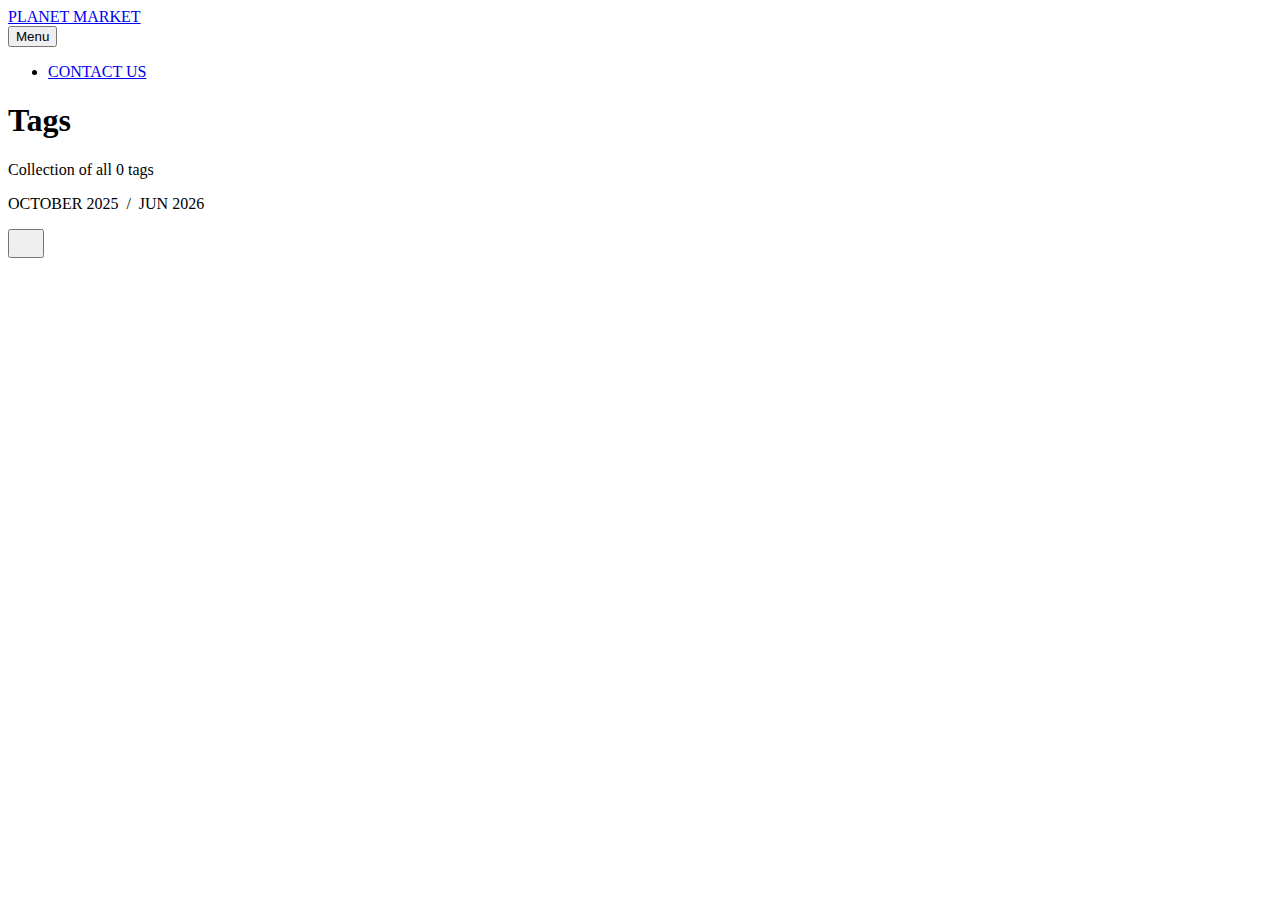
<file: tags/index.html>
<!DOCTYPE html>
<html lang="en-in">
    <head>
        <meta charset="utf-8">
        <meta http-equiv="X-UA-Compatible" content="IE=edge">
        <meta name="viewport" content="width=device-width, initial-scale=1">
            <title>All tags - PLANET MARKET </title>
        
        <meta name="robots" content="noindex,nofollow"> 
        <meta name="generator" content="Publii Open-Source CMS for Static Site">

        
        <link rel="alternate" type="application/atom+xml" href="https://Planetmarket.github.io/Planetmarket.github.io/feed.xml" title="PLANET MARKET  - RSS">
<link rel="alternate" type="application/json" href="https://Planetmarket.github.io/Planetmarket.github.io/feed.json" title="PLANET MARKET  - JSON">

        <meta property="og:title" content="PLANET MARKET "><meta property="og:site_name" content="PLANET MARKET "><meta property="og:description" content=""><meta property="og:url" content="https://Planetmarket.github.io/Planetmarket.github.io/tags/"><meta property="og:type" content="website">
        
        <link rel="stylesheet" href="https://Planetmarket.github.io/Planetmarket.github.io/assets/css/style.css">
        <script type="application/ld+json">{"@context":"http://schema.org","@type":"Organization","name":"PLANET MARKET ","url":"https://Planetmarket.github.io/Planetmarket.github.io/"}</script>
        <noscript>
            <style>
                img[loading] {
                    opacity: 1;
                }
            </style>
        </noscript>	
        
    </head>
    <body class="tags-template">
        <header class="top js-header">
   <a class="logo" href="https://Planetmarket.github.io/Planetmarket.github.io/">
         PLANET MARKET 
   </a>
         <nav class="navbar js-navbar">
            <button
               class="navbar__toggle js-toggle"
               aria-label="Menu"
               aria-haspopup="true"
               aria-expanded="false">
               <span class="navbar__toggle-box">
                  <span class="navbar__toggle-inner">Menu</span>
               </span>
            </button>
          <ul class="navbar__menu">
                   <li>
                     <a
                        href="https://Planetmarket.github.io/Planetmarket.github.io/join-us.html"
                           target="_self"
      >
                        CONTACT US 
                    </a>
      
               </li>
          </ul>
         </nav>
</header>
<main class="page page--tags">
   <div class="hero hero--noimage">
      <header class="hero__content ">
         <div class="wrapper">
            <h1>
               Tags 
            </h1>
            <p class="page__desc">
               Collection of all  0 tags
            </p>
         </div>
      </header>
   </div>
   <div class="wrapper">
      <ul class="feed feed--grid">
      </ul>
   </div>
</main>
<footer class="footer ">
    <div class="wrapper">
        
            <div class="footer__copyright">
                <p>OCTOBER 2025  /  JUN 2026 </p>
            </div>

        
            <button id="backToTop" class="footer__bttop" aria-label="Back to top" title="Back to top">
                <svg width="20" height="20">
                    <use xlink:href="https://Planetmarket.github.io/Planetmarket.github.io/assets/svg/svg-map.svg#toparrow"/>
                </svg>
            </button>
    </div>
</footer>

<script defer src="https://Planetmarket.github.io/Planetmarket.github.io/assets/js/scripts.min.js"></script>

<script>window.publiiThemeMenuConfig={mobileMenuMode:'overlay',animationSpeed:300,submenuWidth: 240,doubleClickTime:500,mobileMenuExpandableSubmenus:true,relatedContainerForOverlayMenuSelector:'.top'};</script>





</body>
</html>
</file>
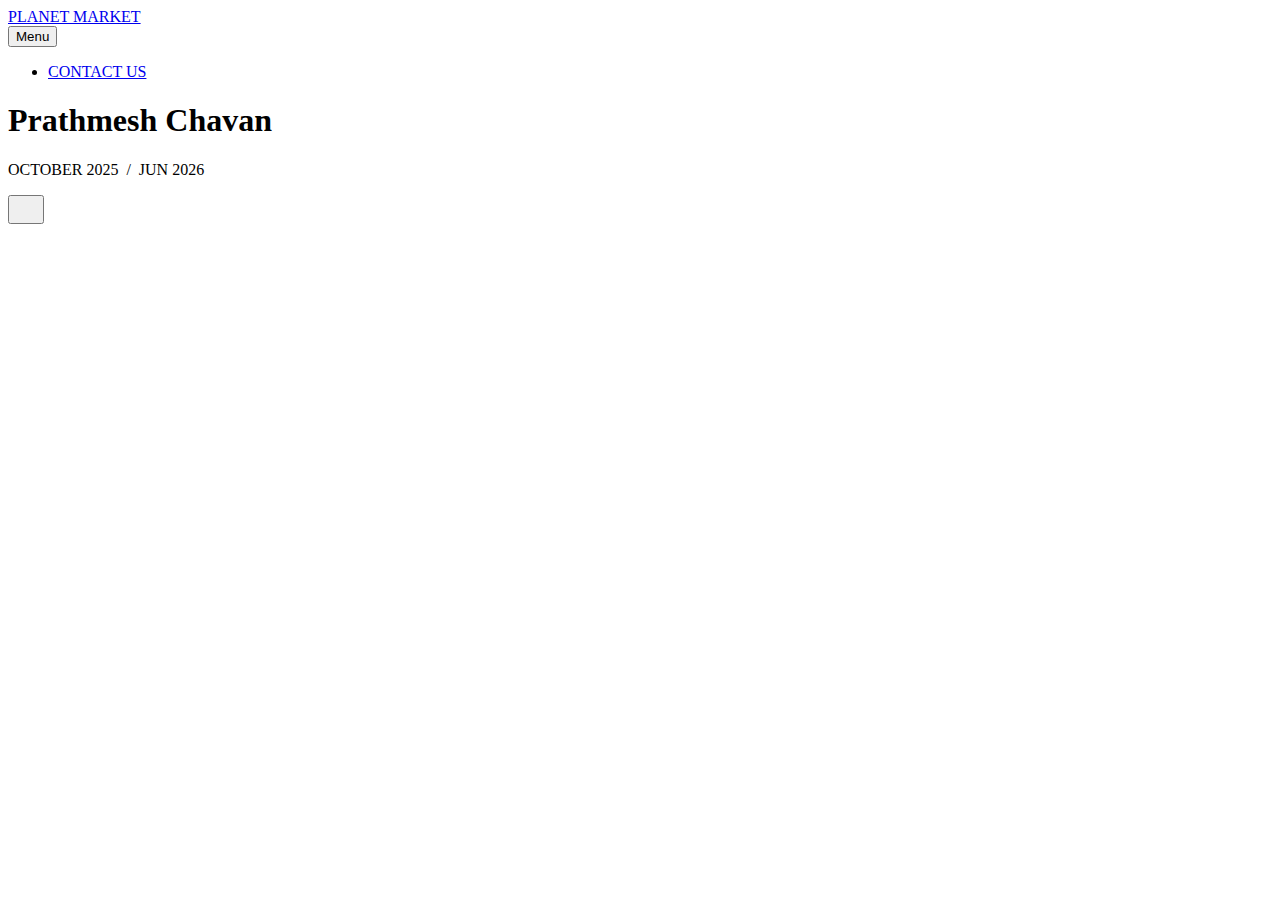
<file: authors/prathmesh-chavan/index.html>
<!DOCTYPE html><html lang="en-in"><head><meta charset="utf-8"><meta http-equiv="X-UA-Compatible" content="IE=edge"><meta name="viewport" content="width=device-width,initial-scale=1"><title>Author: Prathmesh Chavan - PLANET MARKET</title><meta name="robots" content="noindex,nofollow"><meta name="generator" content="Publii Open-Source CMS for Static Site"><link rel="alternate" type="application/atom+xml" href="https://Planetmarket.github.io/Planetmarket.github.io/feed.xml" title="PLANET MARKET  - RSS"><link rel="alternate" type="application/json" href="https://Planetmarket.github.io/Planetmarket.github.io/feed.json" title="PLANET MARKET  - JSON"><meta property="og:title" content="Prathmesh Chavan"><meta property="og:site_name" content="PLANET MARKET "><meta property="og:description" content=""><meta property="og:url" content="https://Planetmarket.github.io/Planetmarket.github.io/authors/prathmesh-chavan/"><meta property="og:type" content="website"><link rel="stylesheet" href="https://Planetmarket.github.io/Planetmarket.github.io/assets/css/style.css?v=9c1049b855076887d7dc0346c25f75a4"><script type="application/ld+json">{"@context":"http://schema.org","@type":"Organization","name":"PLANET MARKET ","url":"https://Planetmarket.github.io/Planetmarket.github.io/"}</script><noscript><style>img[loading] {
                    opacity: 1;
                }</style></noscript></head><body class="author-template"><header class="top js-header"><a class="logo" href="https://Planetmarket.github.io/Planetmarket.github.io/">PLANET MARKET</a><nav class="navbar js-navbar"><button class="navbar__toggle js-toggle" aria-label="Menu" aria-haspopup="true" aria-expanded="false"><span class="navbar__toggle-box"><span class="navbar__toggle-inner">Menu</span></span></button><ul class="navbar__menu"><li><a href="https://Planetmarket.github.io/Planetmarket.github.io/join-us.html" target="_self">CONTACT US</a></li></ul></nav></header><main class="page page--author"><div class="hero hero--noimage"><header class="hero__content"><div class="wrapper page--author__wrapper"><div><h1>Prathmesh Chavan</h1></div></div></header></div></main><footer class="footer"><div class="wrapper"><div class="footer__copyright"><p>OCTOBER 2025  /  JUN 2026 </p></div><button id="backToTop" class="footer__bttop" aria-label="Back to top" title="Back to top"><svg width="20" height="20"><use xlink:href="https://Planetmarket.github.io/Planetmarket.github.io/assets/svg/svg-map.svg#toparrow"/></svg></button></div></footer><script defer="defer" src="https://Planetmarket.github.io/Planetmarket.github.io/assets/js/scripts.min.js?v=700105c316933a8202041b6415abb233"></script><script>window.publiiThemeMenuConfig={mobileMenuMode:'overlay',animationSpeed:300,submenuWidth: 240,doubleClickTime:500,mobileMenuExpandableSubmenus:true,relatedContainerForOverlayMenuSelector:'.top'};</script><script>var images = document.querySelectorAll('img[loading]');
        for (var i = 0; i < images.length; i++) {
            if (images[i].complete) {
                images[i].classList.add('is-loaded');
            } else {
                images[i].addEventListener('load', function () {
                    this.classList.add('is-loaded');
                }, false);
            }
        }</script></body></html>
</file>
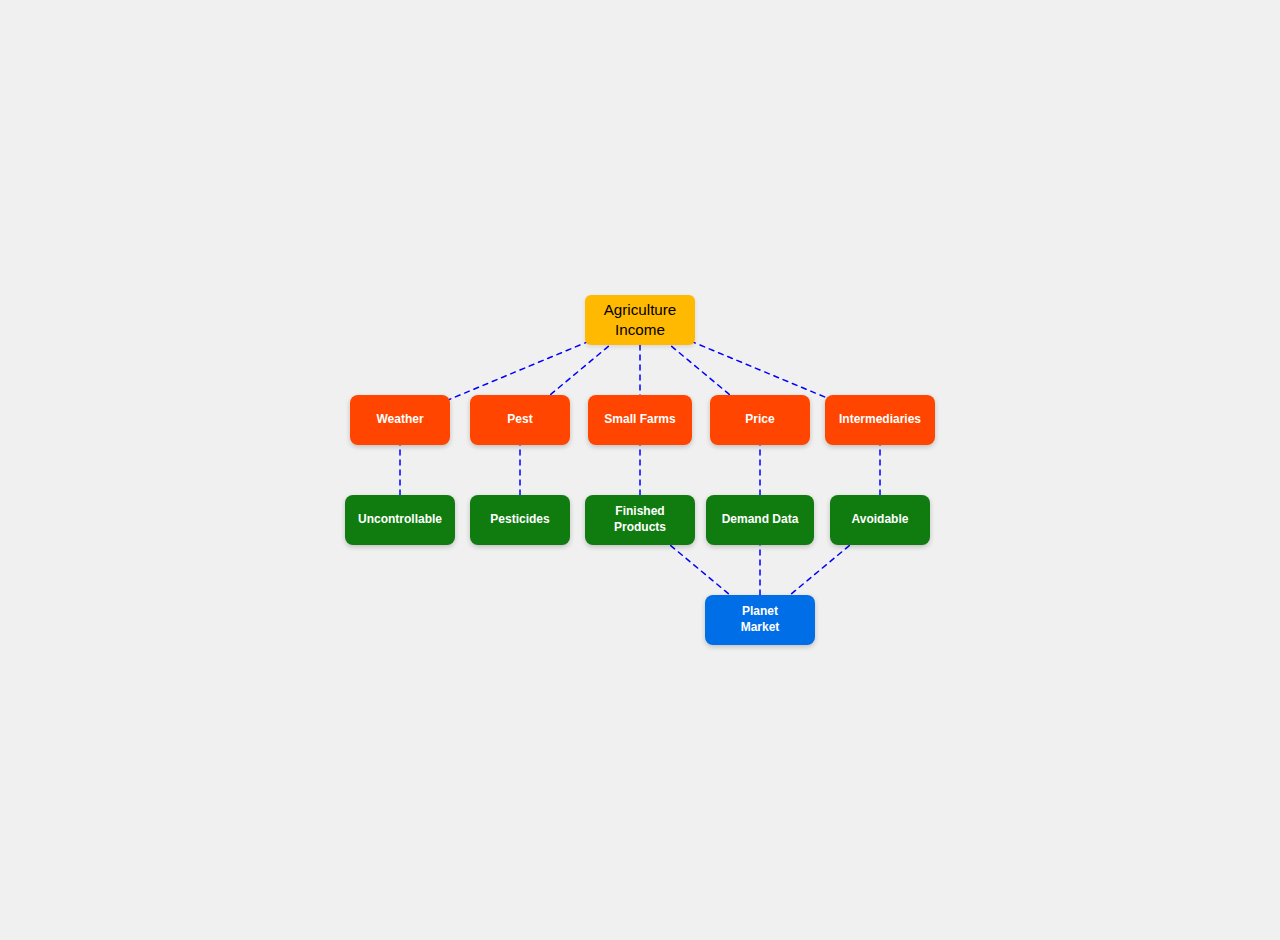
<file: agro buttons.html>
<!DOCTYPE html>
<html lang="en">
<head>
<meta charset="UTF-8">
<meta name="viewport" content="width=device-width, initial-scale=1.0">
<title>Interactive Grid Flow</title>
<style>
    body {
        margin: 0;
        padding: 20px;
        display: flex;
        justify-content: center;
        align-items: center;
        min-height: 100vh;
        background: #f0f0f0;
    }

    .grid-container {
        display: grid;
        grid-template-columns: repeat(5, 120px);
        grid-template-rows: repeat(4, 100px);
        gap: 0;
        position: relative;
    }

    .grid-cell {
        width: 120px;
        height: 100px;
        display: flex;
        justify-content: center;
        align-items: center;
        position: relative;
        text-align: center;
    }

    button {
        font-size: 12px;
        font-weight: 600;
        border: none;
        border-radius: 8px;
        cursor: pointer;
        transition: all 0.3s;
        box-shadow: 0 2px 5px rgba(0,0,0,0.2);
        position: relative;
        z-index: 10;
        opacity: 1;
        line-height: 1.3;
        text-align: center;
        white-space: normal;
        word-wrap: break-word;

        /* UNIFORM HEIGHT + ADAPTIVE WIDTH */
        height: 50px;
        padding: 6px 16px;
        display: flex;
        align-items: center;
        justify-content: center;
        width: auto;
        min-width: 100px;
        max-width: 110px;
    }

    button:hover {
        transform: translateY(-2px);
        box-shadow: 0 4px 8px rgba(0,0,0,0.3);
    }

/* Modern Material / Bootstrap-like buttons */

.row1-btn {
    background: #FFC107;   /* Material UI Yellow 500 */
    color: #212121;        /* Dark text for contrast */
    border-radius: 6px;
    border: none;
    padding: 10px 22px;
    font-weight: 500;
    font-size: 0.95rem;
    box-shadow: 0 2px 4px rgba(0,0,0,0.1);
    transition: all 0.25s ease-in-out;
}

    .row1-btn { background: #FFB900; color: #000; }   /* Yellow/Orange */
    .row7-btn { background: #006ee6; color: #fff; }   /* Blue */
    .row5-btn { background: #107C10; color: #fff; }   /* Green */
    .row3-btn { background: #ff4500; color: #fff  }   /* Red */
    

    button:active {
        transform: translateY(0);
    }

    svg {
        position: absolute;
        top: 0;
        left: 0;
        width: 100%;
        height: 100%;
        pointer-events: none;
        z-index: 5;
    }

    .line {
        stroke: #00f;
        stroke-width: 1.5;
        fill: none;
        stroke-linecap: round;
        stroke-dasharray: 5 5;
        animation: flow 2s linear infinite;
    }

    @keyframes flow {
        to {
            stroke-dashoffset: -20;
        }
    }

    .grid-container:hover .line {
        stroke: #00f;
        filter: drop-shadow(0 0 5px #00f);
    }
</style>
</head>
<body>
    <div class="grid-container">
        <svg width="600" height="400">
            <!-- Lines from all row 2 buttons to row 1 button (1,3) -->
            <line class="line" x1="60" y1="150" x2="300" y2="50" />
            <line class="line" x1="180" y1="150" x2="300" y2="50" />
            <line class="line" x1="300" y1="150" x2="300" y2="50" />
            <line class="line" x1="420" y1="150" x2="300" y2="50" />
            <line class="line" x1="540" y1="150" x2="300" y2="50" />

            <!-- Lines from row 2 buttons to row 3 buttons (vertical connections) -->
            <line class="line" x1="60" y1="150" x2="60" y2="250" />
            <line class="line" x1="180" y1="150" x2="180" y2="250" />
            <line class="line" x1="300" y1="150" x2="300" y2="250" />
            <line class="line" x1="420" y1="150" x2="420" y2="250" />
            <line class="line" x1="540" y1="150" x2="540" y2="250" />

            <!-- Lines from row 3 buttons (columns 3,4,5) to row 4 button (4,4) -->
            <line class="line" x1="300" y1="250" x2="420" y2="350" />
            <line class="line" x1="420" y1="250" x2="420" y2="350" />
            <line class="line" x1="540" y1="250" x2="420" y2="350" />
        </svg>

        <!-- Row 1 -->
        <div class="grid-cell"></div>
        <div class="grid-cell"></div>
        <div class="grid-cell"><button class="row1-btn">Agriculture Income</button></div>
        <div class="grid-cell"></div>
        <div class="grid-cell"></div>
        
        <!-- Row 2 -->
        <div class="grid-cell"><button class="row3-btn">Weather</button></div>
        <div class="grid-cell"><button class="row3-btn">Pest</button></div>
        <div class="grid-cell"><button class="row3-btn">Small Farms</button></div>
        <div class="grid-cell"><button class="row3-btn">Price</button></div>
        <div class="grid-cell"><button class="row3-btn">Intermediaries</button></div>
        
        <!-- Row 3 -->
        <div class="grid-cell"><button class="row5-btn">Uncontrollable</button></div>
        <div class="grid-cell"><button class="row5-btn">Pesticides</button></div>
        <div class="grid-cell"><button class="row5-btn">Finished Products</button></div>
        <div class="grid-cell"><button class="row5-btn">Demand Data</button></div>
        <div class="grid-cell"><button class="row5-btn">Avoidable</button></div>
        
        <!-- Row 4 -->
        <div class="grid-cell"></div>
        <div class="grid-cell"></div>
        <div class="grid-cell"></div>
        <div class="grid-cell"><button class="row7-btn">Planet Market</button></div>
        <div class="grid-cell"></div>
    </div>
    
    <script>
        // Add button click interactivity
        document.querySelectorAll('button').forEach(btn => {
            btn.addEventListener('click', function() {
                alert('Button clicked: ' + this.textContent);
            });
        });
    </script>
</body>
</html>
</file>
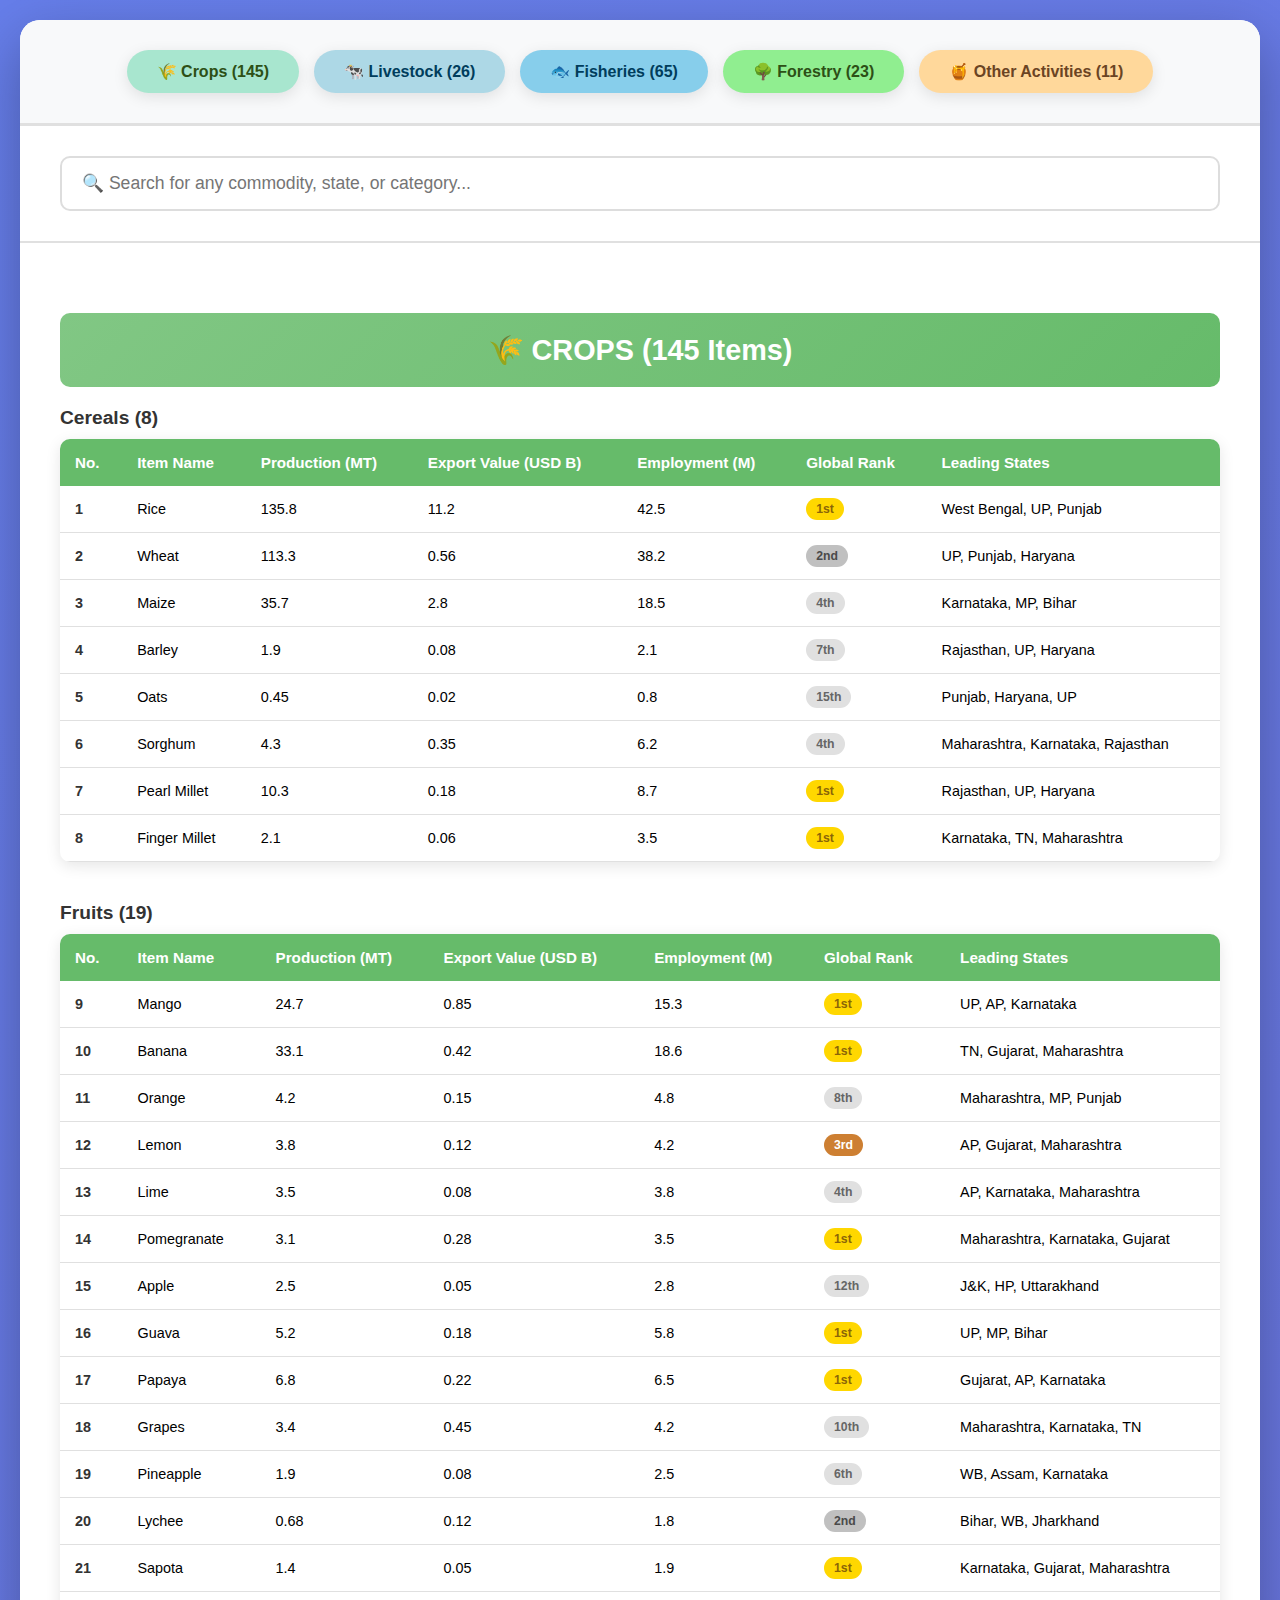
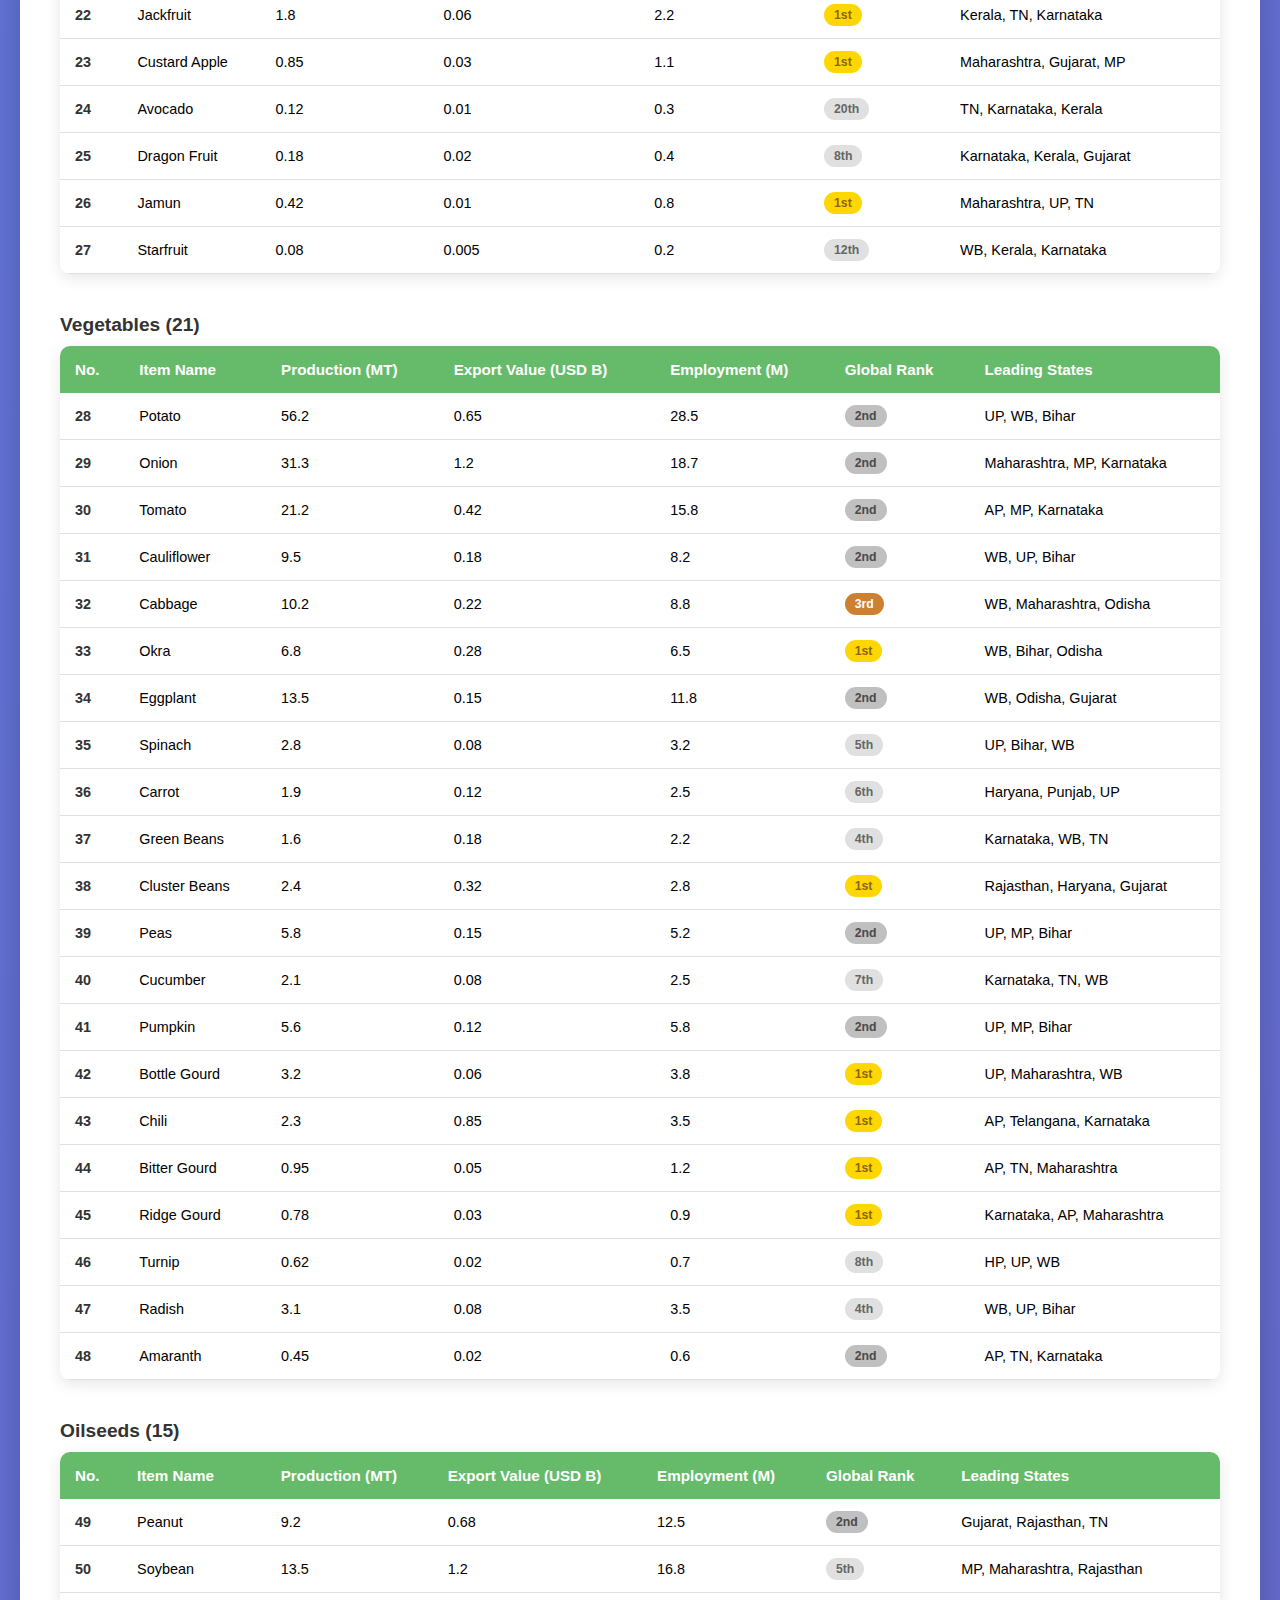
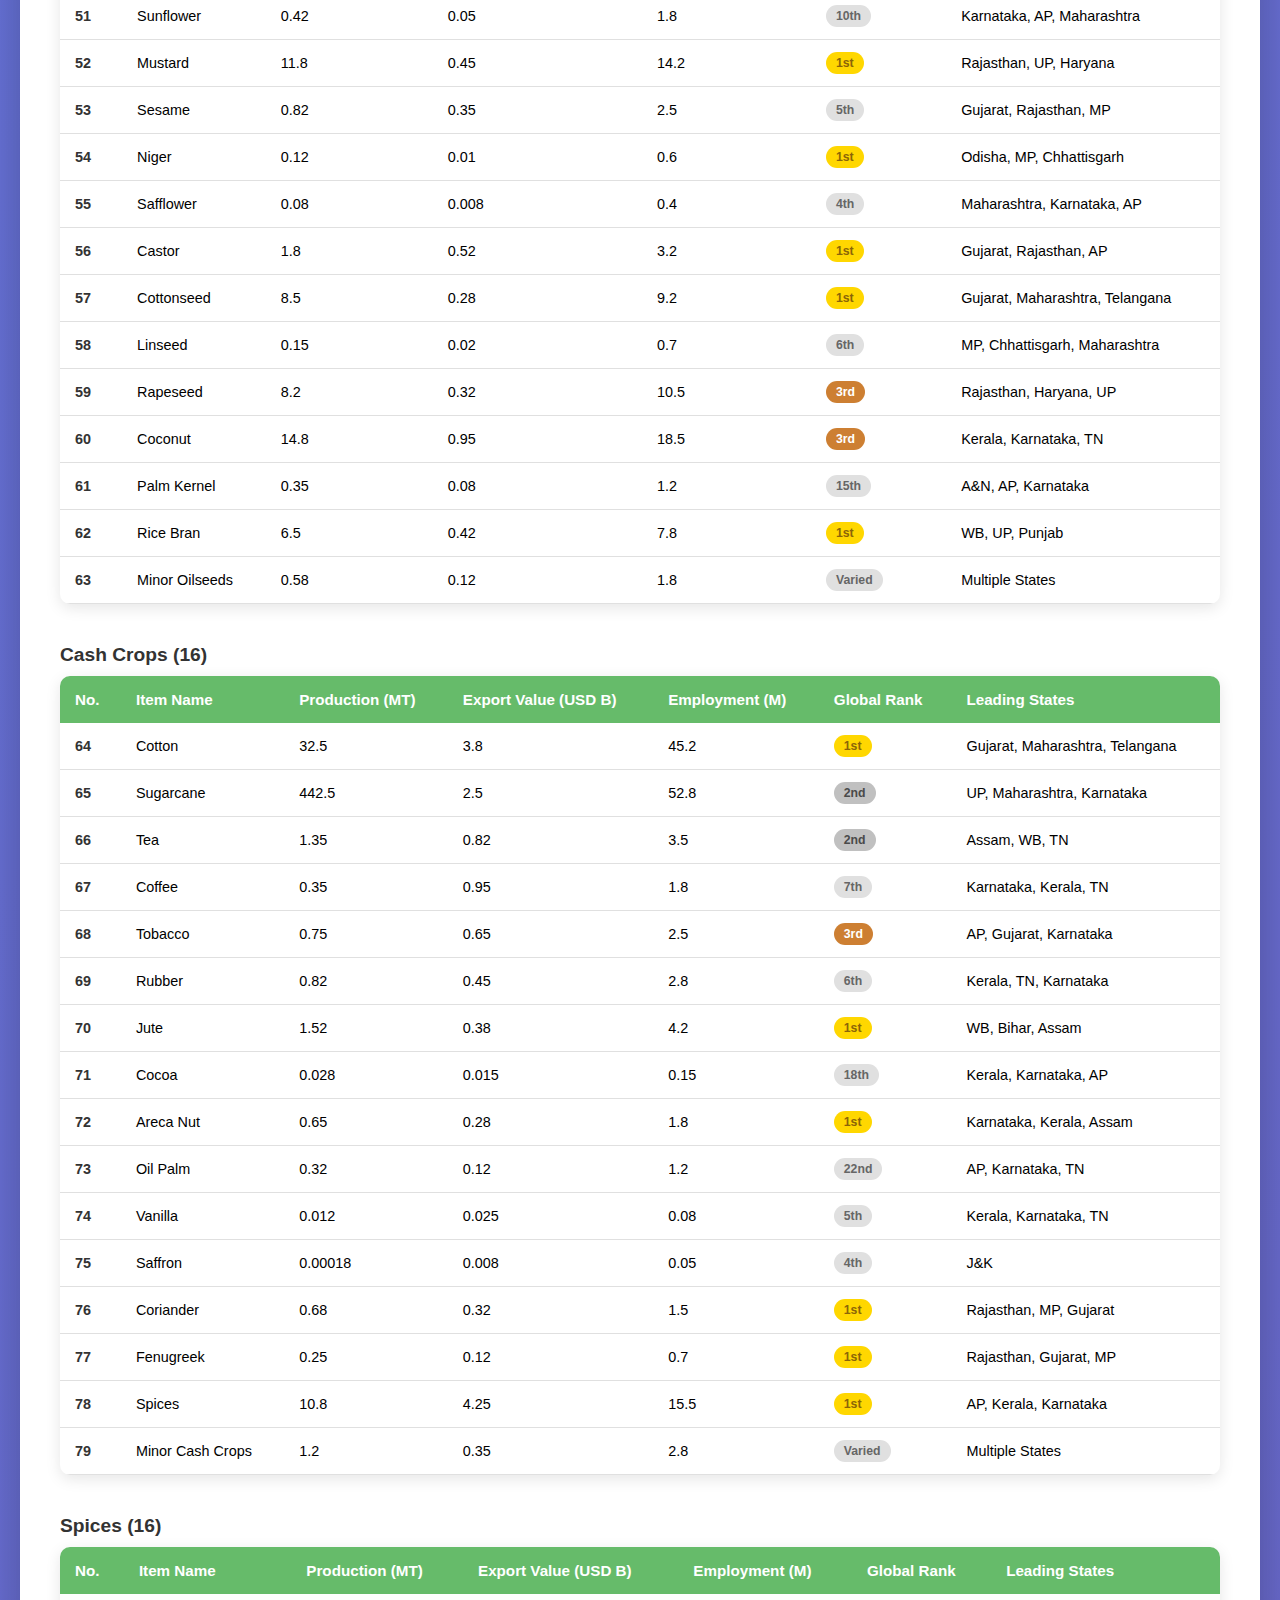
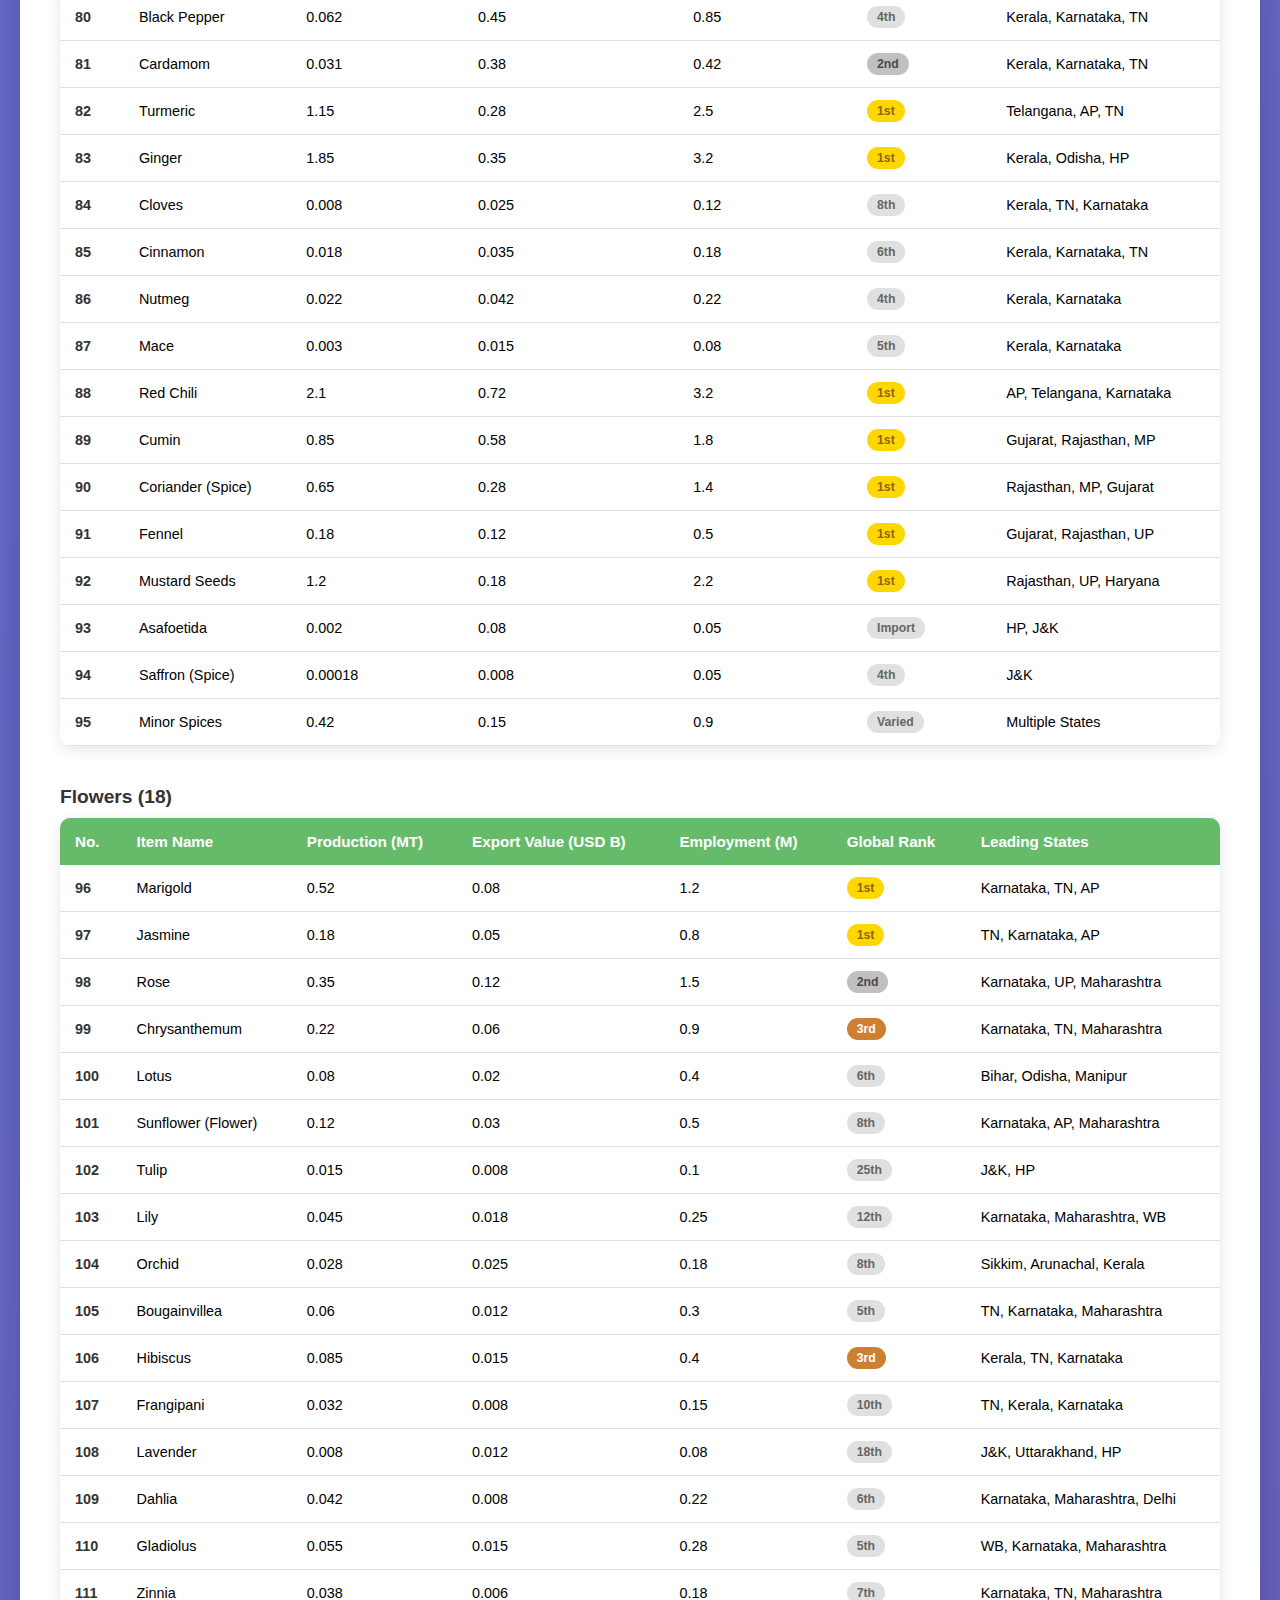
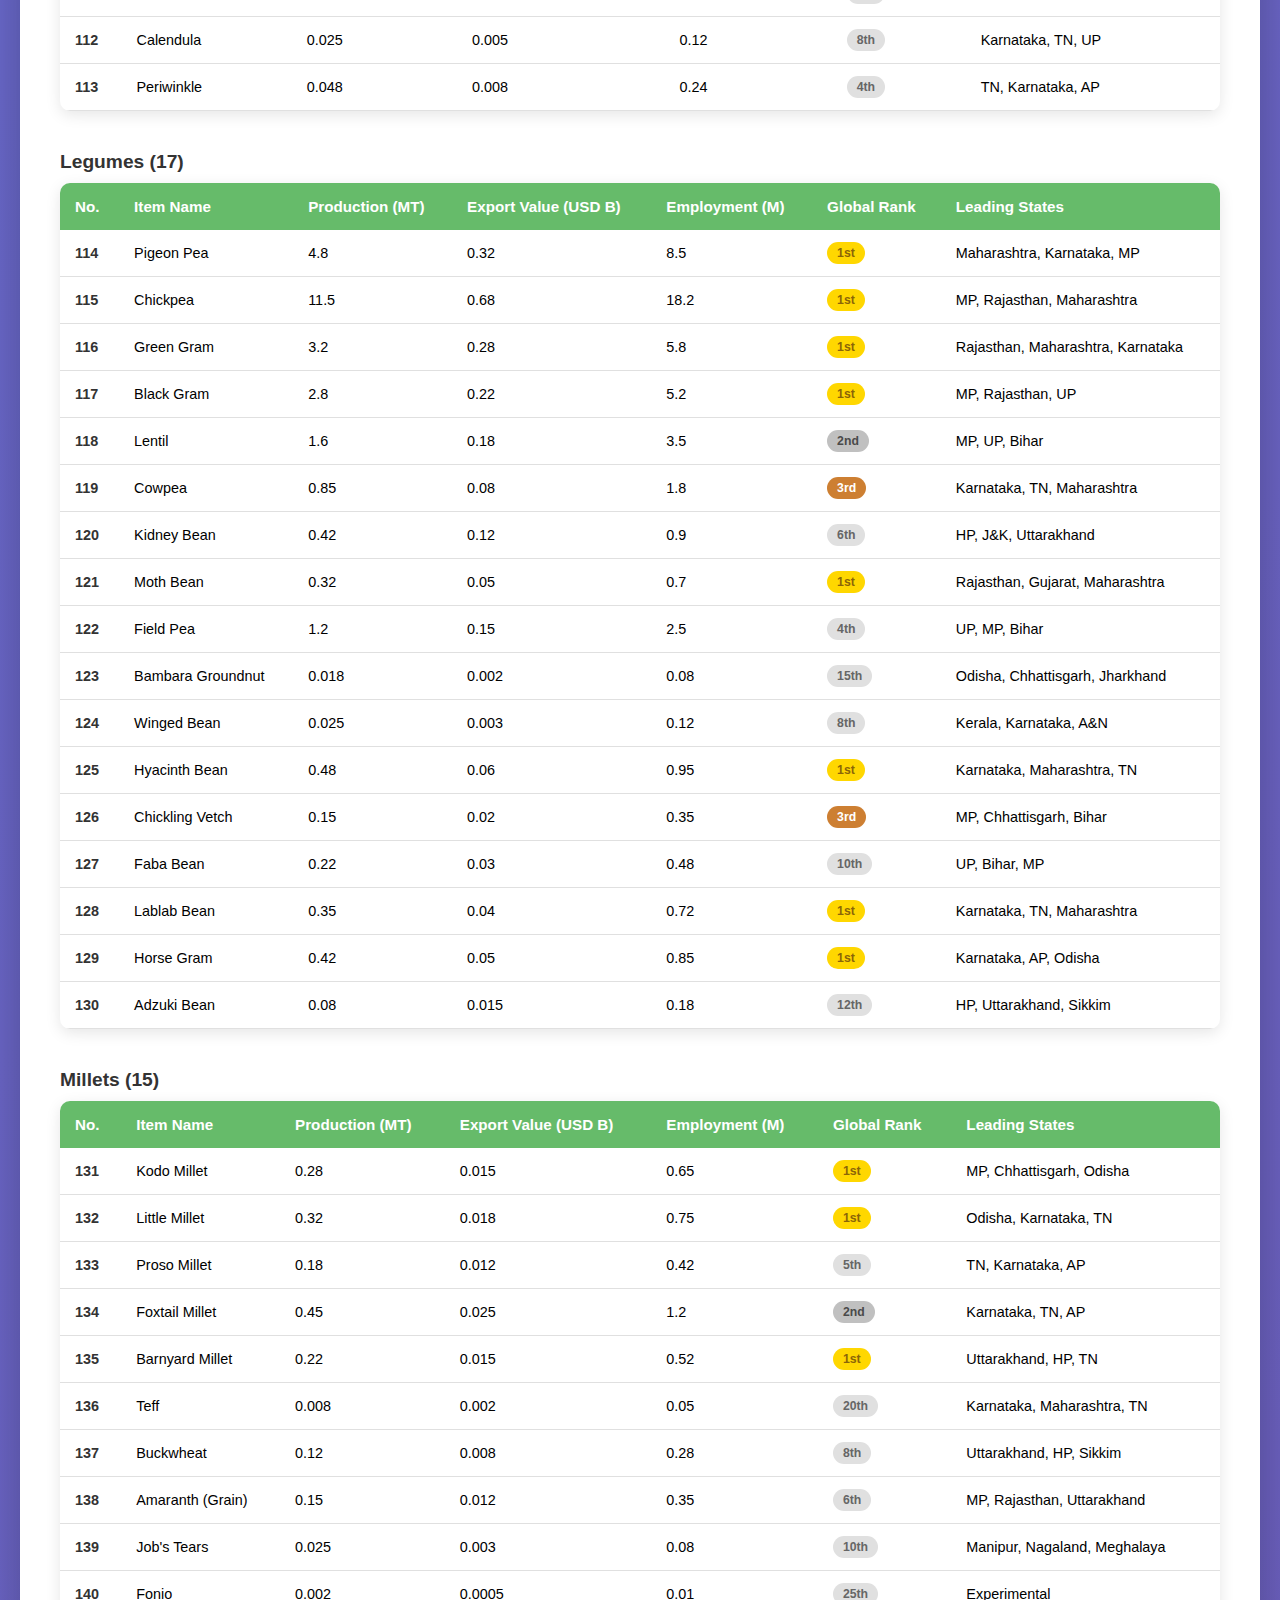
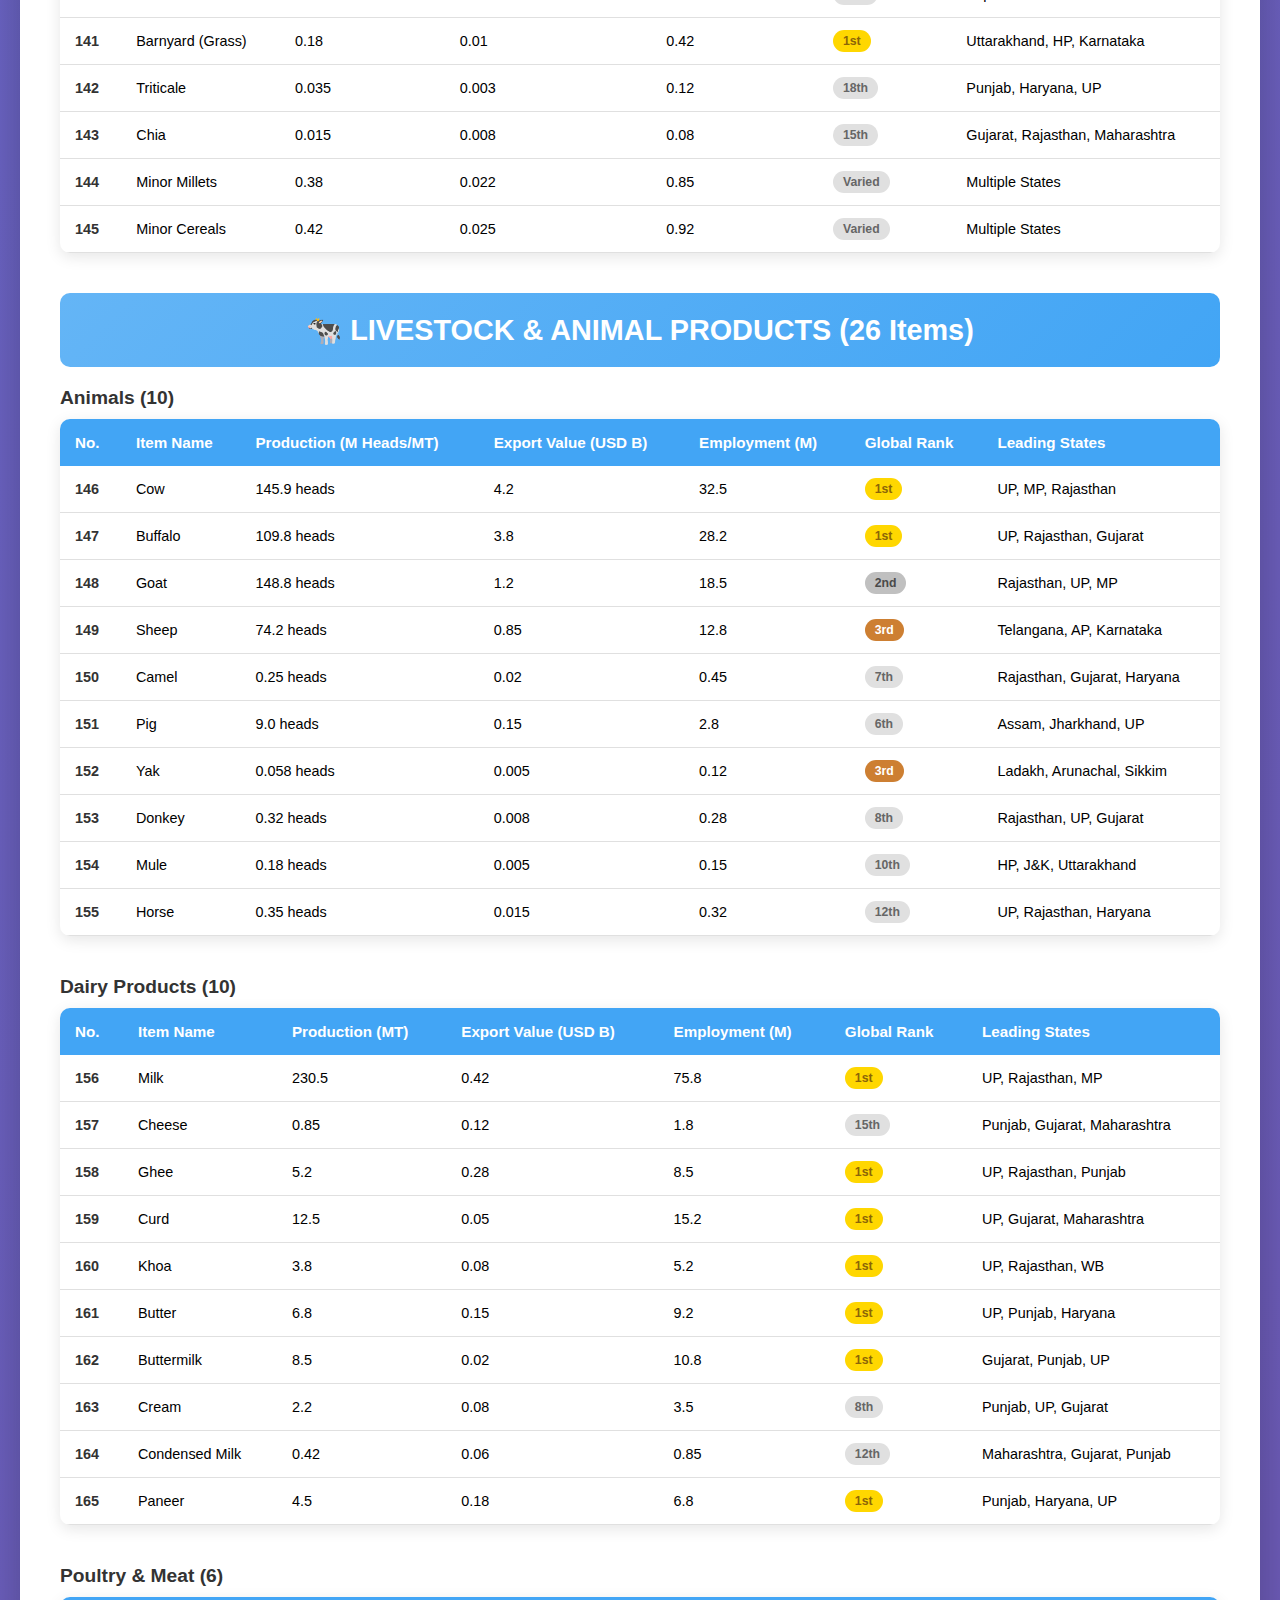
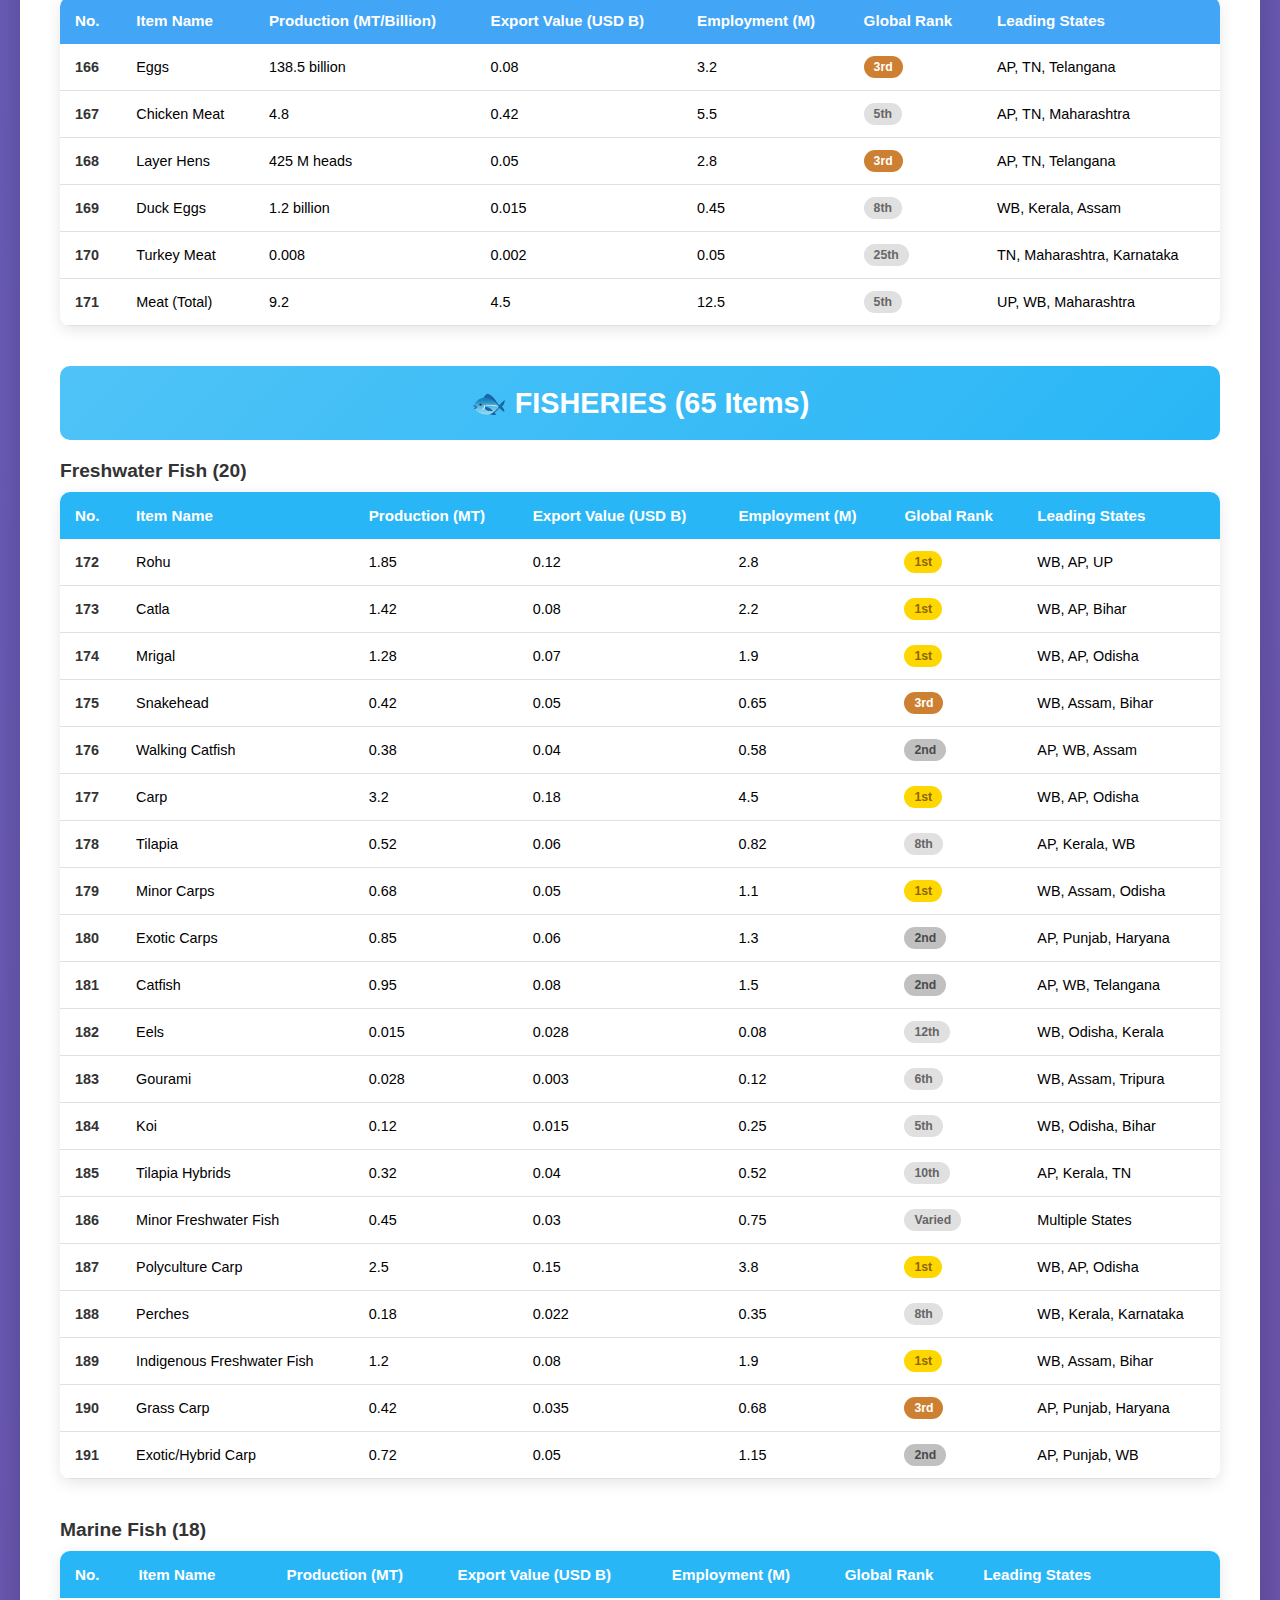
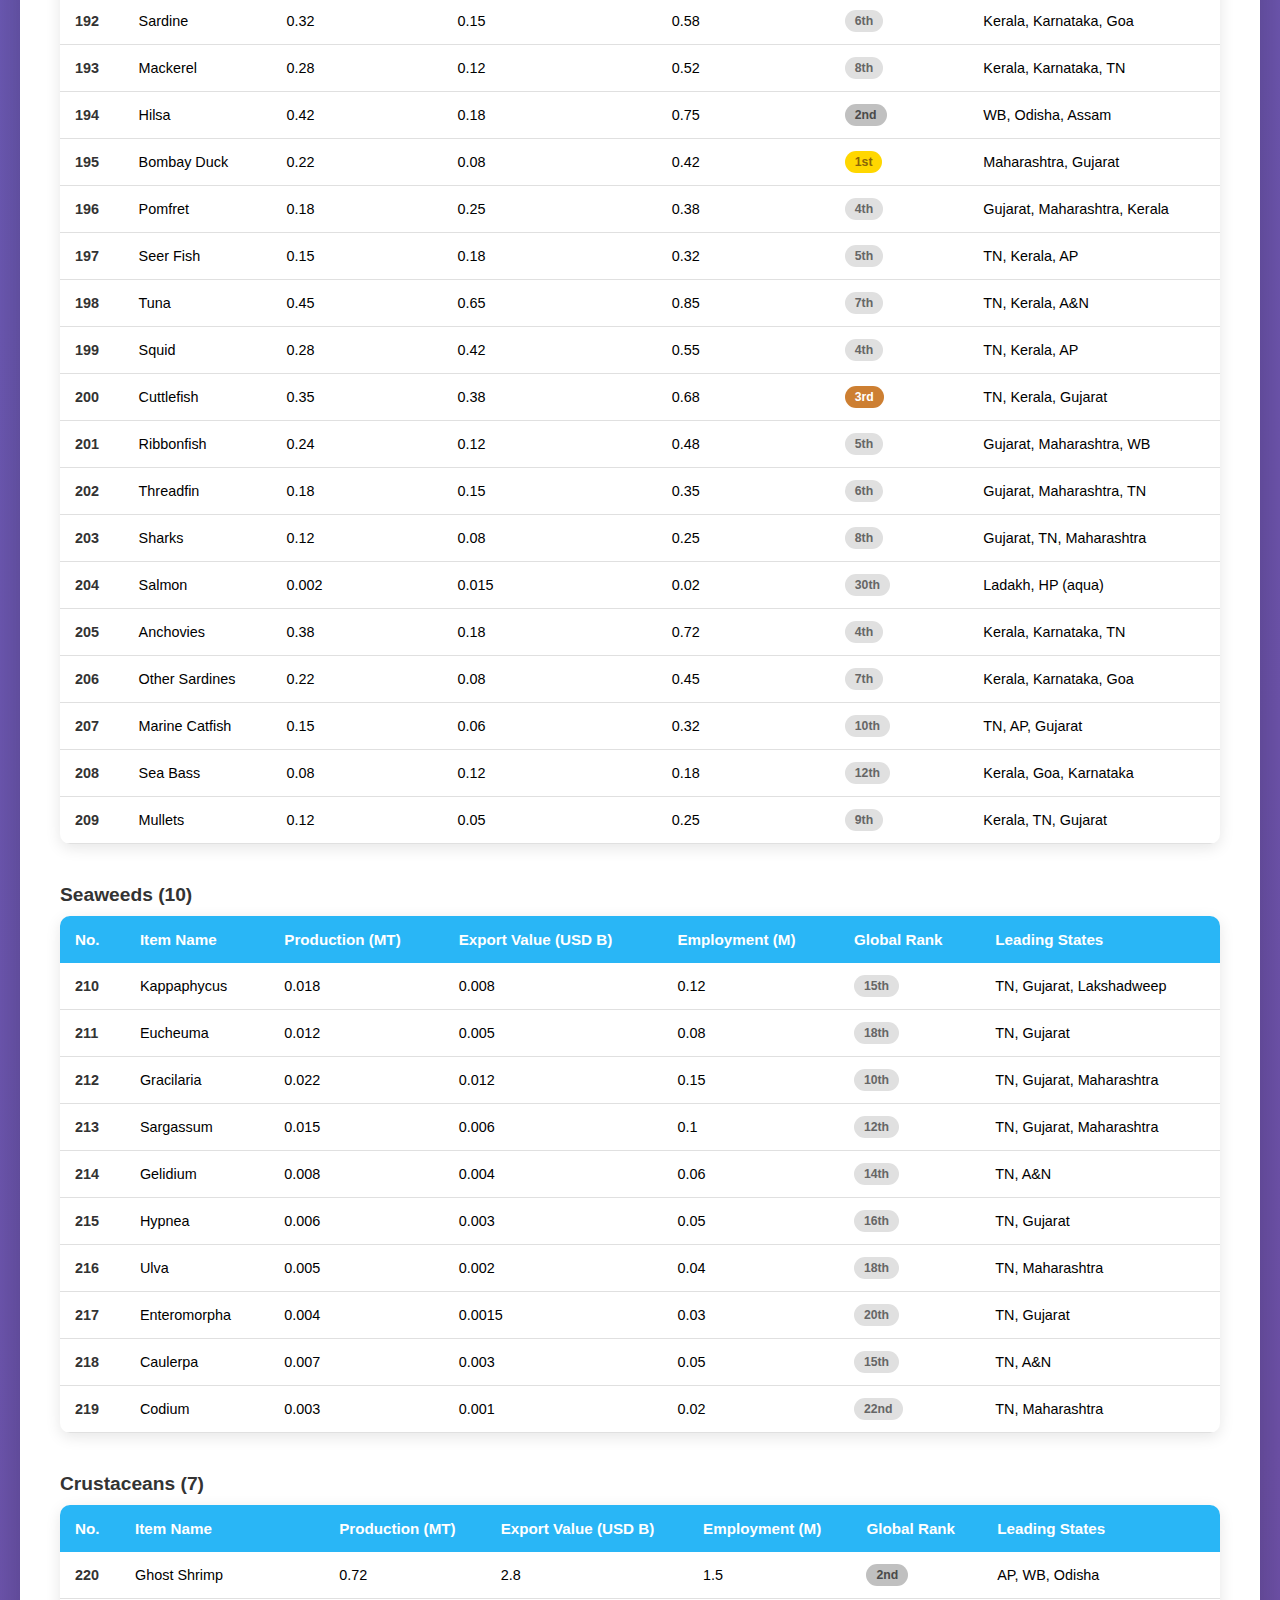
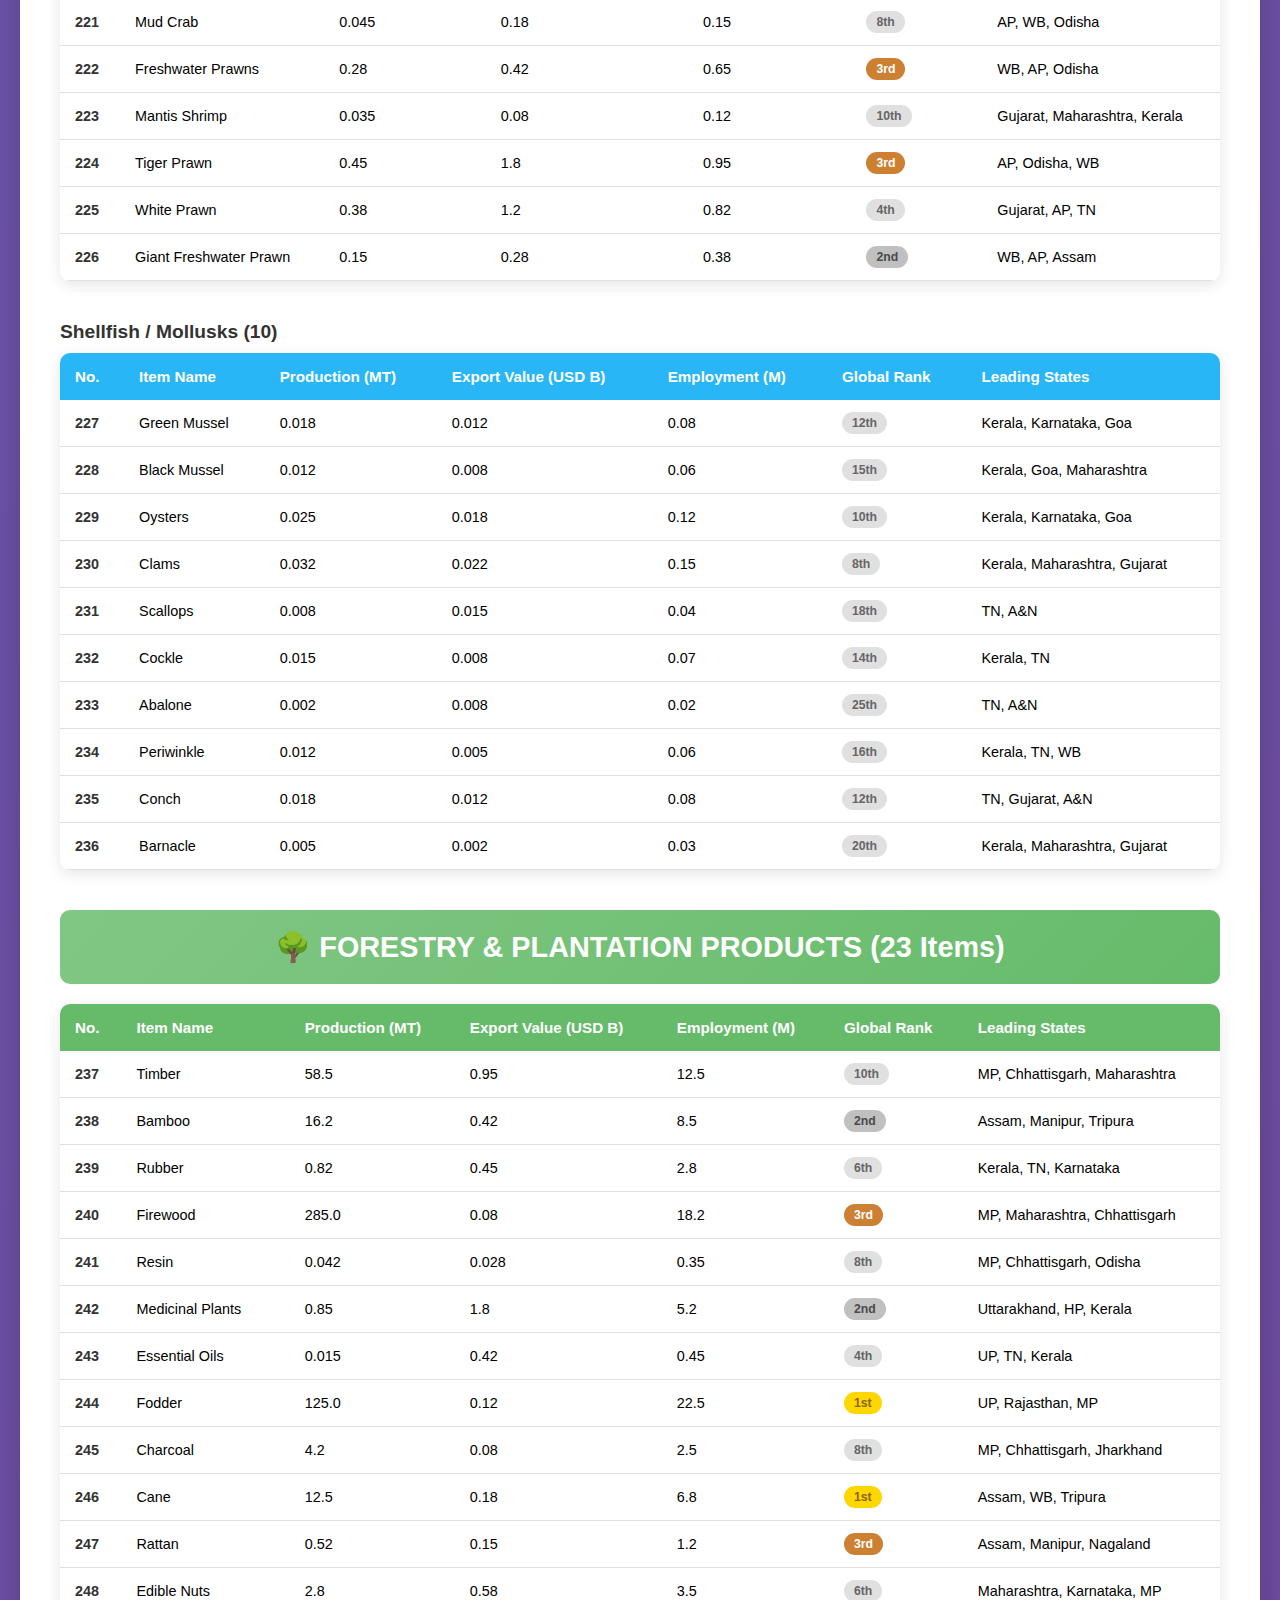
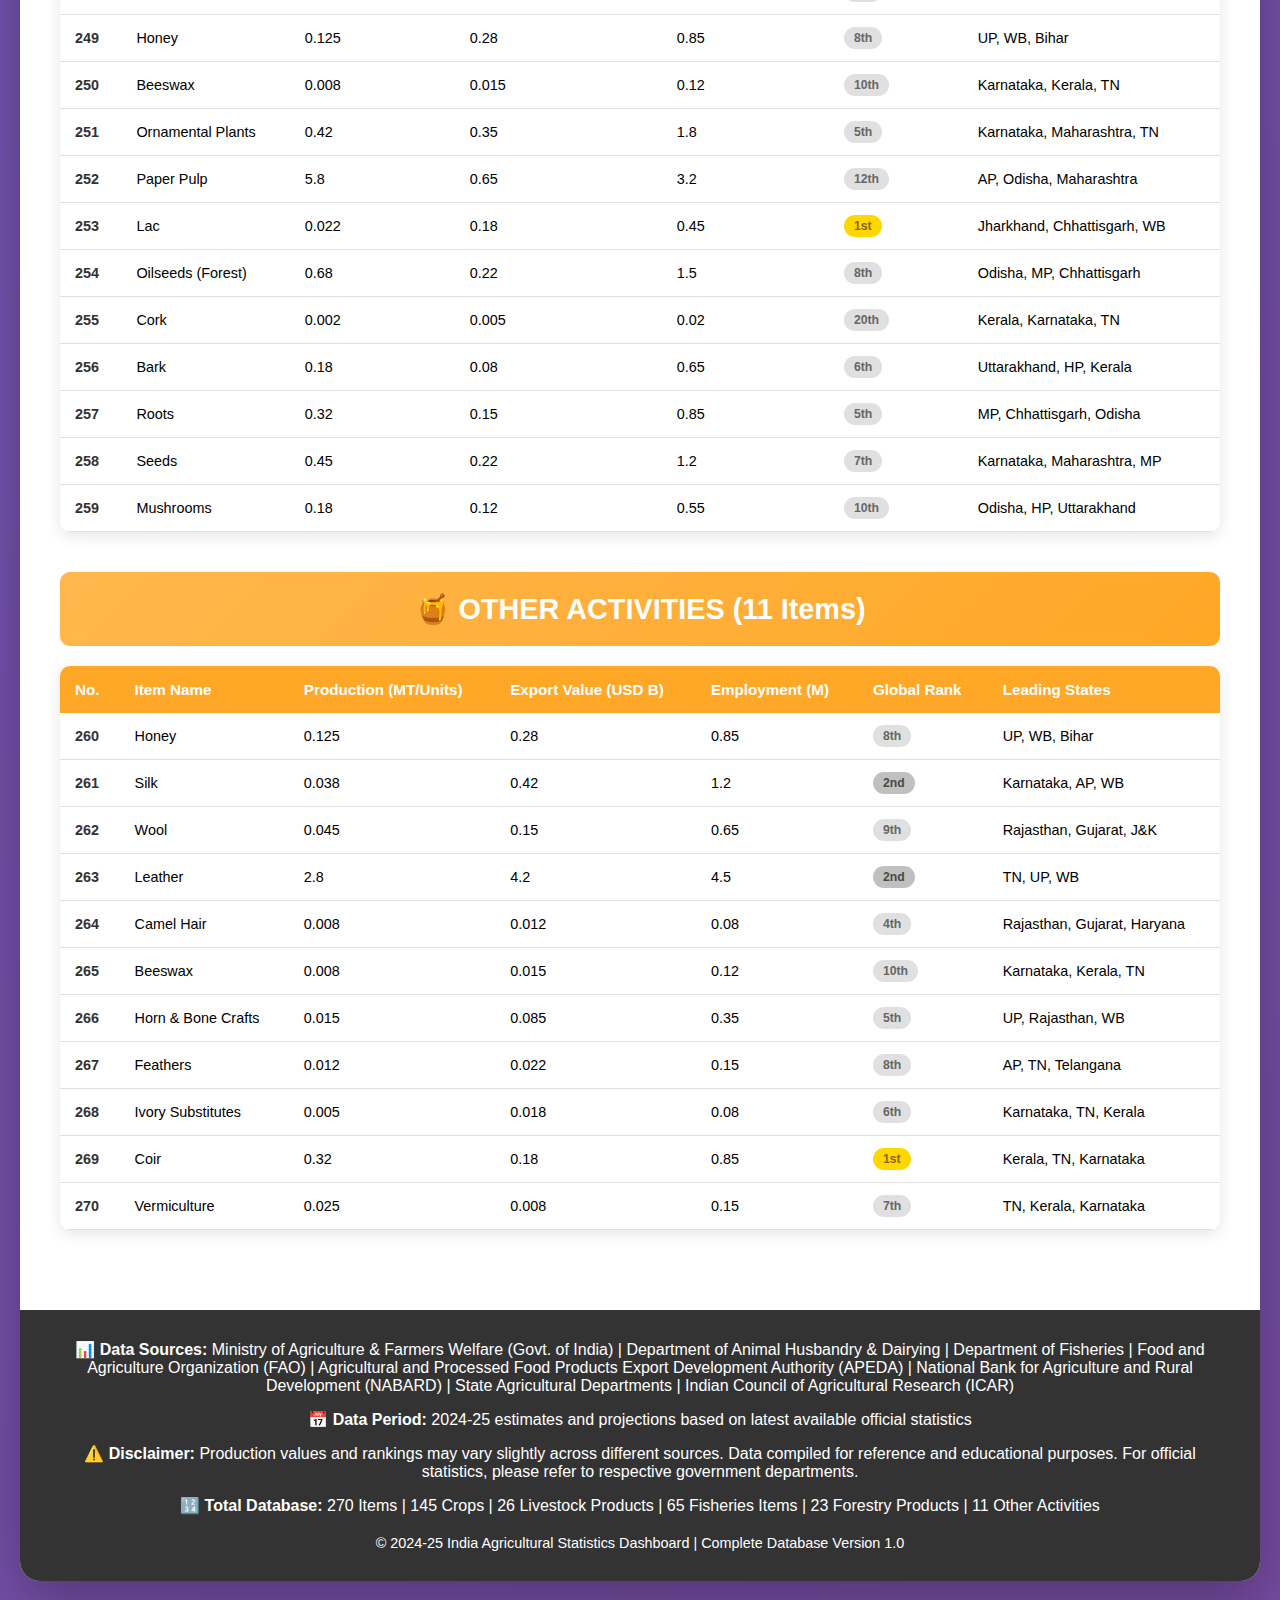
<file: fined 270.html>
</html><!DOCTYPE html>
<html lang="en">
<head>
    <meta charset="UTF-8">
    <meta name="viewport" content="width=device-width, initial-scale=1.0">
    <title>India Agricultural Statistics 2024-25 - Complete Database</title>
    <style>
        * {
            margin: 0;
            padding: 0;
            box-sizing: border-box;
        }

        body {
            font-family: 'Segoe UI', Tahoma, Geneva, Verdana, sans-serif;
            background: linear-gradient(135deg, #667eea 0%, #764ba2 100%);
            min-height: 100vh;
            padding: 20px;
        }

        .container {
            max-width: 1400px;
            margin: 0 auto;
            background: white;
            border-radius: 20px;
            box-shadow: 0 20px 60px rgba(0,0,0,0.3);
            overflow: hidden;
        }

        .intro-section {
            background: linear-gradient(135deg, #667eea 0%, #764ba2 100%);
            color: white;
            padding: 60px 40px;
            text-align: center;
        }

        .intro-section h1 {
            font-size: 3em;
            margin-bottom: 20px;
            text-shadow: 2px 2px 4px rgba(0,0,0,0.3);
        }

        .intro-section p {
            font-size: 1.3em;
            line-height: 1.8;
            max-width: 900px;
            margin: 0 auto 30px;
        }

        .stats-grid {
            display: grid;
            grid-template-columns: repeat(auto-fit, minmax(200px, 1fr));
            gap: 20px;
            margin-top: 40px;
        }

        .stat-card {
            background: rgba(255,255,255,0.2);
            padding: 20px;
            border-radius: 10px;
            backdrop-filter: blur(10px);
        }

        .stat-card h3 {
            font-size: 2.5em;
            margin-bottom: 10px;
        }

        .stat-card p {
            font-size: 1em;
        }

        .nav-section {
            background: #f8f9fa;
            padding: 30px 40px;
            border-bottom: 3px solid #e0e0e0;
        }

        .nav-buttons {
            display: flex;
            flex-wrap: wrap;
            gap: 15px;
            justify-content: center;
        }

        .nav-btn {
            padding: 12px 30px;
            border: none;
            border-radius: 25px;
            font-size: 1em;
            cursor: pointer;
            transition: all 0.3s;
            font-weight: 600;
            box-shadow: 0 4px 15px rgba(0,0,0,0.1);
        }

        .nav-btn.crops { background: #a8e6cf; color: #2d5016; }
        .nav-btn.livestock { background: #add8e6; color: #003d5c; }
        .nav-btn.fisheries { background: #87ceeb; color: #003d5c; }
        .nav-btn.forestry { background: #90ee90; color: #2d5016; }
        .nav-btn.other { background: #ffd89b; color: #6b4423; }

        .nav-btn:hover {
            transform: translateY(-3px);
            box-shadow: 0 6px 20px rgba(0,0,0,0.2);
        }

        .search-section {
            padding: 30px 40px;
            background: white;
            border-bottom: 2px solid #e0e0e0;
        }

        .search-box {
            width: 100%;
            padding: 15px 20px;
            font-size: 1.1em;
            border: 2px solid #ddd;
            border-radius: 10px;
            outline: none;
            transition: border 0.3s;
        }

        .search-box:focus {
            border-color: #667eea;
        }

        .table-section {
            padding: 40px;
        }

        .category-header {
            padding: 20px;
            margin: 30px 0 20px;
            border-radius: 10px;
            color: white;
            font-size: 1.8em;
            font-weight: bold;
            text-align: center;
        }

        .category-header.crops { background: linear-gradient(135deg, #81c784, #66bb6a); }
        .category-header.livestock { background: linear-gradient(135deg, #64b5f6, #42a5f5); }
        .category-header.fisheries { background: linear-gradient(135deg, #4fc3f7, #29b6f6); }
        .category-header.forestry { background: linear-gradient(135deg, #81c784, #66bb6a); }
        .category-header.other { background: linear-gradient(135deg, #ffb74d, #ffa726); }

        .subcategory-title {
            margin: 20px 0 10px;
            color: #333;
            font-size: 1.2em;
            font-weight: 600;
        }

        .data-table {
            width: 100%;
            border-collapse: collapse;
            margin-bottom: 40px;
            box-shadow: 0 4px 15px rgba(0,0,0,0.1);
            border-radius: 10px;
            overflow: hidden;
        }

        .data-table thead {
            position: sticky;
            top: 0;
            z-index: 10;
        }

        .data-table thead th {
            padding: 15px;
            text-align: left;
            font-weight: 600;
            color: white;
            font-size: 0.95em;
        }

        .data-table.crops thead th { background: #66bb6a; }
        .data-table.livestock thead th { background: #42a5f5; }
        .data-table.fisheries thead th { background: #29b6f6; }
        .data-table.forestry thead th { background: #66bb6a; }
        .data-table.other thead th { background: #ffa726; }

        .data-table tbody tr {
            border-bottom: 1px solid #e0e0e0;
            transition: background 0.2s;
        }

        .data-table tbody tr:hover {
            background: #f5f5f5;
        }

        .data-table.crops tbody tr:hover { background: #e8f5e9; }
        .data-table.livestock tbody tr:hover { background: #e3f2fd; }
        .data-table.fisheries tbody tr:hover { background: #e1f5fe; }
        .data-table.forestry tbody tr:hover { background: #e8f5e9; }
        .data-table.other tbody tr:hover { background: #fff3e0; }

        .data-table td {
            padding: 12px 15px;
            font-size: 0.9em;
        }

        .data-table td:first-child {
            font-weight: 600;
            color: #333;
        }

        .rank-badge {
            display: inline-block;
            padding: 4px 10px;
            border-radius: 12px;
            font-size: 0.85em;
            font-weight: 600;
        }

        .rank-1 { background: #ffd700; color: #8b6508; }
        .rank-2 { background: #c0c0c0; color: #4a4a4a; }
        .rank-3 { background: #cd7f32; color: white; }
        .rank-other { background: #e0e0e0; color: #666; }

        .scroll-top {
            position: fixed;
            bottom: 30px;
            right: 30px;
            background: #667eea;
            color: white;
            border: none;
            border-radius: 50%;
            width: 60px;
            height: 60px;
            font-size: 1.5em;
            cursor: pointer;
            box-shadow: 0 4px 15px rgba(0,0,0,0.3);
            display: none;
            transition: all 0.3s;
        }

        .scroll-top:hover {
            background: #764ba2;
            transform: translateY(-5px);
        }

        .footer {
            background: #333;
            color: white;
            padding: 30px;
            text-align: center;
        }

        @media (max-width: 768px) {
            .intro-section h1 { font-size: 2em; }
            .intro-section p { font-size: 1em; }
            .table-section { padding: 20px; overflow-x: auto; }
            .data-table { font-size: 0.85em; }
        }
    </style>
</head>
<body>
    <div class="container">
        <!-- Introduction Section -->
        
        <!-- Navigation Section -->
        <div class="nav-section">
            <div class="nav-buttons">
                <button class="nav-btn crops" onclick="scrollToSection('crops')">🌾 Crops (145)</button>
                <button class="nav-btn livestock" onclick="scrollToSection('livestock')">🐄 Livestock (26)</button>
                <button class="nav-btn fisheries" onclick="scrollToSection('fisheries')">🐟 Fisheries (65)</button>
                <button class="nav-btn forestry" onclick="scrollToSection('forestry')">🌳 Forestry (23)</button>
                <button class="nav-btn other" onclick="scrollToSection('other')">🍯 Other Activities (11)</button>
            </div>
        </div>

        <!-- Search Section -->
        <div class="search-section">
            <input type="text" class="search-box" id="searchBox" placeholder="🔍 Search for any commodity, state, or category..." onkeyup="searchTable()">
        </div>

        <!-- Tables Section -->
        <div class="table-section">
            <!-- CROPS SECTION -->
            <div id="crops" class="category-header crops">🌾 CROPS (145 Items)</div>
            
            <!-- Cereals (8) -->
            <h3 class="subcategory-title">Cereals (8)</h3>
            <table class="data-table crops">
                <thead>
                    <tr>
                        <th>No.</th>
                        <th>Item Name</th>
                        <th>Production (MT)</th>
                        <th>Export Value (USD B)</th>
                        <th>Employment (M)</th>
                        <th>Global Rank</th>
                        <th>Leading States</th>
                    </tr>
                </thead>
                <tbody>
                    <tr><td>1</td><td>Rice</td><td>135.8</td><td>11.2</td><td>42.5</td><td><span class="rank-badge rank-1">1st</span></td><td>West Bengal, UP, Punjab</td></tr>
                    <tr><td>2</td><td>Wheat</td><td>113.3</td><td>0.56</td><td>38.2</td><td><span class="rank-badge rank-2">2nd</span></td><td>UP, Punjab, Haryana</td></tr>
                    <tr><td>3</td><td>Maize</td><td>35.7</td><td>2.8</td><td>18.5</td><td><span class="rank-badge rank-other">4th</span></td><td>Karnataka, MP, Bihar</td></tr>
                    <tr><td>4</td><td>Barley</td><td>1.9</td><td>0.08</td><td>2.1</td><td><span class="rank-badge rank-other">7th</span></td><td>Rajasthan, UP, Haryana</td></tr>
                    <tr><td>5</td><td>Oats</td><td>0.45</td><td>0.02</td><td>0.8</td><td><span class="rank-badge rank-other">15th</span></td><td>Punjab, Haryana, UP</td></tr>
                    <tr><td>6</td><td>Sorghum</td><td>4.3</td><td>0.35</td><td>6.2</td><td><span class="rank-badge rank-other">4th</span></td><td>Maharashtra, Karnataka, Rajasthan</td></tr>
                    <tr><td>7</td><td>Pearl Millet</td><td>10.3</td><td>0.18</td><td>8.7</td><td><span class="rank-badge rank-1">1st</span></td><td>Rajasthan, UP, Haryana</td></tr>
                    <tr><td>8</td><td>Finger Millet</td><td>2.1</td><td>0.06</td><td>3.5</td><td><span class="rank-badge rank-1">1st</span></td><td>Karnataka, TN, Maharashtra</td></tr>
                </tbody>
            </table>

            <!-- Fruits (19) -->
            <h3 class="subcategory-title">Fruits (19)</h3>
            <table class="data-table crops">
                <thead>
                    <tr>
                        <th>No.</th>
                        <th>Item Name</th>
                        <th>Production (MT)</th>
                        <th>Export Value (USD B)</th>
                        <th>Employment (M)</th>
                        <th>Global Rank</th>
                        <th>Leading States</th>
                    </tr>
                </thead>
                <tbody>
                    <tr><td>9</td><td>Mango</td><td>24.7</td><td>0.85</td><td>15.3</td><td><span class="rank-badge rank-1">1st</span></td><td>UP, AP, Karnataka</td></tr>
                    <tr><td>10</td><td>Banana</td><td>33.1</td><td>0.42</td><td>18.6</td><td><span class="rank-badge rank-1">1st</span></td><td>TN, Gujarat, Maharashtra</td></tr>
                    <tr><td>11</td><td>Orange</td><td>4.2</td><td>0.15</td><td>4.8</td><td><span class="rank-badge rank-other">8th</span></td><td>Maharashtra, MP, Punjab</td></tr>
                    <tr><td>12</td><td>Lemon</td><td>3.8</td><td>0.12</td><td>4.2</td><td><span class="rank-badge rank-3">3rd</span></td><td>AP, Gujarat, Maharashtra</td></tr>
                    <tr><td>13</td><td>Lime</td><td>3.5</td><td>0.08</td><td>3.8</td><td><span class="rank-badge rank-other">4th</span></td><td>AP, Karnataka, Maharashtra</td></tr>
                    <tr><td>14</td><td>Pomegranate</td><td>3.1</td><td>0.28</td><td>3.5</td><td><span class="rank-badge rank-1">1st</span></td><td>Maharashtra, Karnataka, Gujarat</td></tr>
                    <tr><td>15</td><td>Apple</td><td>2.5</td><td>0.05</td><td>2.8</td><td><span class="rank-badge rank-other">12th</span></td><td>J&K, HP, Uttarakhand</td></tr>
                    <tr><td>16</td><td>Guava</td><td>5.2</td><td>0.18</td><td>5.8</td><td><span class="rank-badge rank-1">1st</span></td><td>UP, MP, Bihar</td></tr>
                    <tr><td>17</td><td>Papaya</td><td>6.8</td><td>0.22</td><td>6.5</td><td><span class="rank-badge rank-1">1st</span></td><td>Gujarat, AP, Karnataka</td></tr>
                    <tr><td>18</td><td>Grapes</td><td>3.4</td><td>0.45</td><td>4.2</td><td><span class="rank-badge rank-other">10th</span></td><td>Maharashtra, Karnataka, TN</td></tr>
                    <tr><td>19</td><td>Pineapple</td><td>1.9</td><td>0.08</td><td>2.5</td><td><span class="rank-badge rank-other">6th</span></td><td>WB, Assam, Karnataka</td></tr>
                    <tr><td>20</td><td>Lychee</td><td>0.68</td><td>0.12</td><td>1.8</td><td><span class="rank-badge rank-2">2nd</span></td><td>Bihar, WB, Jharkhand</td></tr>
                    <tr><td>21</td><td>Sapota</td><td>1.4</td><td>0.05</td><td>1.9</td><td><span class="rank-badge rank-1">1st</span></td><td>Karnataka, Gujarat, Maharashtra</td></tr>
                    <tr><td>22</td><td>Jackfruit</td><td>1.8</td><td>0.06</td><td>2.2</td><td><span class="rank-badge rank-1">1st</span></td><td>Kerala, TN, Karnataka</td></tr>
                    <tr><td>23</td><td>Custard Apple</td><td>0.85</td><td>0.03</td><td>1.1</td><td><span class="rank-badge rank-1">1st</span></td><td>Maharashtra, Gujarat, MP</td></tr>
                    <tr><td>24</td><td>Avocado</td><td>0.12</td><td>0.01</td><td>0.3</td><td><span class="rank-badge rank-other">20th</span></td><td>TN, Karnataka, Kerala</td></tr>
                    <tr><td>25</td><td>Dragon Fruit</td><td>0.18</td><td>0.02</td><td>0.4</td><td><span class="rank-badge rank-other">8th</span></td><td>Karnataka, Kerala, Gujarat</td></tr>
                    <tr><td>26</td><td>Jamun</td><td>0.42</td><td>0.01</td><td>0.8</td><td><span class="rank-badge rank-1">1st</span></td><td>Maharashtra, UP, TN</td></tr>
                    <tr><td>27</td><td>Starfruit</td><td>0.08</td><td>0.005</td><td>0.2</td><td><span class="rank-badge rank-other">12th</span></td><td>WB, Kerala, Karnataka</td></tr>
                </tbody>
            </table>

            <!-- Vegetables (20) -->
            <h3 class="subcategory-title">Vegetables (21)</h3>
            <table class="data-table crops">
                <thead>
                    <tr>
                        <th>No.</th>
                        <th>Item Name</th>
                        <th>Production (MT)</th>
                        <th>Export Value (USD B)</th>
                        <th>Employment (M)</th>
                        <th>Global Rank</th>
                        <th>Leading States</th>
                    </tr>
                </thead>
                <tbody>
                    <tr><td>28</td><td>Potato</td><td>56.2</td><td>0.65</td><td>28.5</td><td><span class="rank-badge rank-2">2nd</span></td><td>UP, WB, Bihar</td></tr>
                    <tr><td>29</td><td>Onion</td><td>31.3</td><td>1.2</td><td>18.7</td><td><span class="rank-badge rank-2">2nd</span></td><td>Maharashtra, MP, Karnataka</td></tr>
                    <tr><td>30</td><td>Tomato</td><td>21.2</td><td>0.42</td><td>15.8</td><td><span class="rank-badge rank-2">2nd</span></td><td>AP, MP, Karnataka</td></tr>
                    <tr><td>31</td><td>Cauliflower</td><td>9.5</td><td>0.18</td><td>8.2</td><td><span class="rank-badge rank-2">2nd</span></td><td>WB, UP, Bihar</td></tr>
                    <tr><td>32</td><td>Cabbage</td><td>10.2</td><td>0.22</td><td>8.8</td><td><span class="rank-badge rank-3">3rd</span></td><td>WB, Maharashtra, Odisha</td></tr>
                    <tr><td>33</td><td>Okra</td><td>6.8</td><td>0.28</td><td>6.5</td><td><span class="rank-badge rank-1">1st</span></td><td>WB, Bihar, Odisha</td></tr>
                    <tr><td>34</td><td>Eggplant</td><td>13.5</td><td>0.15</td><td>11.8</td><td><span class="rank-badge rank-2">2nd</span></td><td>WB, Odisha, Gujarat</td></tr>
                    <tr><td>35</td><td>Spinach</td><td>2.8</td><td>0.08</td><td>3.2</td><td><span class="rank-badge rank-other">5th</span></td><td>UP, Bihar, WB</td></tr>
                    <tr><td>36</td><td>Carrot</td><td>1.9</td><td>0.12</td><td>2.5</td><td><span class="rank-badge rank-other">6th</span></td><td>Haryana, Punjab, UP</td></tr>
                    <tr><td>37</td><td>Green Beans</td><td>1.6</td><td>0.18</td><td>2.2</td><td><span class="rank-badge rank-other">4th</span></td><td>Karnataka, WB, TN</td></tr>
                    <tr><td>38</td><td>Cluster Beans</td><td>2.4</td><td>0.32</td><td>2.8</td><td><span class="rank-badge rank-1">1st</span></td><td>Rajasthan, Haryana, Gujarat</td></tr>
                    <tr><td>39</td><td>Peas</td><td>5.8</td><td>0.15</td><td>5.2</td><td><span class="rank-badge rank-2">2nd</span></td><td>UP, MP, Bihar</td></tr>
                    <tr><td>40</td><td>Cucumber</td><td>2.1</td><td>0.08</td><td>2.5</td><td><span class="rank-badge rank-other">7th</span></td><td>Karnataka, TN, WB</td></tr>
                    <tr><td>41</td><td>Pumpkin</td><td>5.6</td><td>0.12</td><td>5.8</td><td><span class="rank-badge rank-2">2nd</span></td><td>UP, MP, Bihar</td></tr>
                    <tr><td>42</td><td>Bottle Gourd</td><td>3.2</td><td>0.06</td><td>3.8</td><td><span class="rank-badge rank-1">1st</span></td><td>UP, Maharashtra, WB</td></tr>
                    <tr><td>43</td><td>Chili</td><td>2.3</td><td>0.85</td><td>3.5</td><td><span class="rank-badge rank-1">1st</span></td><td>AP, Telangana, Karnataka</td></tr>
                    <tr><td>44</td><td>Bitter Gourd</td><td>0.95</td><td>0.05</td><td>1.2</td><td><span class="rank-badge rank-1">1st</span></td><td>AP, TN, Maharashtra</td></tr>
                    <tr><td>45</td><td>Ridge Gourd</td><td>0.78</td><td>0.03</td><td>0.9</td><td><span class="rank-badge rank-1">1st</span></td><td>Karnataka, AP, Maharashtra</td></tr>
                    <tr><td>46</td><td>Turnip</td><td>0.62</td><td>0.02</td><td>0.7</td><td><span class="rank-badge rank-other">8th</span></td><td>HP, UP, WB</td></tr>
                    <tr><td>47</td><td>Radish</td><td>3.1</td><td>0.08</td><td>3.5</td><td><span class="rank-badge rank-other">4th</span></td><td>WB, UP, Bihar</td></tr>
                    <tr><td>48</td><td>Amaranth</td><td>0.45</td><td>0.02</td><td>0.6</td><td><span class="rank-badge rank-2">2nd</span></td><td>AP, TN, Karnataka</td></tr>
                </tbody>
            </table>

            <!-- Oilseeds (15) -->
            <h3 class="subcategory-title">Oilseeds (15)</h3>
            <table class="data-table crops">
                <thead>
                    <tr>
                        <th>No.</th>
                        <th>Item Name</th>
                        <th>Production (MT)</th>
                        <th>Export Value (USD B)</th>
                        <th>Employment (M)</th>
                        <th>Global Rank</th>
                        <th>Leading States</th>
                    </tr>
                </thead>
                <tbody>
                    <tr><td>49</td><td>Peanut</td><td>9.2</td><td>0.68</td><td>12.5</td><td><span class="rank-badge rank-2">2nd</span></td><td>Gujarat, Rajasthan, TN</td></tr>
                    <tr><td>50</td><td>Soybean</td><td>13.5</td><td>1.2</td><td>16.8</td><td><span class="rank-badge rank-other">5th</span></td><td>MP, Maharashtra, Rajasthan</td></tr>
                    <tr><td>51</td><td>Sunflower</td><td>0.42</td><td>0.05</td><td>1.8</td><td><span class="rank-badge rank-other">10th</span></td><td>Karnataka, AP, Maharashtra</td></tr>
                    <tr><td>52</td><td>Mustard</td><td>11.8</td><td>0.45</td><td>14.2</td><td><span class="rank-badge rank-1">1st</span></td><td>Rajasthan, UP, Haryana</td></tr>
                    <tr><td>53</td><td>Sesame</td><td>0.82</td><td>0.35</td><td>2.5</td><td><span class="rank-badge rank-other">5th</span></td><td>Gujarat, Rajasthan, MP</td></tr>
                    <tr><td>54</td><td>Niger</td><td>0.12</td><td>0.01</td><td>0.6</td><td><span class="rank-badge rank-1">1st</span></td><td>Odisha, MP, Chhattisgarh</td></tr>
                    <tr><td>55</td><td>Safflower</td><td>0.08</td><td>0.008</td><td>0.4</td><td><span class="rank-badge rank-other">4th</span></td><td>Maharashtra, Karnataka, AP</td></tr>
                    <tr><td>56</td><td>Castor</td><td>1.8</td><td>0.52</td><td>3.2</td><td><span class="rank-badge rank-1">1st</span></td><td>Gujarat, Rajasthan, AP</td></tr>
                    <tr><td>57</td><td>Cottonseed</td><td>8.5</td><td>0.28</td><td>9.2</td><td><span class="rank-badge rank-1">1st</span></td><td>Gujarat, Maharashtra, Telangana</td></tr>
                    <tr><td>58</td><td>Linseed</td><td>0.15</td><td>0.02</td><td>0.7</td><td><span class="rank-badge rank-other">6th</span></td><td>MP, Chhattisgarh, Maharashtra</td></tr>
                    <tr><td>59</td><td>Rapeseed</td><td>8.2</td><td>0.32</td><td>10.5</td><td><span class="rank-badge rank-3">3rd</span></td><td>Rajasthan, Haryana, UP</td></tr>
                    <tr><td>60</td><td>Coconut</td><td>14.8</td><td>0.95</td><td>18.5</td><td><span class="rank-badge rank-3">3rd</span></td><td>Kerala, Karnataka, TN</td></tr>
                    <tr><td>61</td><td>Palm Kernel</td><td>0.35</td><td>0.08</td><td>1.2</td><td><span class="rank-badge rank-other">15th</span></td><td>A&N, AP, Karnataka</td></tr>
                    <tr><td>62</td><td>Rice Bran</td><td>6.5</td><td>0.42</td><td>7.8</td><td><span class="rank-badge rank-1">1st</span></td><td>WB, UP, Punjab</td></tr>
                    <tr><td>63</td><td>Minor Oilseeds</td><td>0.58</td><td>0.12</td><td>1.8</td><td><span class="rank-badge rank-other">Varied</span></td><td>Multiple States</td></tr>
                </tbody>
            </table>

            <!-- Cash Crops (16) -->
            <h3 class="subcategory-title">Cash Crops (16)</h3>
            <table class="data-table crops">
                <thead>
                    <tr>
                        <th>No.</th>
                        <th>Item Name</th>
                        <th>Production (MT)</th>
                        <th>Export Value (USD B)</th>
                        <th>Employment (M)</th>
                        <th>Global Rank</th>
                        <th>Leading States</th>
                    </tr>
                </thead>
                <tbody>
                    <tr><td>64</td><td>Cotton</td><td>32.5</td><td>3.8</td><td>45.2</td><td><span class="rank-badge rank-1">1st</span></td><td>Gujarat, Maharashtra, Telangana</td></tr>
                    <tr><td>65</td><td>Sugarcane</td><td>442.5</td><td>2.5</td><td>52.8</td><td><span class="rank-badge rank-2">2nd</span></td><td>UP, Maharashtra, Karnataka</td></tr>
                    <tr><td>66</td><td>Tea</td><td>1.35</td><td>0.82</td><td>3.5</td><td><span class="rank-badge rank-2">2nd</span></td><td>Assam, WB, TN</td></tr>
                    <tr><td>67</td><td>Coffee</td><td>0.35</td><td>0.95</td><td>1.8</td><td><span class="rank-badge rank-other">7th</span></td><td>Karnataka, Kerala, TN</td></tr>
                    <tr><td>68</td><td>Tobacco</td><td>0.75</td><td>0.65</td><td>2.5</td><td><span class="rank-badge rank-3">3rd</span></td><td>AP, Gujarat, Karnataka</td></tr>
                    <tr><td>69</td><td>Rubber</td><td>0.82</td><td>0.45</td><td>2.8</td><td><span class="rank-badge rank-other">6th</span></td><td>Kerala, TN, Karnataka</td></tr>
                    <tr><td>70</td><td>Jute</td><td>1.52</td><td>0.38</td><td>4.2</td><td><span class="rank-badge rank-1">1st</span></td><td>WB, Bihar, Assam</td></tr>
                    <tr><td>71</td><td>Cocoa</td><td>0.028</td><td>0.015</td><td>0.15</td><td><span class="rank-badge rank-other">18th</span></td><td>Kerala, Karnataka, AP</td></tr>
                    <tr><td>72</td><td>Areca Nut</td><td>0.65</td><td>0.28</td><td>1.8</td><td><span class="rank-badge rank-1">1st</span></td><td>Karnataka, Kerala, Assam</td></tr>
                    <tr><td>73</td><td>Oil Palm</td><td>0.32</td><td>0.12</td><td>1.2</td><td><span class="rank-badge rank-other">22nd</span></td><td>AP, Karnataka, TN</td></tr>
                    <tr><td>74</td><td>Vanilla</td><td>0.012</td><td>0.025</td><td>0.08</td><td><span class="rank-badge rank-other">5th</span></td><td>Kerala, Karnataka, TN</td></tr>
                    <tr><td>75</td><td>Saffron</td><td>0.00018</td><td>0.008</td><td>0.05</td><td><span class="rank-badge rank-other">4th</span></td><td>J&K</td></tr>
                    <tr><td>76</td><td>Coriander</td><td>0.68</td><td>0.32</td><td>1.5</td><td><span class="rank-badge rank-1">1st</span></td><td>Rajasthan, MP, Gujarat</td></tr>
                    <tr><td>77</td><td>Fenugreek</td><td>0.25</td><td>0.12</td><td>0.7</td><td><span class="rank-badge rank-1">1st</span></td><td>Rajasthan, Gujarat, MP</td></tr>
                    <tr><td>78</td><td>Spices</td><td>10.8</td><td>4.25</td><td>15.5</td><td><span class="rank-badge rank-1">1st</span></td><td>AP, Kerala, Karnataka</td></tr>
                    <tr><td>79</td><td>Minor Cash Crops</td><td>1.2</td><td>0.35</td><td>2.8</td><td><span class="rank-badge rank-other">Varied</span></td><td>Multiple States</td></tr>
                </tbody>
            </table>

            <!-- Spices (16) -->
            <h3 class="subcategory-title">Spices (16)</h3>
            <table class="data-table crops">
                <thead>
                    <tr>
                        <th>No.</th>
                        <th>Item Name</th>
                        <th>Production (MT)</th>
                        <th>Export Value (USD B)</th>
                        <th>Employment (M)</th>
                        <th>Global Rank</th>
                        <th>Leading States</th>
                    </tr>
                </thead>
                <tbody>
                    <tr><td>80</td><td>Black Pepper</td><td>0.062</td><td>0.45</td><td>0.85</td><td><span class="rank-badge rank-other">4th</span></td><td>Kerala, Karnataka, TN</td></tr>
                    <tr><td>81</td><td>Cardamom</td><td>0.031</td><td>0.38</td><td>0.42</td><td><span class="rank-badge rank-2">2nd</span></td><td>Kerala, Karnataka, TN</td></tr>
                    <tr><td>82</td><td>Turmeric</td><td>1.15</td><td>0.28</td><td>2.5</td><td><span class="rank-badge rank-1">1st</span></td><td>Telangana, AP, TN</td></tr>
                    <tr><td>83</td><td>Ginger</td><td>1.85</td><td>0.35</td><td>3.2</td><td><span class="rank-badge rank-1">1st</span></td><td>Kerala, Odisha, HP</td></tr>
                    <tr><td>84</td><td>Cloves</td><td>0.008</td><td>0.025</td><td>0.12</td><td><span class="rank-badge rank-other">8th</span></td><td>Kerala, TN, Karnataka</td></tr>
                    <tr><td>85</td><td>Cinnamon</td><td>0.018</td><td>0.035</td><td>0.18</td><td><span class="rank-badge rank-other">6th</span></td><td>Kerala, Karnataka, TN</td></tr>
                    <tr><td>86</td><td>Nutmeg</td><td>0.022</td><td>0.042</td><td>0.22</td><td><span class="rank-badge rank-other">4th</span></td><td>Kerala, Karnataka</td></tr>
                    <tr><td>87</td><td>Mace</td><td>0.003</td><td>0.015</td><td>0.08</td><td><span class="rank-badge rank-other">5th</span></td><td>Kerala, Karnataka</td></tr>
                    <tr><td>88</td><td>Red Chili</td><td>2.1</td><td>0.72</td><td>3.2</td><td><span class="rank-badge rank-1">1st</span></td><td>AP, Telangana, Karnataka</td></tr>
                    <tr><td>89</td><td>Cumin</td><td>0.85</td><td>0.58</td><td>1.8</td><td><span class="rank-badge rank-1">1st</span></td><td>Gujarat, Rajasthan, MP</td></tr>
                    <tr><td>90</td><td>Coriander (Spice)</td><td>0.65</td><td>0.28</td><td>1.4</td><td><span class="rank-badge rank-1">1st</span></td><td>Rajasthan, MP, Gujarat</td></tr>
                    <tr><td>91</td><td>Fennel</td><td>0.18</td><td>0.12</td><td>0.5</td><td><span class="rank-badge rank-1">1st</span></td><td>Gujarat, Rajasthan, UP</td></tr>
                    <tr><td>92</td><td>Mustard Seeds</td><td>1.2</td><td>0.18</td><td>2.2</td><td><span class="rank-badge rank-1">1st</span></td><td>Rajasthan, UP, Haryana</td></tr>
                    <tr><td>93</td><td>Asafoetida</td><td>0.002</td><td>0.08</td><td>0.05</td><td><span class="rank-badge rank-other">Import</span></td><td>HP, J&K</td></tr>
                    <tr><td>94</td><td>Saffron (Spice)</td><td>0.00018</td><td>0.008</td><td>0.05</td><td><span class="rank-badge rank-other">4th</span></td><td>J&K</td></tr>
                    <tr><td>95</td><td>Minor Spices</td><td>0.42</td><td>0.15</td><td>0.9</td><td><span class="rank-badge rank-other">Varied</span></td><td>Multiple States</td></tr>
                </tbody>
            </table>

            <!-- Flowers (18) -->
            <h3 class="subcategory-title">Flowers (18)</h3>
            <table class="data-table crops">
                <thead>
                    <tr>
                        <th>No.</th>
                        <th>Item Name</th>
                        <th>Production (MT)</th>
                        <th>Export Value (USD B)</th>
                        <th>Employment (M)</th>
                        <th>Global Rank</th>
                        <th>Leading States</th>
                    </tr>
                </thead>
                <tbody>
                    <tr><td>96</td><td>Marigold</td><td>0.52</td><td>0.08</td><td>1.2</td><td><span class="rank-badge rank-1">1st</span></td><td>Karnataka, TN, AP</td></tr>
                    <tr><td>97</td><td>Jasmine</td><td>0.18</td><td>0.05</td><td>0.8</td><td><span class="rank-badge rank-1">1st</span></td><td>TN, Karnataka, AP</td></tr>
                    <tr><td>98</td><td>Rose</td><td>0.35</td><td>0.12</td><td>1.5</td><td><span class="rank-badge rank-2">2nd</span></td><td>Karnataka, UP, Maharashtra</td></tr>
                    <tr><td>99</td><td>Chrysanthemum</td><td>0.22</td><td>0.06</td><td>0.9</td><td><span class="rank-badge rank-3">3rd</span></td><td>Karnataka, TN, Maharashtra</td></tr>
                    <tr><td>100</td><td>Lotus</td><td>0.08</td><td>0.02</td><td>0.4</td><td><span class="rank-badge rank-other">6th</span></td><td>Bihar, Odisha, Manipur</td></tr>
                    <tr><td>101</td><td>Sunflower (Flower)</td><td>0.12</td><td>0.03</td><td>0.5</td><td><span class="rank-badge rank-other">8th</span></td><td>Karnataka, AP, Maharashtra</td></tr>
                    <tr><td>102</td><td>Tulip</td><td>0.015</td><td>0.008</td><td>0.1</td><td><span class="rank-badge rank-other">25th</span></td><td>J&K, HP</td></tr>
                    <tr><td>103</td><td>Lily</td><td>0.045</td><td>0.018</td><td>0.25</td><td><span class="rank-badge rank-other">12th</span></td><td>Karnataka, Maharashtra, WB</td></tr>
                    <tr><td>104</td><td>Orchid</td><td>0.028</td><td>0.025</td><td>0.18</td><td><span class="rank-badge rank-other">8th</span></td><td>Sikkim, Arunachal, Kerala</td></tr>
                    <tr><td>105</td><td>Bougainvillea</td><td>0.06</td><td>0.012</td><td>0.3</td><td><span class="rank-badge rank-other">5th</span></td><td>TN, Karnataka, Maharashtra</td></tr>
                    <tr><td>106</td><td>Hibiscus</td><td>0.085</td><td>0.015</td><td>0.4</td><td><span class="rank-badge rank-3">3rd</span></td><td>Kerala, TN, Karnataka</td></tr>
                    <tr><td>107</td><td>Frangipani</td><td>0.032</td><td>0.008</td><td>0.15</td><td><span class="rank-badge rank-other">10th</span></td><td>TN, Kerala, Karnataka</td></tr>
                    <tr><td>108</td><td>Lavender</td><td>0.008</td><td>0.012</td><td>0.08</td><td><span class="rank-badge rank-other">18th</span></td><td>J&K, Uttarakhand, HP</td></tr>
                    <tr><td>109</td><td>Dahlia</td><td>0.042</td><td>0.008</td><td>0.22</td><td><span class="rank-badge rank-other">6th</span></td><td>Karnataka, Maharashtra, Delhi</td></tr>
                    <tr><td>110</td><td>Gladiolus</td><td>0.055</td><td>0.015</td><td>0.28</td><td><span class="rank-badge rank-other">5th</span></td><td>WB, Karnataka, Maharashtra</td></tr>
                    <tr><td>111</td><td>Zinnia</td><td>0.038</td><td>0.006</td><td>0.18</td><td><span class="rank-badge rank-other">7th</span></td><td>Karnataka, TN, Maharashtra</td></tr>
                    <tr><td>112</td><td>Calendula</td><td>0.025</td><td>0.005</td><td>0.12</td><td><span class="rank-badge rank-other">8th</span></td><td>Karnataka, TN, UP</td></tr>
                    <tr><td>113</td><td>Periwinkle</td><td>0.048</td><td>0.008</td><td>0.24</td><td><span class="rank-badge rank-other">4th</span></td><td>TN, Karnataka, AP</td></tr>
                </tbody>
            </table>

            <!-- Legumes (17) -->
            <h3 class="subcategory-title">Legumes (17)</h3>
            <table class="data-table crops">
                <thead>
                    <tr>
                        <th>No.</th>
                        <th>Item Name</th>
                        <th>Production (MT)</th>
                        <th>Export Value (USD B)</th>
                        <th>Employment (M)</th>
                        <th>Global Rank</th>
                        <th>Leading States</th>
                    </tr>
                </thead>
                <tbody>
                    <tr><td>114</td><td>Pigeon Pea</td><td>4.8</td><td>0.32</td><td>8.5</td><td><span class="rank-badge rank-1">1st</span></td><td>Maharashtra, Karnataka, MP</td></tr>
                    <tr><td>115</td><td>Chickpea</td><td>11.5</td><td>0.68</td><td>18.2</td><td><span class="rank-badge rank-1">1st</span></td><td>MP, Rajasthan, Maharashtra</td></tr>
                    <tr><td>116</td><td>Green Gram</td><td>3.2</td><td>0.28</td><td>5.8</td><td><span class="rank-badge rank-1">1st</span></td><td>Rajasthan, Maharashtra, Karnataka</td></tr>
                    <tr><td>117</td><td>Black Gram</td><td>2.8</td><td>0.22</td><td>5.2</td><td><span class="rank-badge rank-1">1st</span></td><td>MP, Rajasthan, UP</td></tr>
                    <tr><td>118</td><td>Lentil</td><td>1.6</td><td>0.18</td><td>3.5</td><td><span class="rank-badge rank-2">2nd</span></td><td>MP, UP, Bihar</td></tr>
                    <tr><td>119</td><td>Cowpea</td><td>0.85</td><td>0.08</td><td>1.8</td><td><span class="rank-badge rank-3">3rd</span></td><td>Karnataka, TN, Maharashtra</td></tr>
                    <tr><td>120</td><td>Kidney Bean</td><td>0.42</td><td>0.12</td><td>0.9</td><td><span class="rank-badge rank-other">6th</span></td><td>HP, J&K, Uttarakhand</td></tr>
                    <tr><td>121</td><td>Moth Bean</td><td>0.32</td><td>0.05</td><td>0.7</td><td><span class="rank-badge rank-1">1st</span></td><td>Rajasthan, Gujarat, Maharashtra</td></tr>
                    <tr><td>122</td><td>Field Pea</td><td>1.2</td><td>0.15</td><td>2.5</td><td><span class="rank-badge rank-other">4th</span></td><td>UP, MP, Bihar</td></tr>
                    <tr><td>123</td><td>Bambara Groundnut</td><td>0.018</td><td>0.002</td><td>0.08</td><td><span class="rank-badge rank-other">15th</span></td><td>Odisha, Chhattisgarh, Jharkhand</td></tr>
                    <tr><td>124</td><td>Winged Bean</td><td>0.025</td><td>0.003</td><td>0.12</td><td><span class="rank-badge rank-other">8th</span></td><td>Kerala, Karnataka, A&N</td></tr>
                    <tr><td>125</td><td>Hyacinth Bean</td><td>0.48</td><td>0.06</td><td>0.95</td><td><span class="rank-badge rank-1">1st</span></td><td>Karnataka, Maharashtra, TN</td></tr>
                    <tr><td>126</td><td>Chickling Vetch</td><td>0.15</td><td>0.02</td><td>0.35</td><td><span class="rank-badge rank-3">3rd</span></td><td>MP, Chhattisgarh, Bihar</td></tr>
                    <tr><td>127</td><td>Faba Bean</td><td>0.22</td><td>0.03</td><td>0.48</td><td><span class="rank-badge rank-other">10th</span></td><td>UP, Bihar, MP</td></tr>
                    <tr><td>128</td><td>Lablab Bean</td><td>0.35</td><td>0.04</td><td>0.72</td><td><span class="rank-badge rank-1">1st</span></td><td>Karnataka, TN, Maharashtra</td></tr>
                    <tr><td>129</td><td>Horse Gram</td><td>0.42</td><td>0.05</td><td>0.85</td><td><span class="rank-badge rank-1">1st</span></td><td>Karnataka, AP, Odisha</td></tr>
                    <tr><td>130</td><td>Adzuki Bean</td><td>0.08</td><td>0.015</td><td>0.18</td><td><span class="rank-badge rank-other">12th</span></td><td>HP, Uttarakhand, Sikkim</td></tr>
                </tbody>
            </table>

            <!-- Millets (15) -->
            <h3 class="subcategory-title">Millets (15)</h3>
            <table class="data-table crops">
                <thead>
                    <tr>
                        <th>No.</th>
                        <th>Item Name</th>
                        <th>Production (MT)</th>
                        <th>Export Value (USD B)</th>
                        <th>Employment (M)</th>
                        <th>Global Rank</th>
                        <th>Leading States</th>
                    </tr>
                </thead>
                <tbody>
                    <tr><td>131</td><td>Kodo Millet</td><td>0.28</td><td>0.015</td><td>0.65</td><td><span class="rank-badge rank-1">1st</span></td><td>MP, Chhattisgarh, Odisha</td></tr>
                    <tr><td>132</td><td>Little Millet</td><td>0.32</td><td>0.018</td><td>0.75</td><td><span class="rank-badge rank-1">1st</span></td><td>Odisha, Karnataka, TN</td></tr>
                    <tr><td>133</td><td>Proso Millet</td><td>0.18</td><td>0.012</td><td>0.42</td><td><span class="rank-badge rank-other">5th</span></td><td>TN, Karnataka, AP</td></tr>
                    <tr><td>134</td><td>Foxtail Millet</td><td>0.45</td><td>0.025</td><td>1.2</td><td><span class="rank-badge rank-2">2nd</span></td><td>Karnataka, TN, AP</td></tr>
                    <tr><td>135</td><td>Barnyard Millet</td><td>0.22</td><td>0.015</td><td>0.52</td><td><span class="rank-badge rank-1">1st</span></td><td>Uttarakhand, HP, TN</td></tr>
                    <tr><td>136</td><td>Teff</td><td>0.008</td><td>0.002</td><td>0.05</td><td><span class="rank-badge rank-other">20th</span></td><td>Karnataka, Maharashtra, TN</td></tr>
                    <tr><td>137</td><td>Buckwheat</td><td>0.12</td><td>0.008</td><td>0.28</td><td><span class="rank-badge rank-other">8th</span></td><td>Uttarakhand, HP, Sikkim</td></tr>
                    <tr><td>138</td><td>Amaranth (Grain)</td><td>0.15</td><td>0.012</td><td>0.35</td><td><span class="rank-badge rank-other">6th</span></td><td>MP, Rajasthan, Uttarakhand</td></tr>
                    <tr><td>139</td><td>Job's Tears</td><td>0.025</td><td>0.003</td><td>0.08</td><td><span class="rank-badge rank-other">10th</span></td><td>Manipur, Nagaland, Meghalaya</td></tr>
                    <tr><td>140</td><td>Fonio</td><td>0.002</td><td>0.0005</td><td>0.01</td><td><span class="rank-badge rank-other">25th</span></td><td>Experimental</td></tr>
                    <tr><td>141</td><td>Barnyard (Grass)</td><td>0.18</td><td>0.01</td><td>0.42</td><td><span class="rank-badge rank-1">1st</span></td><td>Uttarakhand, HP, Karnataka</td></tr>
                    <tr><td>142</td><td>Triticale</td><td>0.035</td><td>0.003</td><td>0.12</td><td><span class="rank-badge rank-other">18th</span></td><td>Punjab, Haryana, UP</td></tr>
                    <tr><td>143</td><td>Chia</td><td>0.015</td><td>0.008</td><td>0.08</td><td><span class="rank-badge rank-other">15th</span></td><td>Gujarat, Rajasthan, Maharashtra</td></tr>
                    <tr><td>144</td><td>Minor Millets</td><td>0.38</td><td>0.022</td><td>0.85</td><td><span class="rank-badge rank-other">Varied</span></td><td>Multiple States</td></tr>
                    <tr><td>145</td><td>Minor Cereals</td><td>0.42</td><td>0.025</td><td>0.92</td><td><span class="rank-badge rank-other">Varied</span></td><td>Multiple States</td></tr>
                </tbody>
            </table>

            <!-- LIVESTOCK SECTION -->
            <div id="livestock" class="category-header livestock">🐄 LIVESTOCK & ANIMAL PRODUCTS (26 Items)</div>
            
            <!-- Animals (10) -->
            <h3 class="subcategory-title">Animals (10)</h3>
            <table class="data-table livestock">
                <thead>
                    <tr>
                        <th>No.</th>
                        <th>Item Name</th>
                        <th>Production (M Heads/MT)</th>
                        <th>Export Value (USD B)</th>
                        <th>Employment (M)</th>
                        <th>Global Rank</th>
                        <th>Leading States</th>
                    </tr>
                </thead>
                <tbody>
                    <tr><td>146</td><td>Cow</td><td>145.9 heads</td><td>4.2</td><td>32.5</td><td><span class="rank-badge rank-1">1st</span></td><td>UP, MP, Rajasthan</td></tr>
                    <tr><td>147</td><td>Buffalo</td><td>109.8 heads</td><td>3.8</td><td>28.2</td><td><span class="rank-badge rank-1">1st</span></td><td>UP, Rajasthan, Gujarat</td></tr>
                    <tr><td>148</td><td>Goat</td><td>148.8 heads</td><td>1.2</td><td>18.5</td><td><span class="rank-badge rank-2">2nd</span></td><td>Rajasthan, UP, MP</td></tr>
                    <tr><td>149</td><td>Sheep</td><td>74.2 heads</td><td>0.85</td><td>12.8</td><td><span class="rank-badge rank-3">3rd</span></td><td>Telangana, AP, Karnataka</td></tr>
                    <tr><td>150</td><td>Camel</td><td>0.25 heads</td><td>0.02</td><td>0.45</td><td><span class="rank-badge rank-other">7th</span></td><td>Rajasthan, Gujarat, Haryana</td></tr>
                    <tr><td>151</td><td>Pig</td><td>9.0 heads</td><td>0.15</td><td>2.8</td><td><span class="rank-badge rank-other">6th</span></td><td>Assam, Jharkhand, UP</td></tr>
                    <tr><td>152</td><td>Yak</td><td>0.058 heads</td><td>0.005</td><td>0.12</td><td><span class="rank-badge rank-3">3rd</span></td><td>Ladakh, Arunachal, Sikkim</td></tr>
                    <tr><td>153</td><td>Donkey</td><td>0.32 heads</td><td>0.008</td><td>0.28</td><td><span class="rank-badge rank-other">8th</span></td><td>Rajasthan, UP, Gujarat</td></tr>
                    <tr><td>154</td><td>Mule</td><td>0.18 heads</td><td>0.005</td><td>0.15</td><td><span class="rank-badge rank-other">10th</span></td><td>HP, J&K, Uttarakhand</td></tr>
                    <tr><td>155</td><td>Horse</td><td>0.35 heads</td><td>0.015</td><td>0.32</td><td><span class="rank-badge rank-other">12th</span></td><td>UP, Rajasthan, Haryana</td></tr>
                </tbody>
            </table>

            <!-- Dairy Products (10) -->
            <h3 class="subcategory-title">Dairy Products (10)</h3>
            <table class="data-table livestock">
                <thead>
                    <tr>
                        <th>No.</th>
                        <th>Item Name</th>
                        <th>Production (MT)</th>
                        <th>Export Value (USD B)</th>
                        <th>Employment (M)</th>
                        <th>Global Rank</th>
                        <th>Leading States</th>
                    </tr>
                </thead>
                <tbody>
                    <tr><td>156</td><td>Milk</td><td>230.5</td><td>0.42</td><td>75.8</td><td><span class="rank-badge rank-1">1st</span></td><td>UP, Rajasthan, MP</td></tr>
                    <tr><td>157</td><td>Cheese</td><td>0.85</td><td>0.12</td><td>1.8</td><td><span class="rank-badge rank-other">15th</span></td><td>Punjab, Gujarat, Maharashtra</td></tr>
                    <tr><td>158</td><td>Ghee</td><td>5.2</td><td>0.28</td><td>8.5</td><td><span class="rank-badge rank-1">1st</span></td><td>UP, Rajasthan, Punjab</td></tr>
                    <tr><td>159</td><td>Curd</td><td>12.5</td><td>0.05</td><td>15.2</td><td><span class="rank-badge rank-1">1st</span></td><td>UP, Gujarat, Maharashtra</td></tr>
                    <tr><td>160</td><td>Khoa</td><td>3.8</td><td>0.08</td><td>5.2</td><td><span class="rank-badge rank-1">1st</span></td><td>UP, Rajasthan, WB</td></tr>
                    <tr><td>161</td><td>Butter</td><td>6.8</td><td>0.15</td><td>9.2</td><td><span class="rank-badge rank-1">1st</span></td><td>UP, Punjab, Haryana</td></tr>
                    <tr><td>162</td><td>Buttermilk</td><td>8.5</td><td>0.02</td><td>10.8</td><td><span class="rank-badge rank-1">1st</span></td><td>Gujarat, Punjab, UP</td></tr>
                    <tr><td>163</td><td>Cream</td><td>2.2</td><td>0.08</td><td>3.5</td><td><span class="rank-badge rank-other">8th</span></td><td>Punjab, UP, Gujarat</td></tr>
                    <tr><td>164</td><td>Condensed Milk</td><td>0.42</td><td>0.06</td><td>0.85</td><td><span class="rank-badge rank-other">12th</span></td><td>Maharashtra, Gujarat, Punjab</td></tr>
                    <tr><td>165</td><td>Paneer</td><td>4.5</td><td>0.18</td><td>6.8</td><td><span class="rank-badge rank-1">1st</span></td><td>Punjab, Haryana, UP</td></tr>
                </tbody>
            </table>

            <!-- Poultry & Meat (6) -->
            <h3 class="subcategory-title">Poultry & Meat (6)</h3>
            <table class="data-table livestock">
                <thead>
                    <tr>
                        <th>No.</th>
                        <th>Item Name</th>
                        <th>Production (MT/Billion)</th>
                        <th>Export Value (USD B)</th>
                        <th>Employment (M)</th>
                        <th>Global Rank</th>
                        <th>Leading States</th>
                    </tr>
                </thead>
                <tbody>
                    <tr><td>166</td><td>Eggs</td><td>138.5 billion</td><td>0.08</td><td>3.2</td><td><span class="rank-badge rank-3">3rd</span></td><td>AP, TN, Telangana</td></tr>
                    <tr><td>167</td><td>Chicken Meat</td><td>4.8</td><td>0.42</td><td>5.5</td><td><span class="rank-badge rank-other">5th</span></td><td>AP, TN, Maharashtra</td></tr>
                    <tr><td>168</td><td>Layer Hens</td><td>425 M heads</td><td>0.05</td><td>2.8</td><td><span class="rank-badge rank-3">3rd</span></td><td>AP, TN, Telangana</td></tr>
                    <tr><td>169</td><td>Duck Eggs</td><td>1.2 billion</td><td>0.015</td><td>0.45</td><td><span class="rank-badge rank-other">8th</span></td><td>WB, Kerala, Assam</td></tr>
                    <tr><td>170</td><td>Turkey Meat</td><td>0.008</td><td>0.002</td><td>0.05</td><td><span class="rank-badge rank-other">25th</span></td><td>TN, Maharashtra, Karnataka</td></tr>
                    <tr><td>171</td><td>Meat (Total)</td><td>9.2</td><td>4.5</td><td>12.5</td><td><span class="rank-badge rank-other">5th</span></td><td>UP, WB, Maharashtra</td></tr>
                </tbody>
            </table>

            <!-- FISHERIES SECTION -->
            <div id="fisheries" class="category-header fisheries">🐟 FISHERIES (65 Items)</div>
            
            <!-- Freshwater Fish (20) -->
            <h3 class="subcategory-title">Freshwater Fish (20)</h3>
            <table class="data-table fisheries">
                <thead>
                    <tr>
                        <th>No.</th>
                        <th>Item Name</th>
                        <th>Production (MT)</th>
                        <th>Export Value (USD B)</th>
                        <th>Employment (M)</th>
                        <th>Global Rank</th>
                        <th>Leading States</th>
                    </tr>
                </thead>
                <tbody>
                    <tr><td>172</td><td>Rohu</td><td>1.85</td><td>0.12</td><td>2.8</td><td><span class="rank-badge rank-1">1st</span></td><td>WB, AP, UP</td></tr>
                    <tr><td>173</td><td>Catla</td><td>1.42</td><td>0.08</td><td>2.2</td><td><span class="rank-badge rank-1">1st</span></td><td>WB, AP, Bihar</td></tr>
                    <tr><td>174</td><td>Mrigal</td><td>1.28</td><td>0.07</td><td>1.9</td><td><span class="rank-badge rank-1">1st</span></td><td>WB, AP, Odisha</td></tr>
                    <tr><td>175</td><td>Snakehead</td><td>0.42</td><td>0.05</td><td>0.65</td><td><span class="rank-badge rank-3">3rd</span></td><td>WB, Assam, Bihar</td></tr>
                    <tr><td>176</td><td>Walking Catfish</td><td>0.38</td><td>0.04</td><td>0.58</td><td><span class="rank-badge rank-2">2nd</span></td><td>AP, WB, Assam</td></tr>
                    <tr><td>177</td><td>Carp</td><td>3.2</td><td>0.18</td><td>4.5</td><td><span class="rank-badge rank-1">1st</span></td><td>WB, AP, Odisha</td></tr>
                    <tr><td>178</td><td>Tilapia</td><td>0.52</td><td>0.06</td><td>0.82</td><td><span class="rank-badge rank-other">8th</span></td><td>AP, Kerala, WB</td></tr>
                    <tr><td>179</td><td>Minor Carps</td><td>0.68</td><td>0.05</td><td>1.1</td><td><span class="rank-badge rank-1">1st</span></td><td>WB, Assam, Odisha</td></tr>
                    <tr><td>180</td><td>Exotic Carps</td><td>0.85</td><td>0.06</td><td>1.3</td><td><span class="rank-badge rank-2">2nd</span></td><td>AP, Punjab, Haryana</td></tr>
                    <tr><td>181</td><td>Catfish</td><td>0.95</td><td>0.08</td><td>1.5</td><td><span class="rank-badge rank-2">2nd</span></td><td>AP, WB, Telangana</td></tr>
                    <tr><td>182</td><td>Eels</td><td>0.015</td><td>0.028</td><td>0.08</td><td><span class="rank-badge rank-other">12th</span></td><td>WB, Odisha, Kerala</td></tr>
                    <tr><td>183</td><td>Gourami</td><td>0.028</td><td>0.003</td><td>0.12</td><td><span class="rank-badge rank-other">6th</span></td><td>WB, Assam, Tripura</td></tr>
                    <tr><td>184</td><td>Koi</td><td>0.12</td><td>0.015</td><td>0.25</td><td><span class="rank-badge rank-other">5th</span></td><td>WB, Odisha, Bihar</td></tr>
                    <tr><td>185</td><td>Tilapia Hybrids</td><td>0.32</td><td>0.04</td><td>0.52</td><td><span class="rank-badge rank-other">10th</span></td><td>AP, Kerala, TN</td></tr>
                    <tr><td>186</td><td>Minor Freshwater Fish</td><td>0.45</td><td>0.03</td><td>0.75</td><td><span class="rank-badge rank-other">Varied</span></td><td>Multiple States</td></tr>
                    <tr><td>187</td><td>Polyculture Carp</td><td>2.5</td><td>0.15</td><td>3.8</td><td><span class="rank-badge rank-1">1st</span></td><td>WB, AP, Odisha</td></tr>
                    <tr><td>188</td><td>Perches</td><td>0.18</td><td>0.022</td><td>0.35</td><td><span class="rank-badge rank-other">8th</span></td><td>WB, Kerala, Karnataka</td></tr>
                    <tr><td>189</td><td>Indigenous Freshwater Fish</td><td>1.2</td><td>0.08</td><td>1.9</td><td><span class="rank-badge rank-1">1st</span></td><td>WB, Assam, Bihar</td></tr>
                    <tr><td>190</td><td>Grass Carp</td><td>0.42</td><td>0.035</td><td>0.68</td><td><span class="rank-badge rank-3">3rd</span></td><td>AP, Punjab, Haryana</td></tr>
                    <tr><td>191</td><td>Exotic/Hybrid Carp</td><td>0.72</td><td>0.05</td><td>1.15</td><td><span class="rank-badge rank-2">2nd</span></td><td>AP, Punjab, WB</td></tr>
                </tbody>
            </table>

            <!-- Marine Fish (18) -->
            <h3 class="subcategory-title">Marine Fish (18)</h3>
            <table class="data-table fisheries">
                <thead>
                    <tr>
                        <th>No.</th>
                        <th>Item Name</th>
                        <th>Production (MT)</th>
                        <th>Export Value (USD B)</th>
                        <th>Employment (M)</th>
                        <th>Global Rank</th>
                        <th>Leading States</th>
                    </tr>
                </thead>
                <tbody>
                    <tr><td>192</td><td>Sardine</td><td>0.32</td><td>0.15</td><td>0.58</td><td><span class="rank-badge rank-other">6th</span></td><td>Kerala, Karnataka, Goa</td></tr>
                    <tr><td>193</td><td>Mackerel</td><td>0.28</td><td>0.12</td><td>0.52</td><td><span class="rank-badge rank-other">8th</span></td><td>Kerala, Karnataka, TN</td></tr>
                    <tr><td>194</td><td>Hilsa</td><td>0.42</td><td>0.18</td><td>0.75</td><td><span class="rank-badge rank-2">2nd</span></td><td>WB, Odisha, Assam</td></tr>
                    <tr><td>195</td><td>Bombay Duck</td><td>0.22</td><td>0.08</td><td>0.42</td><td><span class="rank-badge rank-1">1st</span></td><td>Maharashtra, Gujarat</td></tr>
                    <tr><td>196</td><td>Pomfret</td><td>0.18</td><td>0.25</td><td>0.38</td><td><span class="rank-badge rank-other">4th</span></td><td>Gujarat, Maharashtra, Kerala</td></tr>
                    <tr><td>197</td><td>Seer Fish</td><td>0.15</td><td>0.18</td><td>0.32</td><td><span class="rank-badge rank-other">5th</span></td><td>TN, Kerala, AP</td></tr>
                    <tr><td>198</td><td>Tuna</td><td>0.45</td><td>0.65</td><td>0.85</td><td><span class="rank-badge rank-other">7th</span></td><td>TN, Kerala, A&N</td></tr>
                    <tr><td>199</td><td>Squid</td><td>0.28</td><td>0.42</td><td>0.55</td><td><span class="rank-badge rank-other">4th</span></td><td>TN, Kerala, AP</td></tr>
                    <tr><td>200</td><td>Cuttlefish</td><td>0.35</td><td>0.38</td><td>0.68</td><td><span class="rank-badge rank-3">3rd</span></td><td>TN, Kerala, Gujarat</td></tr>
                    <tr><td>201</td><td>Ribbonfish</td><td>0.24</td><td>0.12</td><td>0.48</td><td><span class="rank-badge rank-other">5th</span></td><td>Gujarat, Maharashtra, WB</td></tr>
                    <tr><td>202</td><td>Threadfin</td><td>0.18</td><td>0.15</td><td>0.35</td><td><span class="rank-badge rank-other">6th</span></td><td>Gujarat, Maharashtra, TN</td></tr>
                    <tr><td>203</td><td>Sharks</td><td>0.12</td><td>0.08</td><td>0.25</td><td><span class="rank-badge rank-other">8th</span></td><td>Gujarat, TN, Maharashtra</td></tr>
                    <tr><td>204</td><td>Salmon</td><td>0.002</td><td>0.015</td><td>0.02</td><td><span class="rank-badge rank-other">30th</span></td><td>Ladakh, HP (aqua)</td></tr>
                    <tr><td>205</td><td>Anchovies</td><td>0.38</td><td>0.18</td><td>0.72</td><td><span class="rank-badge rank-other">4th</span></td><td>Kerala, Karnataka, TN</td></tr>
                    <tr><td>206</td><td>Other Sardines</td><td>0.22</td><td>0.08</td><td>0.45</td><td><span class="rank-badge rank-other">7th</span></td><td>Kerala, Karnataka, Goa</td></tr>
                    <tr><td>207</td><td>Marine Catfish</td><td>0.15</td><td>0.06</td><td>0.32</td><td><span class="rank-badge rank-other">10th</span></td><td>TN, AP, Gujarat</td></tr>
                    <tr><td>208</td><td>Sea Bass</td><td>0.08</td><td>0.12</td><td>0.18</td><td><span class="rank-badge rank-other">12th</span></td><td>Kerala, Goa, Karnataka</td></tr>
                    <tr><td>209</td><td>Mullets</td><td>0.12</td><td>0.05</td><td>0.25</td><td><span class="rank-badge rank-other">9th</span></td><td>Kerala, TN, Gujarat</td></tr>
                </tbody>
            </table>

            <!-- Seaweeds (10) -->
            <h3 class="subcategory-title">Seaweeds (10)</h3>
            <table class="data-table fisheries">
                <thead>
                    <tr>
                        <th>No.</th>
                        <th>Item Name</th>
                        <th>Production (MT)</th>
                        <th>Export Value (USD B)</th>
                        <th>Employment (M)</th>
                        <th>Global Rank</th>
                        <th>Leading States</th>
                    </tr>
                </thead>
                <tbody>
                    <tr><td>210</td><td>Kappaphycus</td><td>0.018</td><td>0.008</td><td>0.12</td><td><span class="rank-badge rank-other">15th</span></td><td>TN, Gujarat, Lakshadweep</td></tr>
                    <tr><td>211</td><td>Eucheuma</td><td>0.012</td><td>0.005</td><td>0.08</td><td><span class="rank-badge rank-other">18th</span></td><td>TN, Gujarat</td></tr>
                    <tr><td>212</td><td>Gracilaria</td><td>0.022</td><td>0.012</td><td>0.15</td><td><span class="rank-badge rank-other">10th</span></td><td>TN, Gujarat, Maharashtra</td></tr>
                    <tr><td>213</td><td>Sargassum</td><td>0.015</td><td>0.006</td><td>0.1</td><td><span class="rank-badge rank-other">12th</span></td><td>TN, Gujarat, Maharashtra</td></tr>
                    <tr><td>214</td><td>Gelidium</td><td>0.008</td><td>0.004</td><td>0.06</td><td><span class="rank-badge rank-other">14th</span></td><td>TN, A&N</td></tr>
                    <tr><td>215</td><td>Hypnea</td><td>0.006</td><td>0.003</td><td>0.05</td><td><span class="rank-badge rank-other">16th</span></td><td>TN, Gujarat</td></tr>
                    <tr><td>216</td><td>Ulva</td><td>0.005</td><td>0.002</td><td>0.04</td><td><span class="rank-badge rank-other">18th</span></td><td>TN, Maharashtra</td></tr>
                    <tr><td>217</td><td>Enteromorpha</td><td>0.004</td><td>0.0015</td><td>0.03</td><td><span class="rank-badge rank-other">20th</span></td><td>TN, Gujarat</td></tr>
                    <tr><td>218</td><td>Caulerpa</td><td>0.007</td><td>0.003</td><td>0.05</td><td><span class="rank-badge rank-other">15th</span></td><td>TN, A&N</td></tr>
                    <tr><td>219</td><td>Codium</td><td>0.003</td><td>0.001</td><td>0.02</td><td><span class="rank-badge rank-other">22nd</span></td><td>TN, Maharashtra</td></tr>
                </tbody>
            </table>

            <!-- Crustaceans (7) -->
            <h3 class="subcategory-title">Crustaceans (7)</h3>
            <table class="data-table fisheries">
                <thead>
                    <tr>
                        <th>No.</th>
                        <th>Item Name</th>
                        <th>Production (MT)</th>
                        <th>Export Value (USD B)</th>
                        <th>Employment (M)</th>
                        <th>Global Rank</th>
                        <th>Leading States</th>
                    </tr>
                </thead>
                <tbody>
                    <tr><td>220</td><td>Ghost Shrimp</td><td>0.72</td><td>2.8</td><td>1.5</td><td><span class="rank-badge rank-2">2nd</span></td><td>AP, WB, Odisha</td></tr>
                    <tr><td>221</td><td>Mud Crab</td><td>0.045</td><td>0.18</td><td>0.15</td><td><span class="rank-badge rank-other">8th</span></td><td>AP, WB, Odisha</td></tr>
                    <tr><td>222</td><td>Freshwater Prawns</td><td>0.28</td><td>0.42</td><td>0.65</td><td><span class="rank-badge rank-3">3rd</span></td><td>WB, AP, Odisha</td></tr>
                    <tr><td>223</td><td>Mantis Shrimp</td><td>0.035</td><td>0.08</td><td>0.12</td><td><span class="rank-badge rank-other">10th</span></td><td>Gujarat, Maharashtra, Kerala</td></tr>
                    <tr><td>224</td><td>Tiger Prawn</td><td>0.45</td><td>1.8</td><td>0.95</td><td><span class="rank-badge rank-3">3rd</span></td><td>AP, Odisha, WB</td></tr>
                    <tr><td>225</td><td>White Prawn</td><td>0.38</td><td>1.2</td><td>0.82</td><td><span class="rank-badge rank-other">4th</span></td><td>Gujarat, AP, TN</td></tr>
                    <tr><td>226</td><td>Giant Freshwater Prawn</td><td>0.15</td><td>0.28</td><td>0.38</td><td><span class="rank-badge rank-2">2nd</span></td><td>WB, AP, Assam</td></tr>
                </tbody>
            </table>

            <!-- Shellfish/Mollusks (10) -->
            <h3 class="subcategory-title">Shellfish / Mollusks (10)</h3>
            <table class="data-table fisheries">
                <thead>
                    <tr>
                        <th>No.</th>
                        <th>Item Name</th>
                        <th>Production (MT)</th>
                        <th>Export Value (USD B)</th>
                        <th>Employment (M)</th>
                        <th>Global Rank</th>
                        <th>Leading States</th>
                    </tr>
                </thead>
                <tbody>
                    <tr><td>227</td><td>Green Mussel</td><td>0.018</td><td>0.012</td><td>0.08</td><td><span class="rank-badge rank-other">12th</span></td><td>Kerala, Karnataka, Goa</td></tr>
                    <tr><td>228</td><td>Black Mussel</td><td>0.012</td><td>0.008</td><td>0.06</td><td><span class="rank-badge rank-other">15th</span></td><td>Kerala, Goa, Maharashtra</td></tr>
                    <tr><td>229</td><td>Oysters</td><td>0.025</td><td>0.018</td><td>0.12</td><td><span class="rank-badge rank-other">10th</span></td><td>Kerala, Karnataka, Goa</td></tr>
                    <tr><td>230</td><td>Clams</td><td>0.032</td><td>0.022</td><td>0.15</td><td><span class="rank-badge rank-other">8th</span></td><td>Kerala, Maharashtra, Gujarat</td></tr>
                    <tr><td>231</td><td>Scallops</td><td>0.008</td><td>0.015</td><td>0.04</td><td><span class="rank-badge rank-other">18th</span></td><td>TN, A&N</td></tr>
                    <tr><td>232</td><td>Cockle</td><td>0.015</td><td>0.008</td><td>0.07</td><td><span class="rank-badge rank-other">14th</span></td><td>Kerala, TN</td></tr>
                    <tr><td>233</td><td>Abalone</td><td>0.002</td><td>0.008</td><td>0.02</td><td><span class="rank-badge rank-other">25th</span></td><td>TN, A&N</td></tr>
                    <tr><td>234</td><td>Periwinkle</td><td>0.012</td><td>0.005</td><td>0.06</td><td><span class="rank-badge rank-other">16th</span></td><td>Kerala, TN, WB</td></tr>
                    <tr><td>235</td><td>Conch</td><td>0.018</td><td>0.012</td><td>0.08</td><td><span class="rank-badge rank-other">12th</span></td><td>TN, Gujarat, A&N</td></tr>
                    <tr><td>236</td><td>Barnacle</td><td>0.005</td><td>0.002</td><td>0.03</td><td><span class="rank-badge rank-other">20th</span></td><td>Kerala, Maharashtra, Gujarat</td></tr>
                </tbody>
            </table>

            <!-- FORESTRY SECTION -->
            <div id="forestry" class="category-header forestry">🌳 FORESTRY & PLANTATION PRODUCTS (23 Items)</div>
            
            <table class="data-table forestry">
                <thead>
                    <tr>
                        <th>No.</th>
                        <th>Item Name</th>
                        <th>Production (MT)</th>
                        <th>Export Value (USD B)</th>
                        <th>Employment (M)</th>
                        <th>Global Rank</th>
                        <th>Leading States</th>
                    </tr>
                </thead>
                <tbody>
                    <tr><td>237</td><td>Timber</td><td>58.5</td><td>0.95</td><td>12.5</td><td><span class="rank-badge rank-other">10th</span></td><td>MP, Chhattisgarh, Maharashtra</td></tr>
                    <tr><td>238</td><td>Bamboo</td><td>16.2</td><td>0.42</td><td>8.5</td><td><span class="rank-badge rank-2">2nd</span></td><td>Assam, Manipur, Tripura</td></tr>
                    <tr><td>239</td><td>Rubber</td><td>0.82</td><td>0.45</td><td>2.8</td><td><span class="rank-badge rank-other">6th</span></td><td>Kerala, TN, Karnataka</td></tr>
                    <tr><td>240</td><td>Firewood</td><td>285.0</td><td>0.08</td><td>18.2</td><td><span class="rank-badge rank-3">3rd</span></td><td>MP, Maharashtra, Chhattisgarh</td></tr>
                    <tr><td>241</td><td>Resin</td><td>0.042</td><td>0.028</td><td>0.35</td><td><span class="rank-badge rank-other">8th</span></td><td>MP, Chhattisgarh, Odisha</td></tr>
                    <tr><td>242</td><td>Medicinal Plants</td><td>0.85</td><td>1.8</td><td>5.2</td><td><span class="rank-badge rank-2">2nd</span></td><td>Uttarakhand, HP, Kerala</td></tr>
                    <tr><td>243</td><td>Essential Oils</td><td>0.015</td><td>0.42</td><td>0.45</td><td><span class="rank-badge rank-other">4th</span></td><td>UP, TN, Kerala</td></tr>
                    <tr><td>244</td><td>Fodder</td><td>125.0</td><td>0.12</td><td>22.5</td><td><span class="rank-badge rank-1">1st</span></td><td>UP, Rajasthan, MP</td></tr>
                    <tr><td>245</td><td>Charcoal</td><td>4.2</td><td>0.08</td><td>2.5</td><td><span class="rank-badge rank-other">8th</span></td><td>MP, Chhattisgarh, Jharkhand</td></tr>
                    <tr><td>246</td><td>Cane</td><td>12.5</td><td>0.18</td><td>6.8</td><td><span class="rank-badge rank-1">1st</span></td><td>Assam, WB, Tripura</td></tr>
                    <tr><td>247</td><td>Rattan</td><td>0.52</td><td>0.15</td><td>1.2</td><td><span class="rank-badge rank-3">3rd</span></td><td>Assam, Manipur, Nagaland</td></tr>
                    <tr><td>248</td><td>Edible Nuts</td><td>2.8</td><td>0.58</td><td>3.5</td><td><span class="rank-badge rank-other">6th</span></td><td>Maharashtra, Karnataka, MP</td></tr>
                    <tr><td>249</td><td>Honey</td><td>0.125</td><td>0.28</td><td>0.85</td><td><span class="rank-badge rank-other">8th</span></td><td>UP, WB, Bihar</td></tr>
                    <tr><td>250</td><td>Beeswax</td><td>0.008</td><td>0.015</td><td>0.12</td><td><span class="rank-badge rank-other">10th</span></td><td>Karnataka, Kerala, TN</td></tr>
                    <tr><td>251</td><td>Ornamental Plants</td><td>0.42</td><td>0.35</td><td>1.8</td><td><span class="rank-badge rank-other">5th</span></td><td>Karnataka, Maharashtra, TN</td></tr>
                    <tr><td>252</td><td>Paper Pulp</td><td>5.8</td><td>0.65</td><td>3.2</td><td><span class="rank-badge rank-other">12th</span></td><td>AP, Odisha, Maharashtra</td></tr>
                    <tr><td>253</td><td>Lac</td><td>0.022</td><td>0.18</td><td>0.45</td><td><span class="rank-badge rank-1">1st</span></td><td>Jharkhand, Chhattisgarh, WB</td></tr>
                    <tr><td>254</td><td>Oilseeds (Forest)</td><td>0.68</td><td>0.22</td><td>1.5</td><td><span class="rank-badge rank-other">8th</span></td><td>Odisha, MP, Chhattisgarh</td></tr>
                    <tr><td>255</td><td>Cork</td><td>0.002</td><td>0.005</td><td>0.02</td><td><span class="rank-badge rank-other">20th</span></td><td>Kerala, Karnataka, TN</td></tr>
                    <tr><td>256</td><td>Bark</td><td>0.18</td><td>0.08</td><td>0.65</td><td><span class="rank-badge rank-other">6th</span></td><td>Uttarakhand, HP, Kerala</td></tr>
                    <tr><td>257</td><td>Roots</td><td>0.32</td><td>0.15</td><td>0.85</td><td><span class="rank-badge rank-other">5th</span></td><td>MP, Chhattisgarh, Odisha</td></tr>
                    <tr><td>258</td><td>Seeds</td><td>0.45</td><td>0.22</td><td>1.2</td><td><span class="rank-badge rank-other">7th</span></td><td>Karnataka, Maharashtra, MP</td></tr>
                    <tr><td>259</td><td>Mushrooms</td><td>0.18</td><td>0.12</td><td>0.55</td><td><span class="rank-badge rank-other">10th</span></td><td>Odisha, HP, Uttarakhand</td></tr>
                </tbody>
            </table>

            <!-- OTHER ACTIVITIES SECTION -->
            <div id="other" class="category-header other">🍯 OTHER ACTIVITIES (11 Items)</div>
            
            <table class="data-table other">
                <thead>
                    <tr>
                        <th>No.</th>
                        <th>Item Name</th>
                        <th>Production (MT/Units)</th>
                        <th>Export Value (USD B)</th>
                        <th>Employment (M)</th>
                        <th>Global Rank</th>
                        <th>Leading States</th>
                    </tr>
                </thead>
                <tbody>
                    <tr><td>260</td><td>Honey</td><td>0.125</td><td>0.28</td><td>0.85</td><td><span class="rank-badge rank-other">8th</span></td><td>UP, WB, Bihar</td></tr>
                    <tr><td>261</td><td>Silk</td><td>0.038</td><td>0.42</td><td>1.2</td><td><span class="rank-badge rank-2">2nd</span></td><td>Karnataka, AP, WB</td></tr>
                    <tr><td>262</td><td>Wool</td><td>0.045</td><td>0.15</td><td>0.65</td><td><span class="rank-badge rank-other">9th</span></td><td>Rajasthan, Gujarat, J&K</td></tr>
                    <tr><td>263</td><td>Leather</td><td>2.8</td><td>4.2</td><td>4.5</td><td><span class="rank-badge rank-2">2nd</span></td><td>TN, UP, WB</td></tr>
                    <tr><td>264</td><td>Camel Hair</td><td>0.008</td><td>0.012</td><td>0.08</td><td><span class="rank-badge rank-other">4th</span></td><td>Rajasthan, Gujarat, Haryana</td></tr>
                    <tr><td>265</td><td>Beeswax</td><td>0.008</td><td>0.015</td><td>0.12</td><td><span class="rank-badge rank-other">10th</span></td><td>Karnataka, Kerala, TN</td></tr>
                    <tr><td>266</td><td>Horn & Bone Crafts</td><td>0.015</td><td>0.085</td><td>0.35</td><td><span class="rank-badge rank-other">5th</span></td><td>UP, Rajasthan, WB</td></tr>
                    <tr><td>267</td><td>Feathers</td><td>0.012</td><td>0.022</td><td>0.15</td><td><span class="rank-badge rank-other">8th</span></td><td>AP, TN, Telangana</td></tr>
                    <tr><td>268</td><td>Ivory Substitutes</td><td>0.005</td><td>0.018</td><td>0.08</td><td><span class="rank-badge rank-other">6th</span></td><td>Karnataka, TN, Kerala</td></tr>
                    <tr><td>269</td><td>Coir</td><td>0.32</td><td>0.18</td><td>0.85</td><td><span class="rank-badge rank-1">1st</span></td><td>Kerala, TN, Karnataka</td></tr>
                    <tr><td>270</td><td>Vermiculture</td><td>0.025</td><td>0.008</td><td>0.15</td><td><span class="rank-badge rank-other">7th</span></td><td>TN, Kerala, Karnataka</td></tr>
                </tbody>
            </table>

        </div>

        <!-- Footer -->
        <div class="footer">
            <p><strong>📊 Data Sources:</strong> Ministry of Agriculture & Farmers Welfare (Govt. of India) | Department of Animal Husbandry & Dairying | Department of Fisheries | Food and Agriculture Organization (FAO) | Agricultural and Processed Food Products Export Development Authority (APEDA) | National Bank for Agriculture and Rural Development (NABARD) | State Agricultural Departments | Indian Council of Agricultural Research (ICAR)</p>
            <p style="margin-top: 15px;"><strong>📅 Data Period:</strong> 2024-25 estimates and projections based on latest available official statistics</p>
            <p style="margin-top: 15px;"><strong>⚠️ Disclaimer:</strong> Production values and rankings may vary slightly across different sources. Data compiled for reference and educational purposes. For official statistics, please refer to respective government departments.</p>
            <p style="margin-top: 15px;"><strong>🔢 Total Database:</strong> 270 Items | 145 Crops | 26 Livestock Products | 65 Fisheries Items | 23 Forestry Products | 11 Other Activities</p>
            <p style="margin-top: 20px; font-size: 0.9em;">© 2024-25 India Agricultural Statistics Dashboard | Complete Database Version 1.0</p>
        </div>
    </div>

    <!-- Scroll to Top Button -->
    <button class="scroll-top" id="scrollTopBtn" onclick="scrollToTop()">↑</button>

    <script>
        // Scroll to section function
        function scrollToSection(sectionId) {
            const element = document.getElementById(sectionId);
            if (element) {
                element.scrollIntoView({ behavior: 'smooth', block: 'start' });
            }
        }

        // Search functionality
        function searchTable() {
            const input = document.getElementById('searchBox');
            const filter = input.value.toLowerCase();
            const tables = document.querySelectorAll('.data-table');
            let foundCount = 0;
            
            tables.forEach(table => {
                const rows = table.getElementsByTagName('tr');
                for (let i = 1; i < rows.length; i++) {
                    const cells = rows[i].getElementsByTagName('td');
                    let found = false;
                    
                    for (let j = 0; j < cells.length; j++) {
                        if (cells[j].textContent.toLowerCase().indexOf(filter) > -1) {
                            found = true;
                            break;
                        }
                    }
                    
                    if (found) {
                        rows[i].style.display = '';
                        foundCount++;
                    } else {
                        rows[i].style.display = 'none';
                    }
                }
            });
        }

        // Scroll to top button functionality
        window.onscroll = function() {
            const btn = document.getElementById('scrollTopBtn');
            if (document.body.scrollTop > 300 || document.documentElement.scrollTop > 300) {
                btn.style.display = 'block';
            } else {
                btn.style.display = 'none';
            }
        };

        function scrollToTop() {
            window.scrollTo({ top: 0, behavior: 'smooth' });
        }

        // Add keyboard shortcut for search (Ctrl+F or Cmd+F)
        document.addEventListener('keydown', function(e) {
            if ((e.ctrlKey || e.metaKey) && e.key === 'f') {
                e.preventDefault();
                document.getElementById('searchBox').focus();
            }
        });

        // Show loading message
        window.addEventListener('load', function() {
            console.log('India Agricultural Statistics Dashboard - Complete 270 Items Loaded Successfully!');
            console.log('Total Entries: 270');
            console.log('Categories: Crops (145), Livestock (26), Fisheries (65), Forestry (23), Other Activities (11)');
        });
    </script>
</body>
</file>
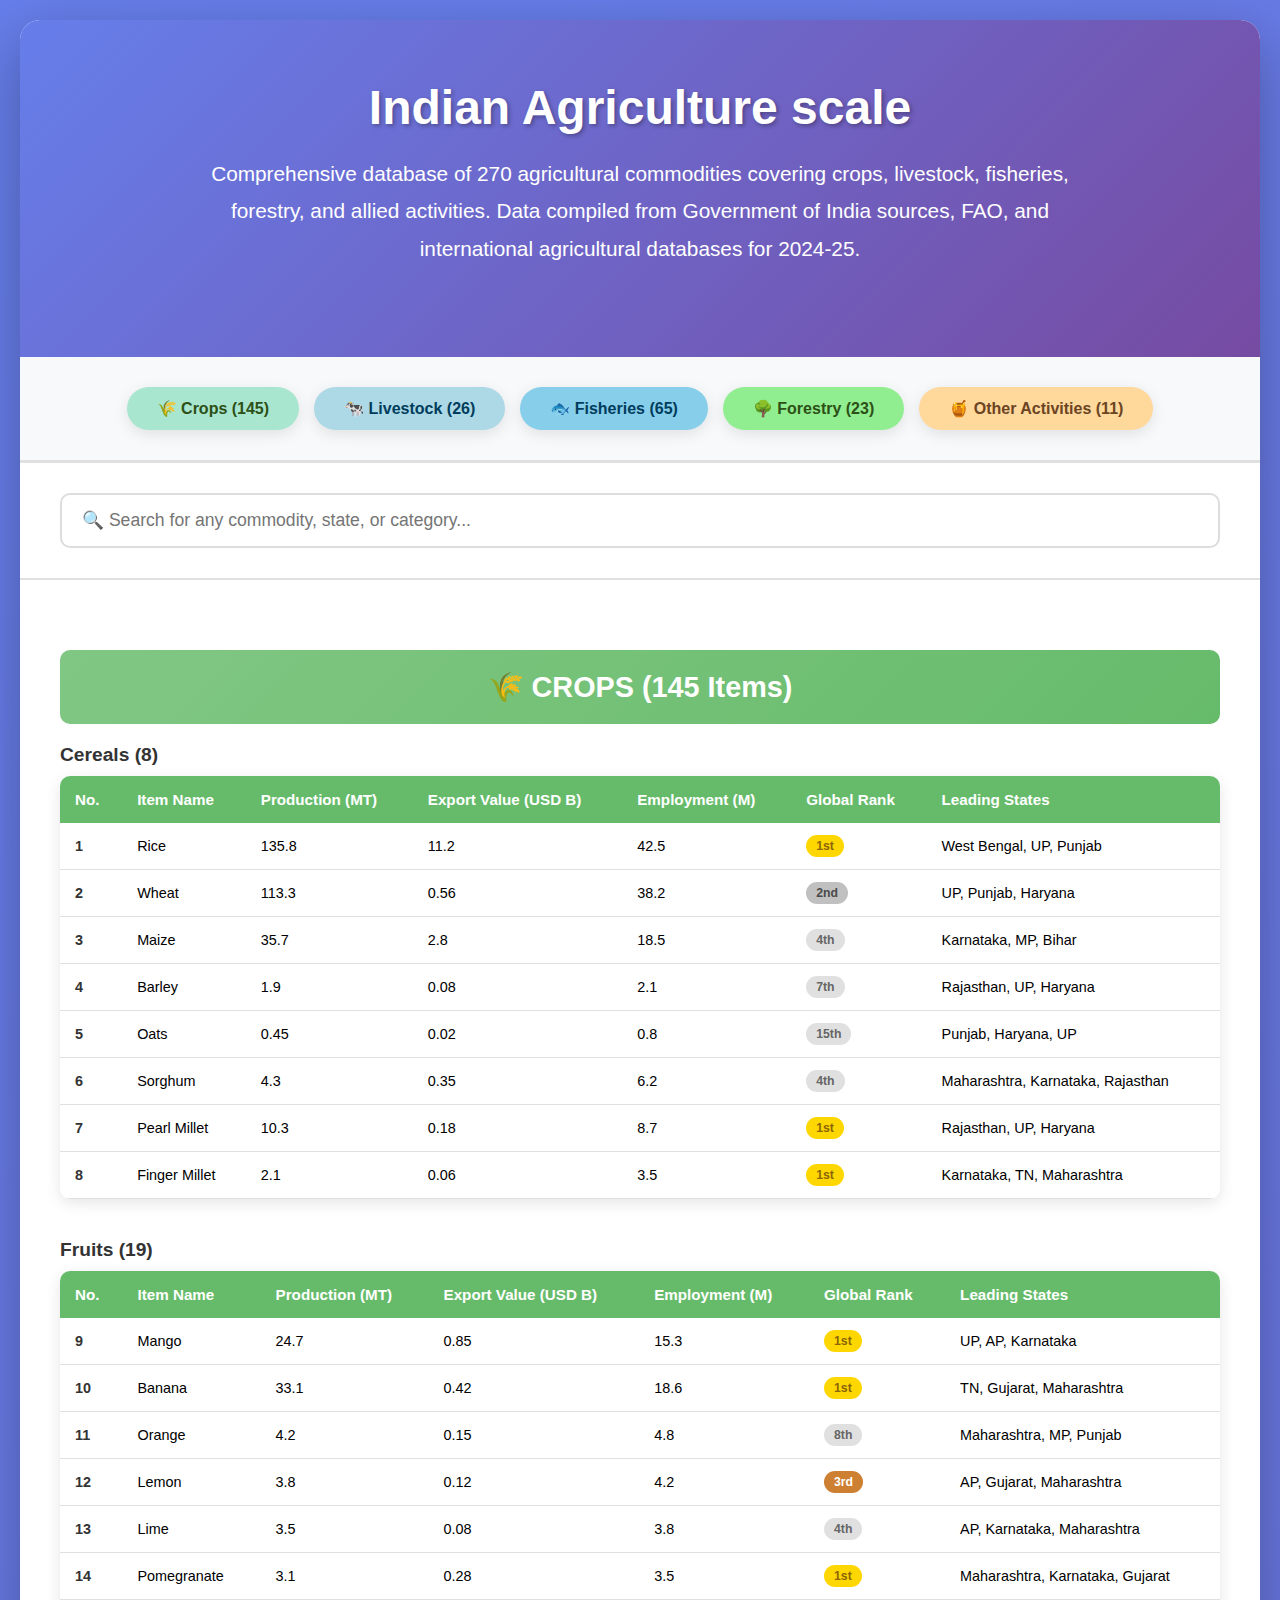
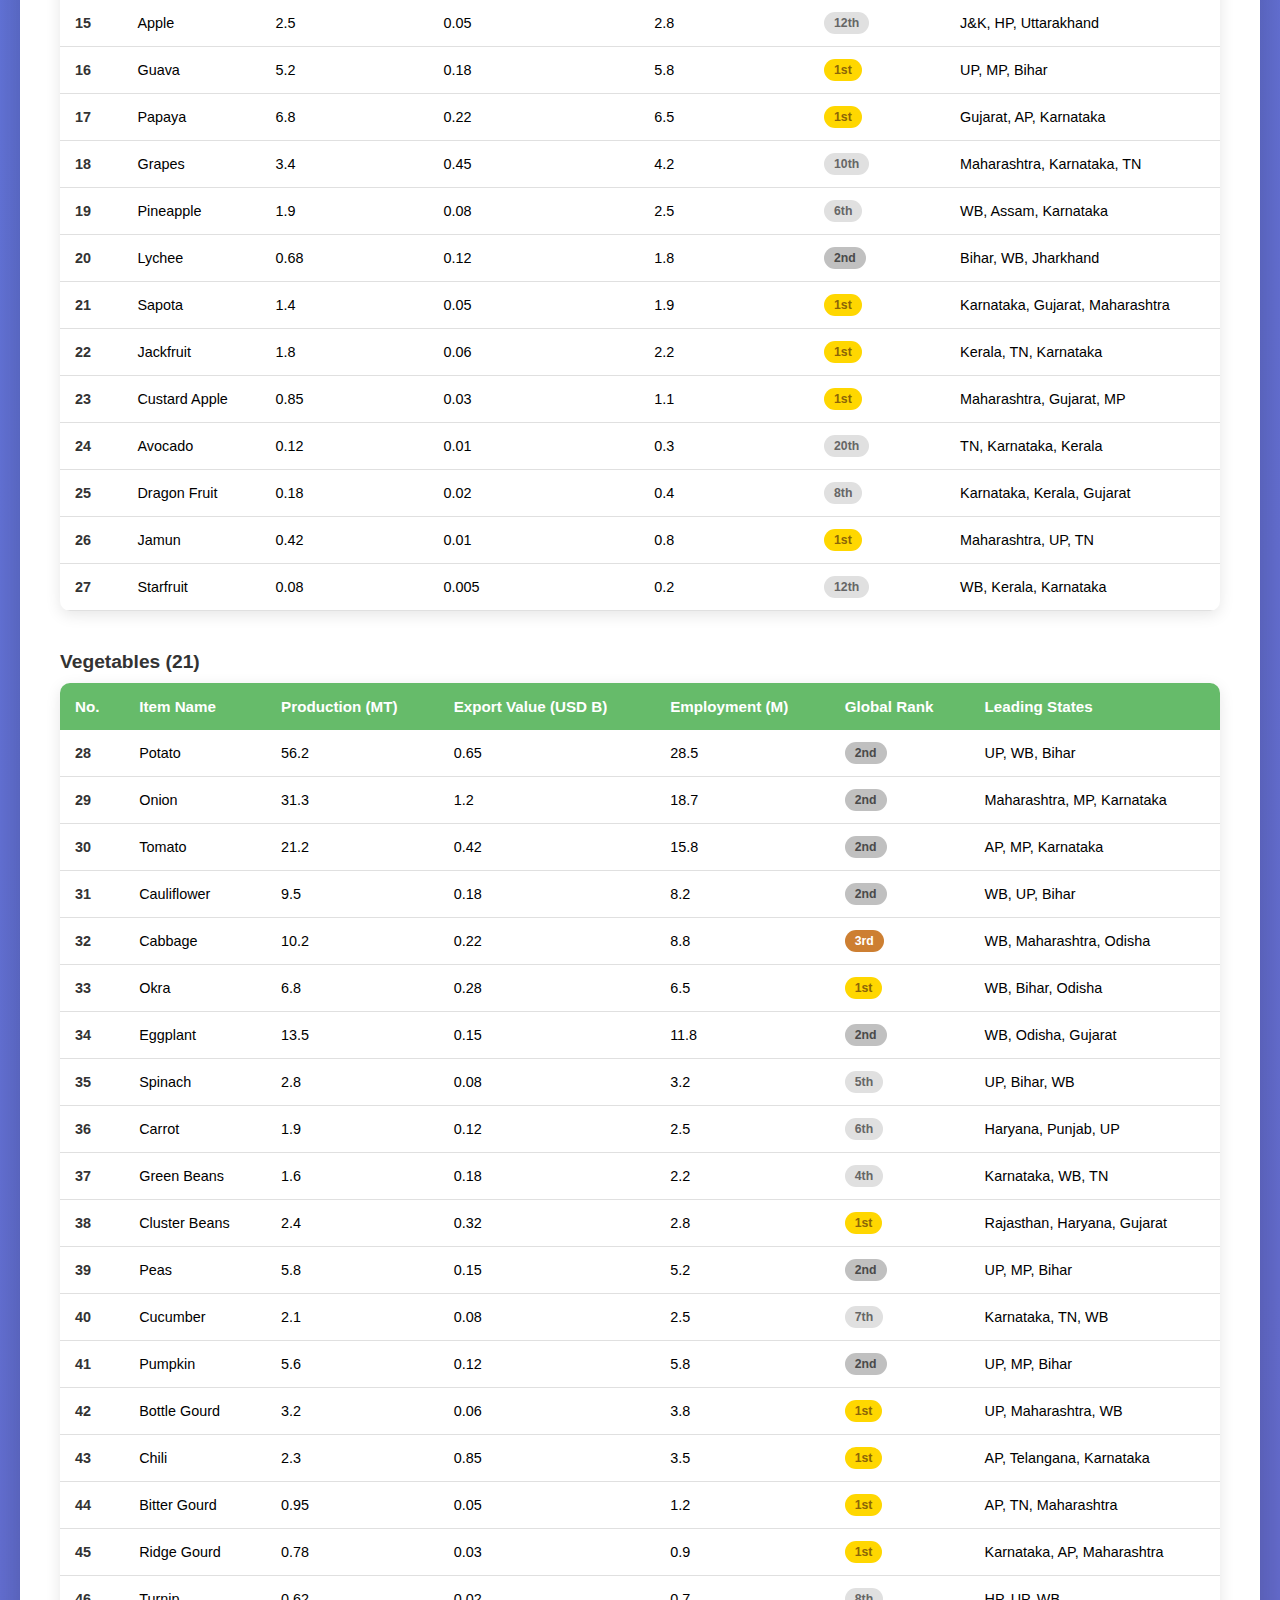
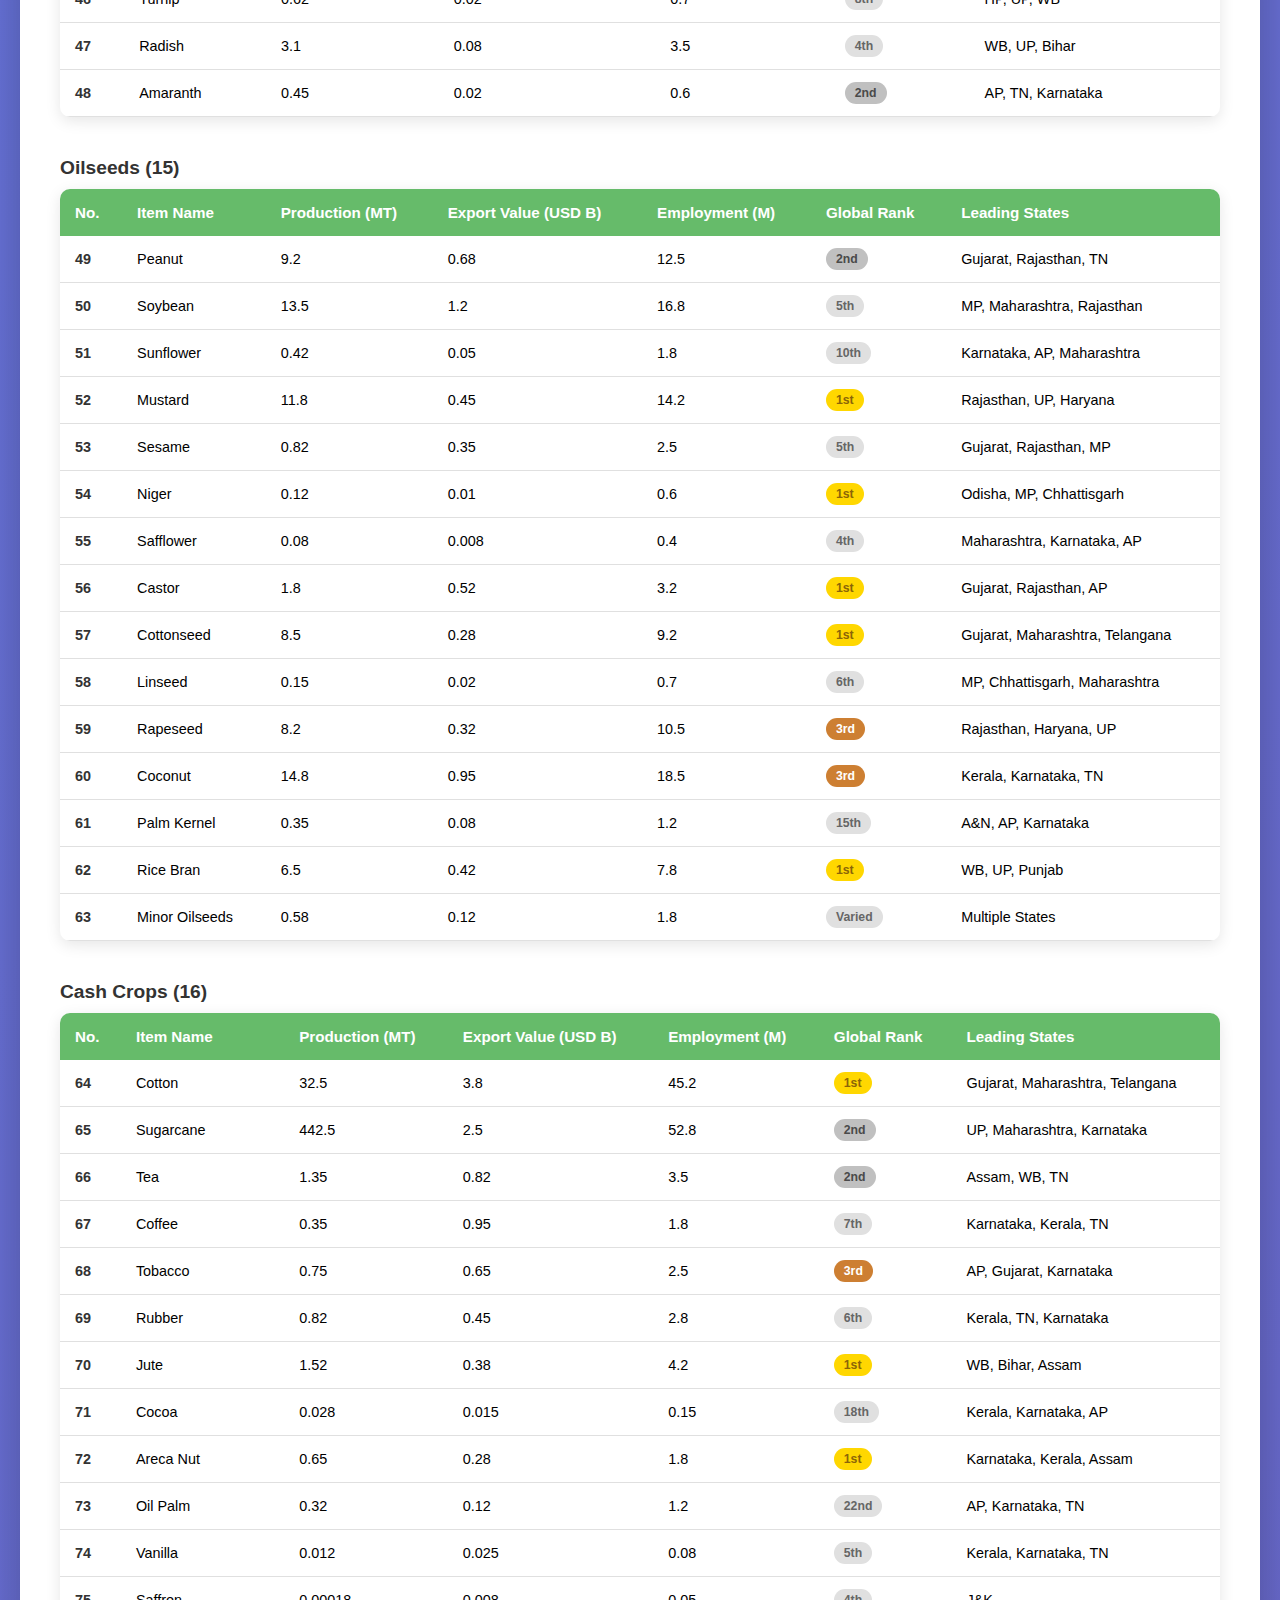
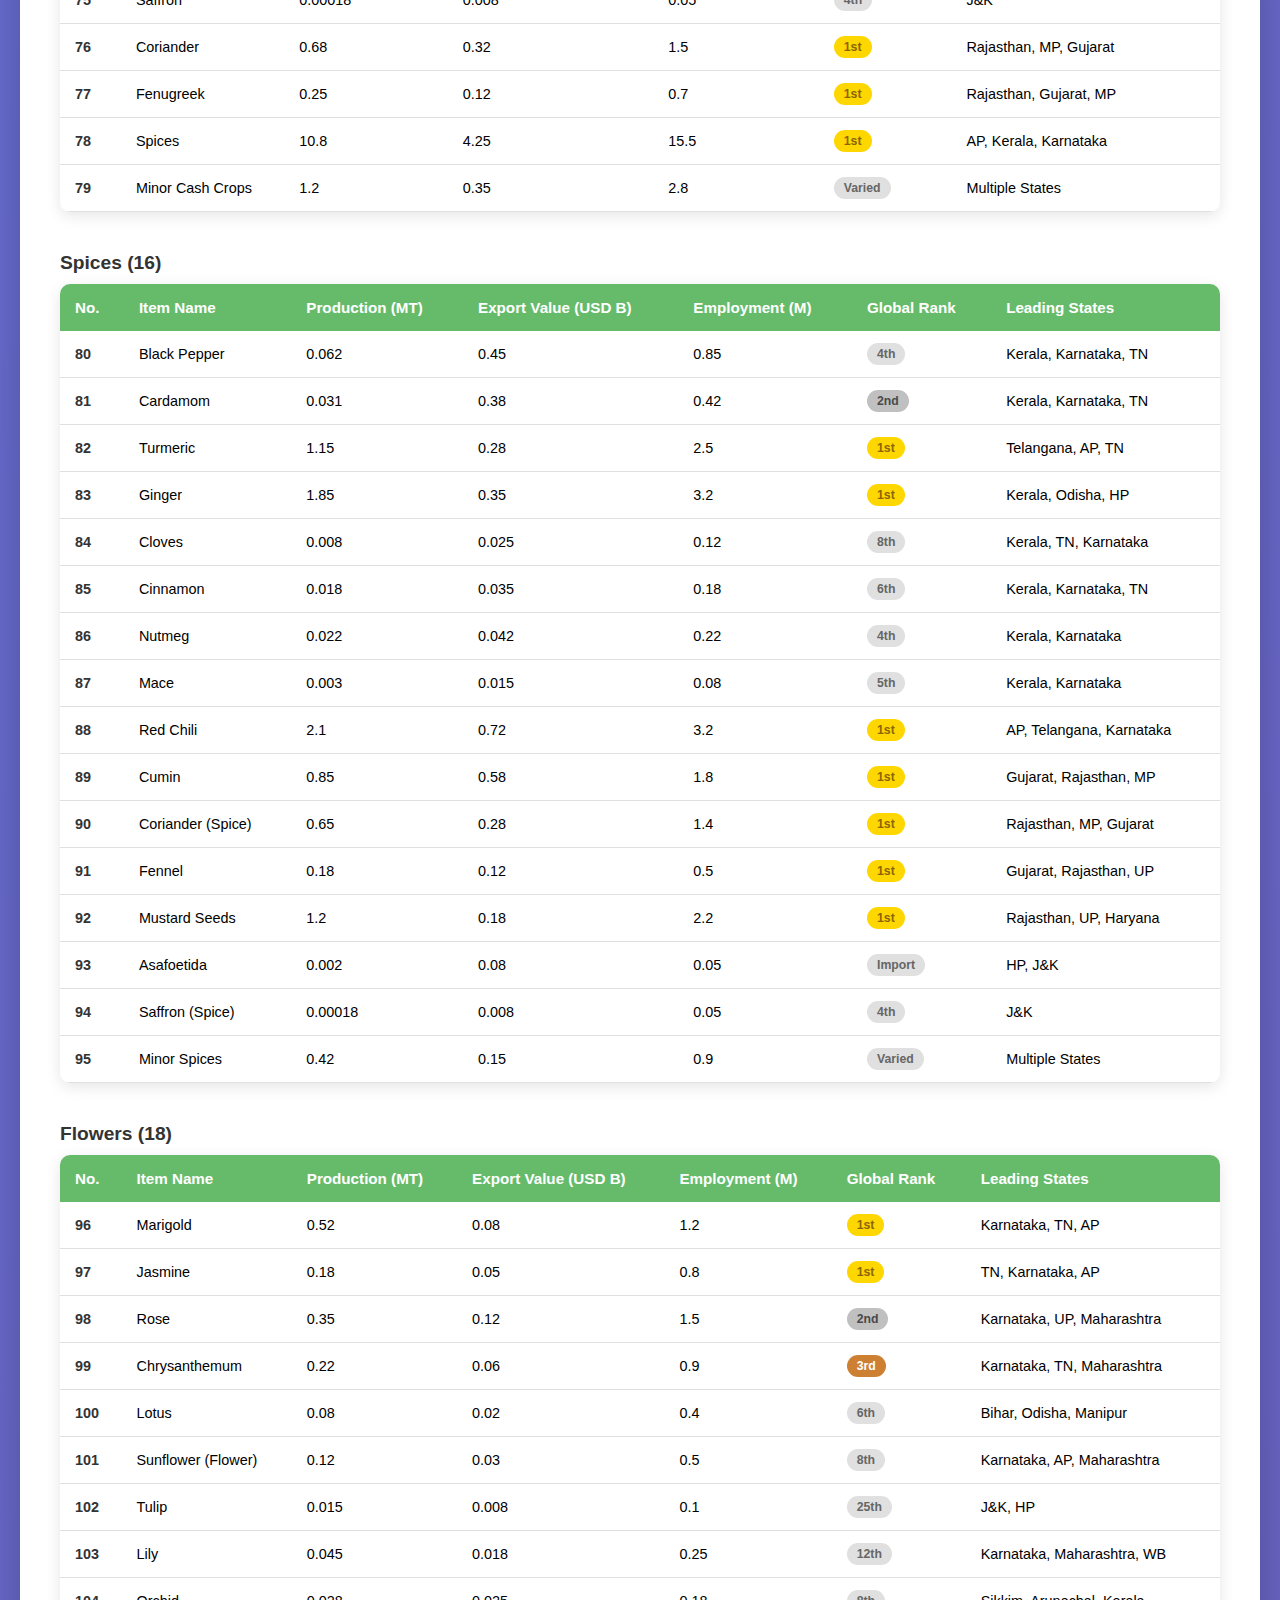
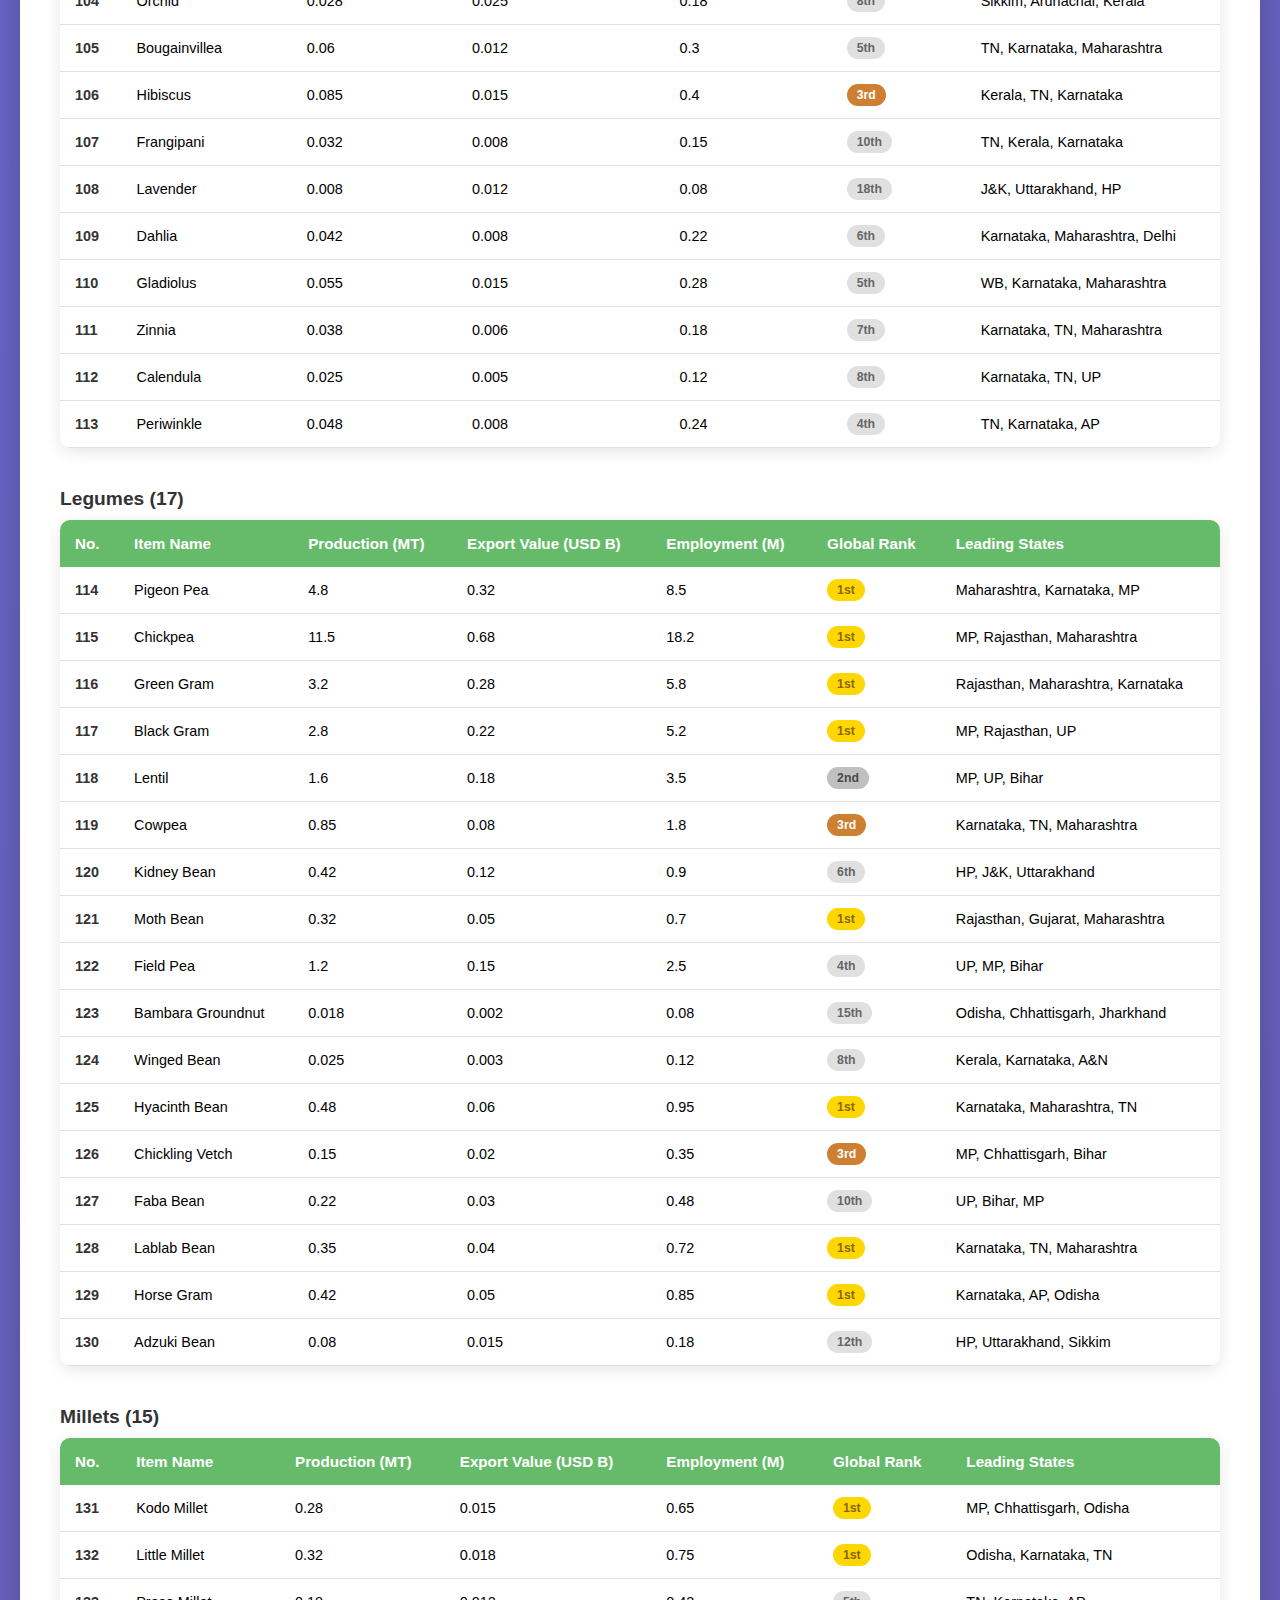
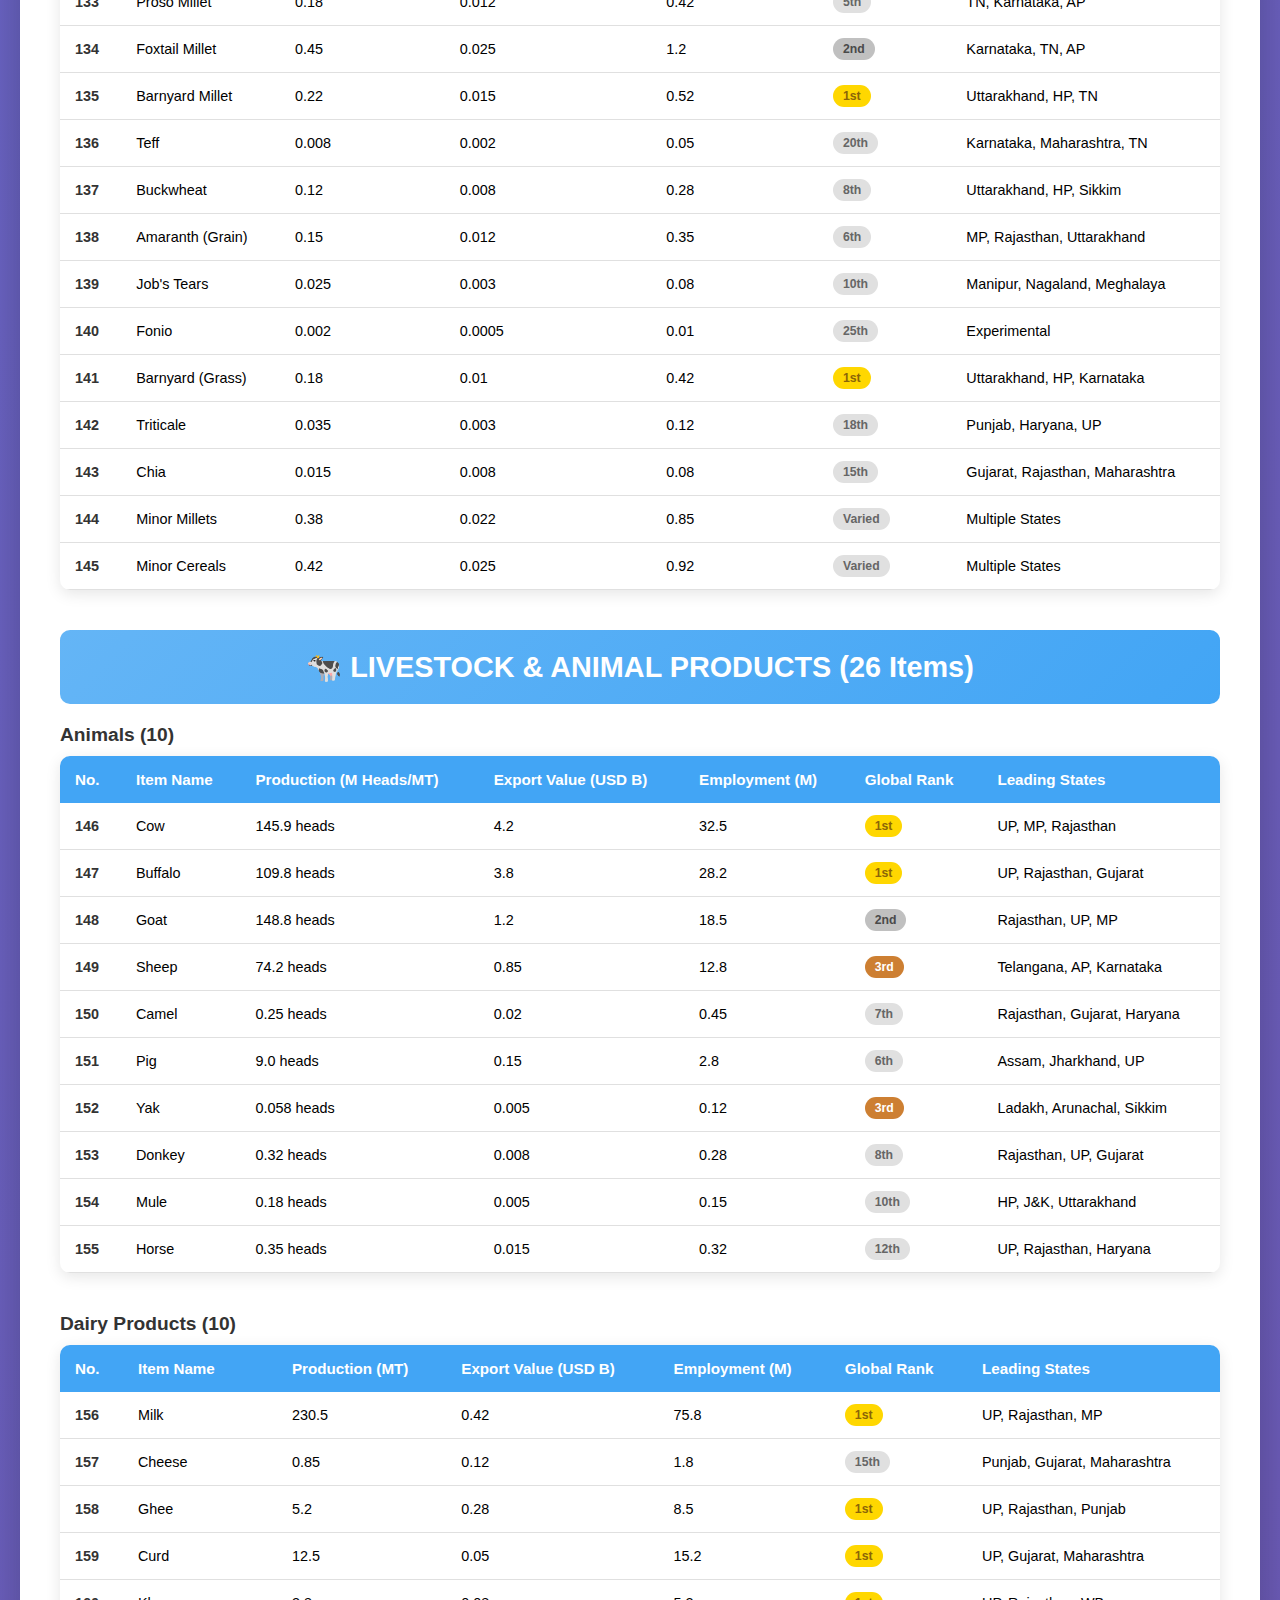
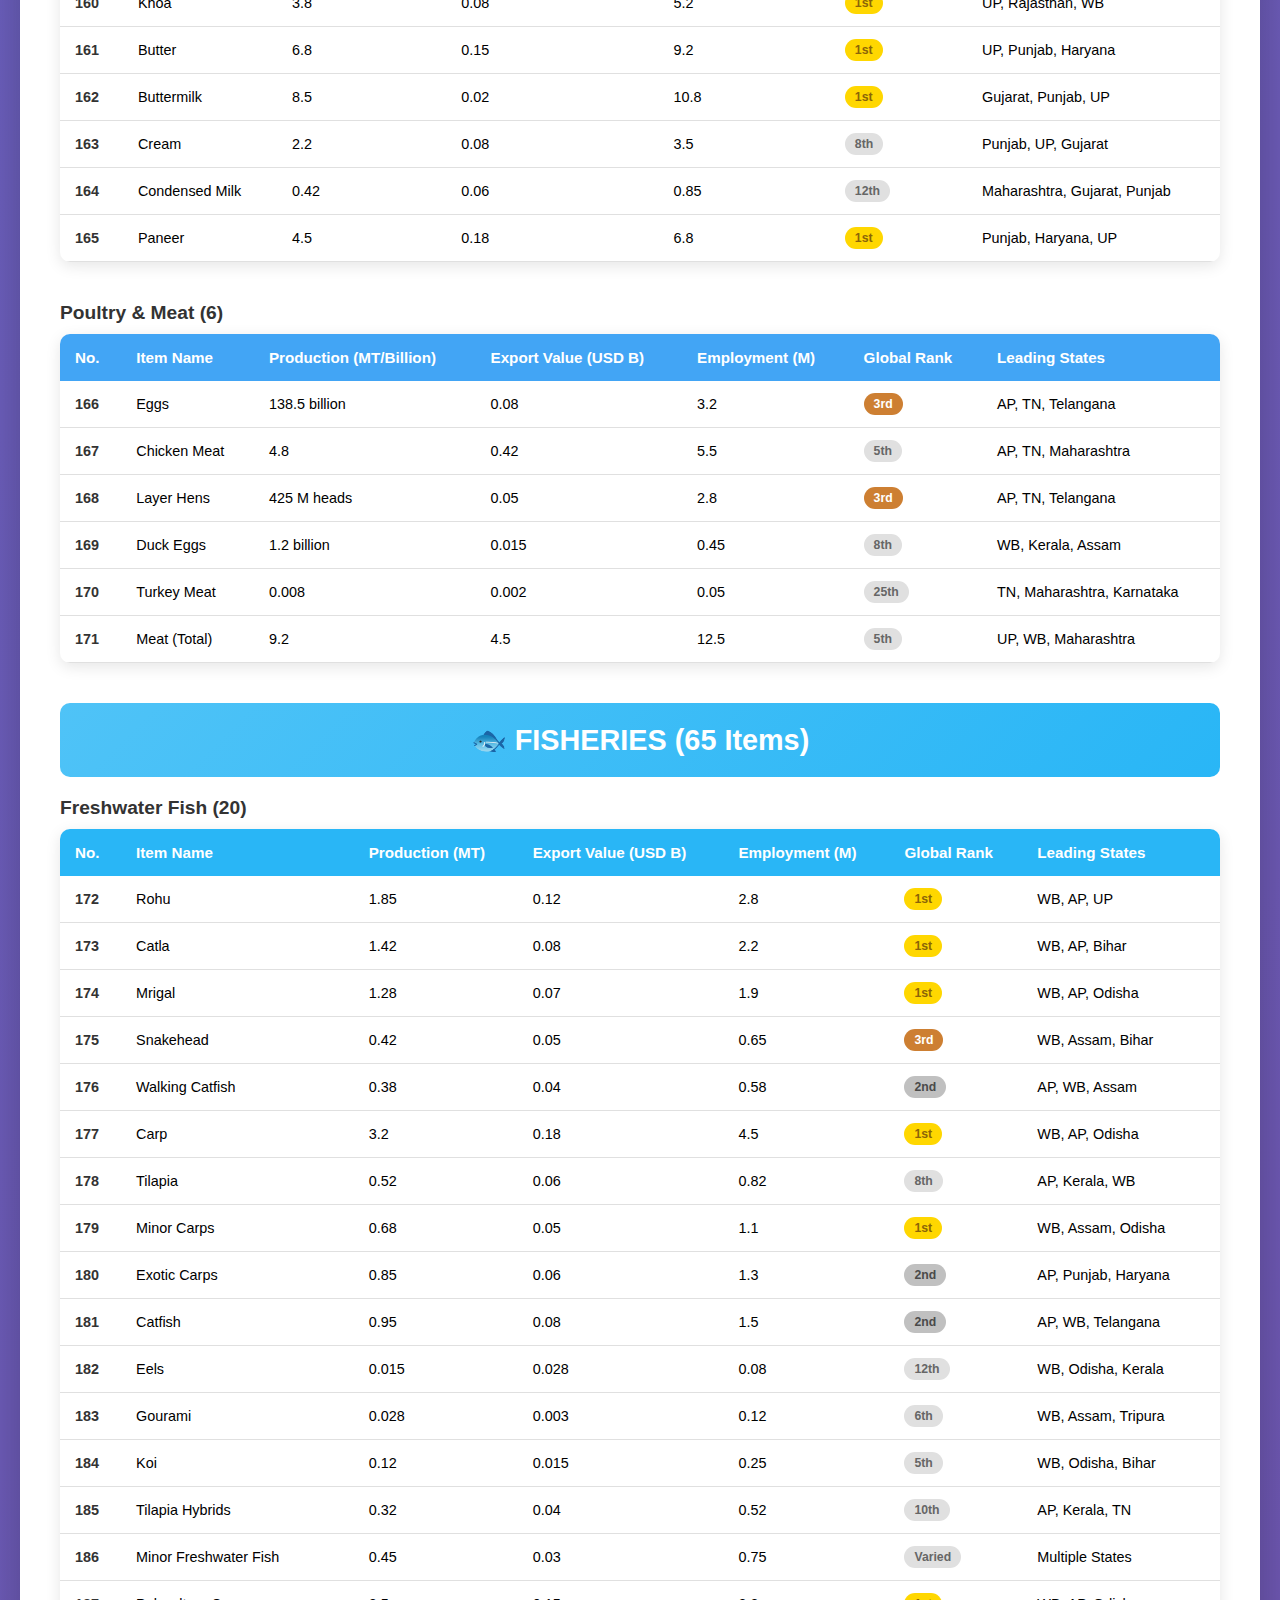
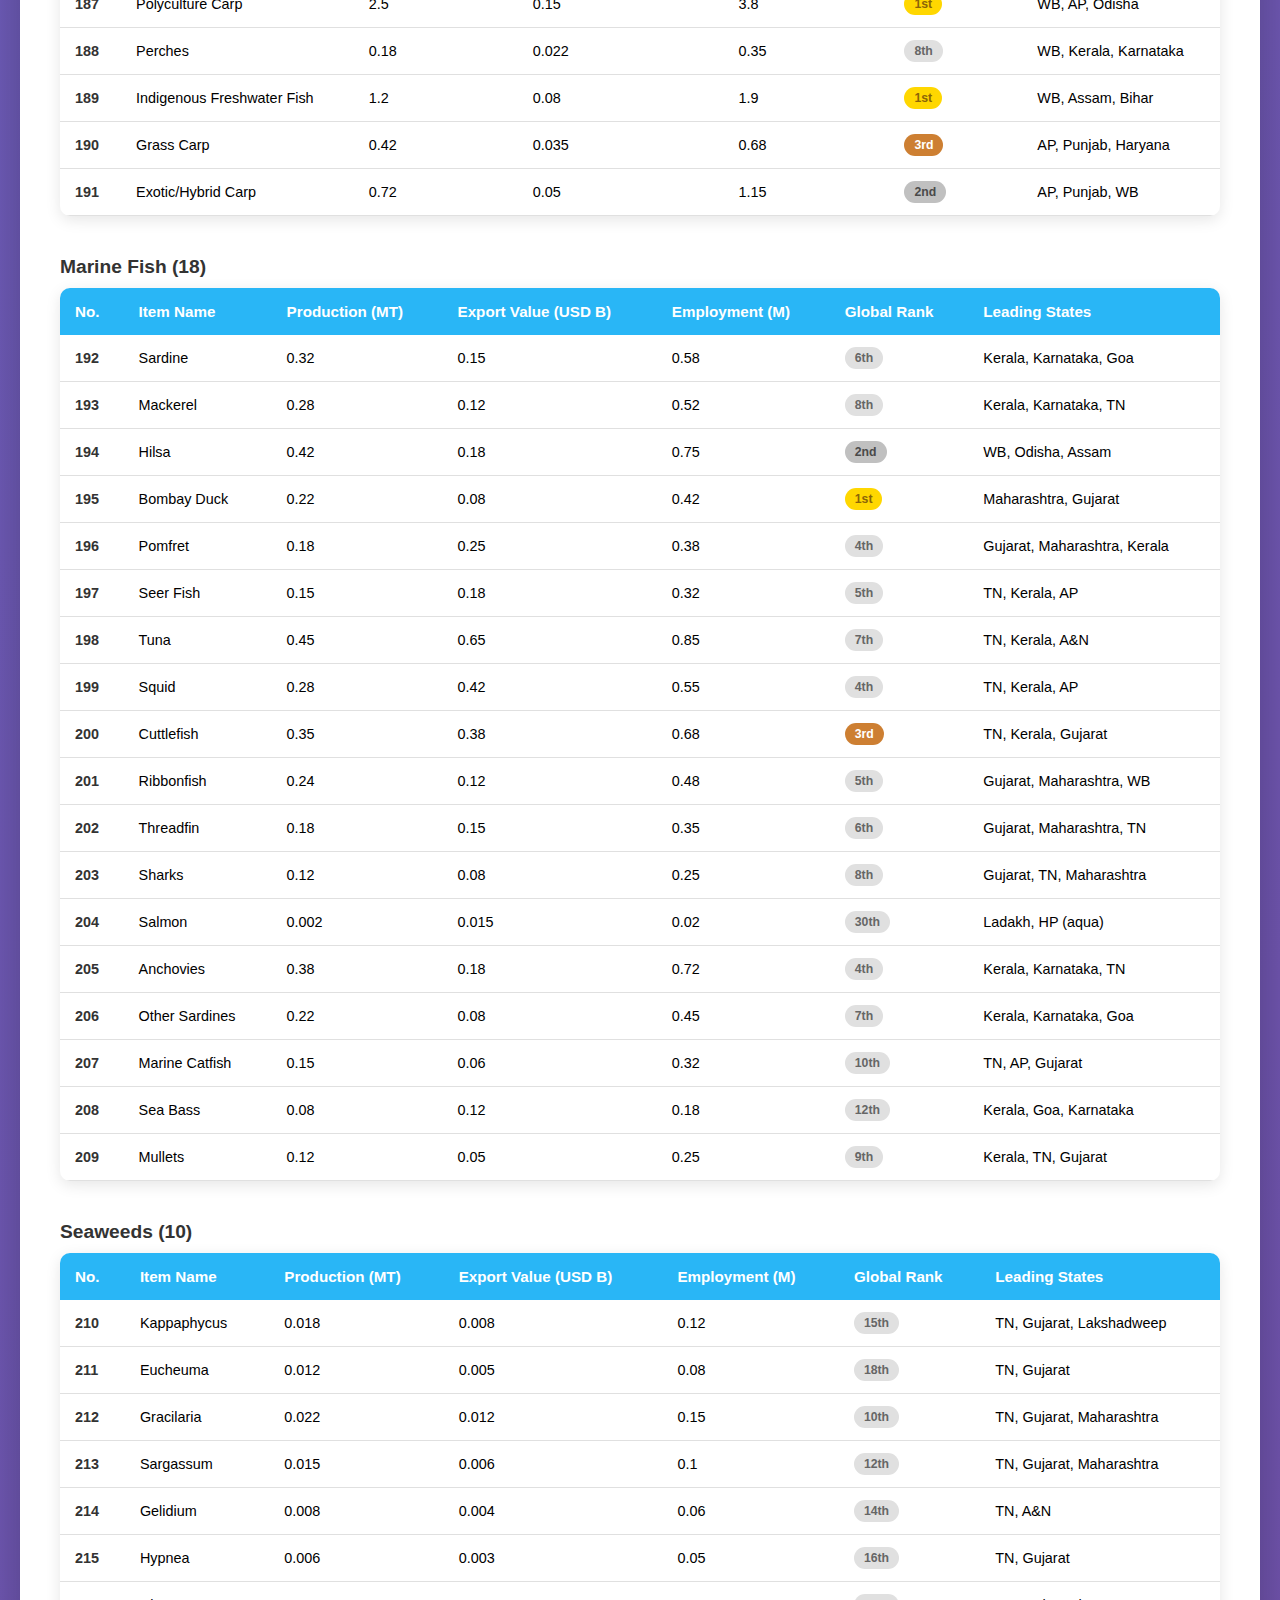
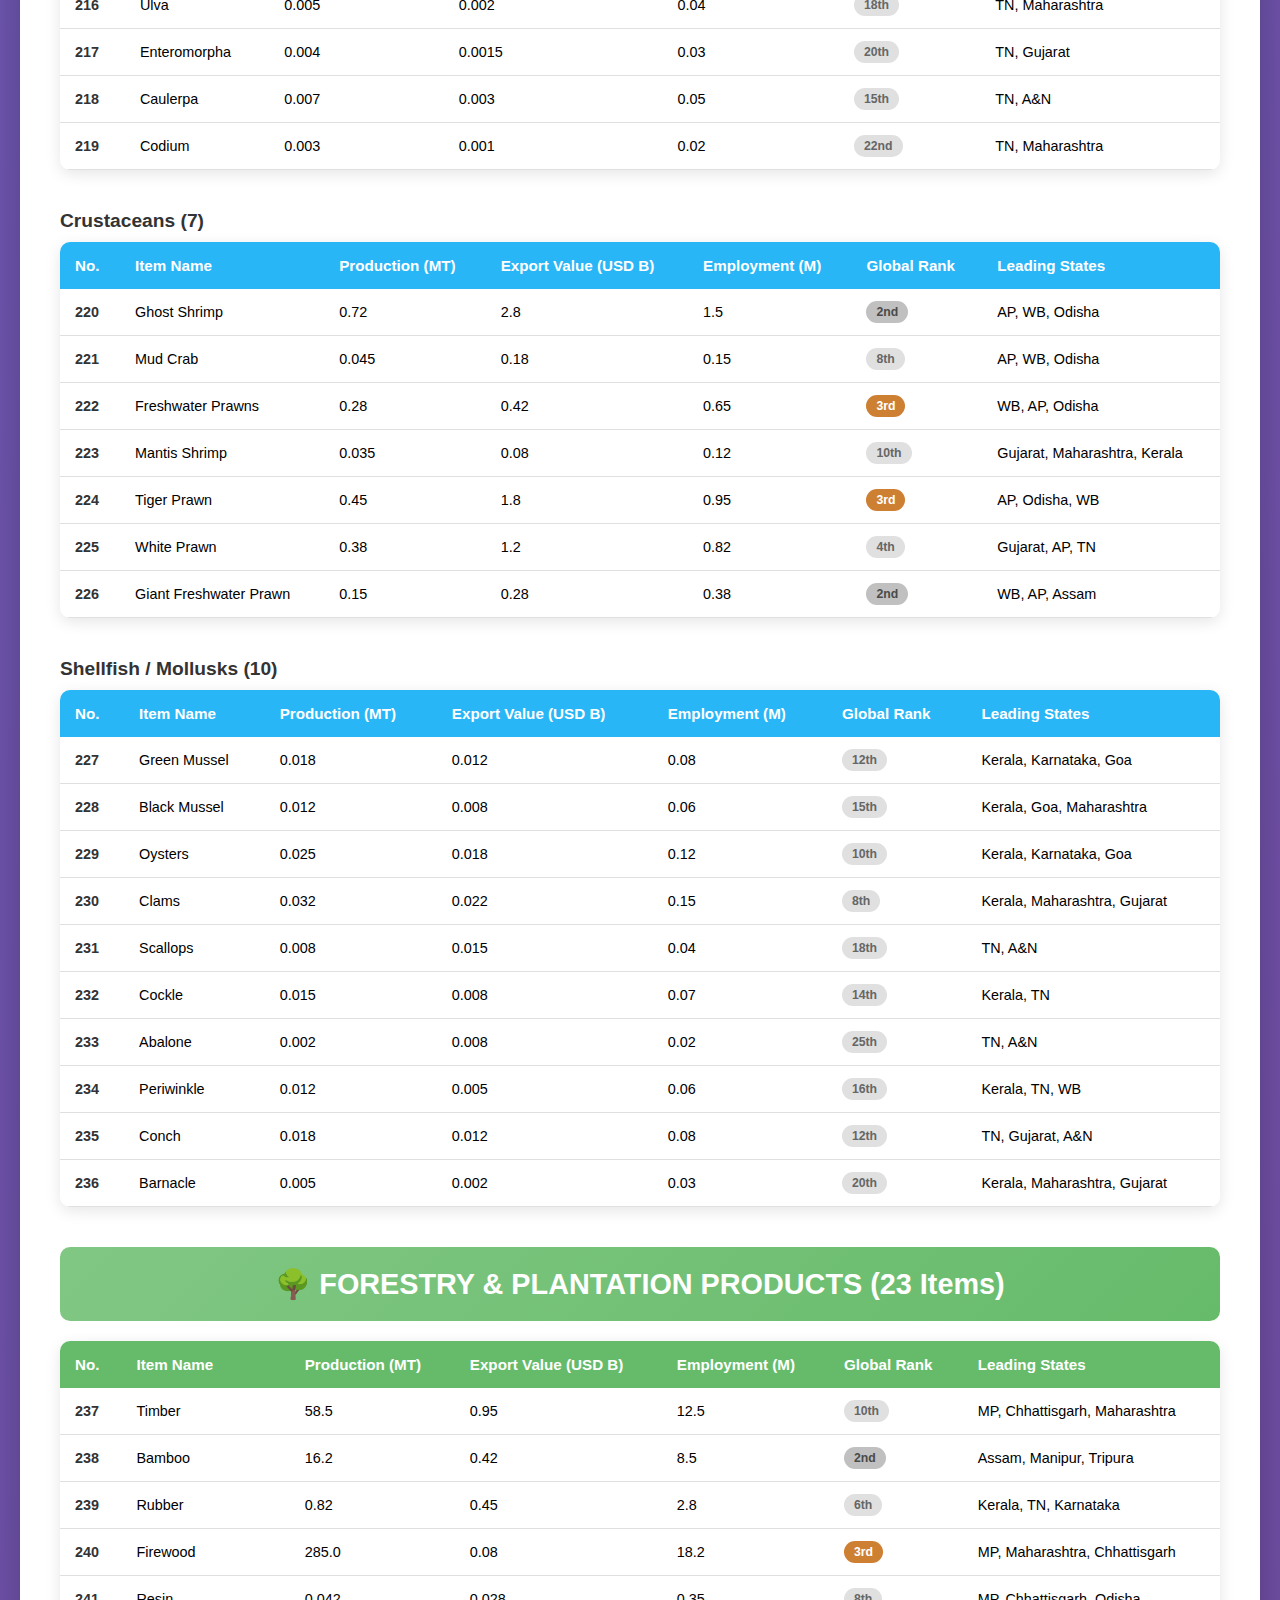
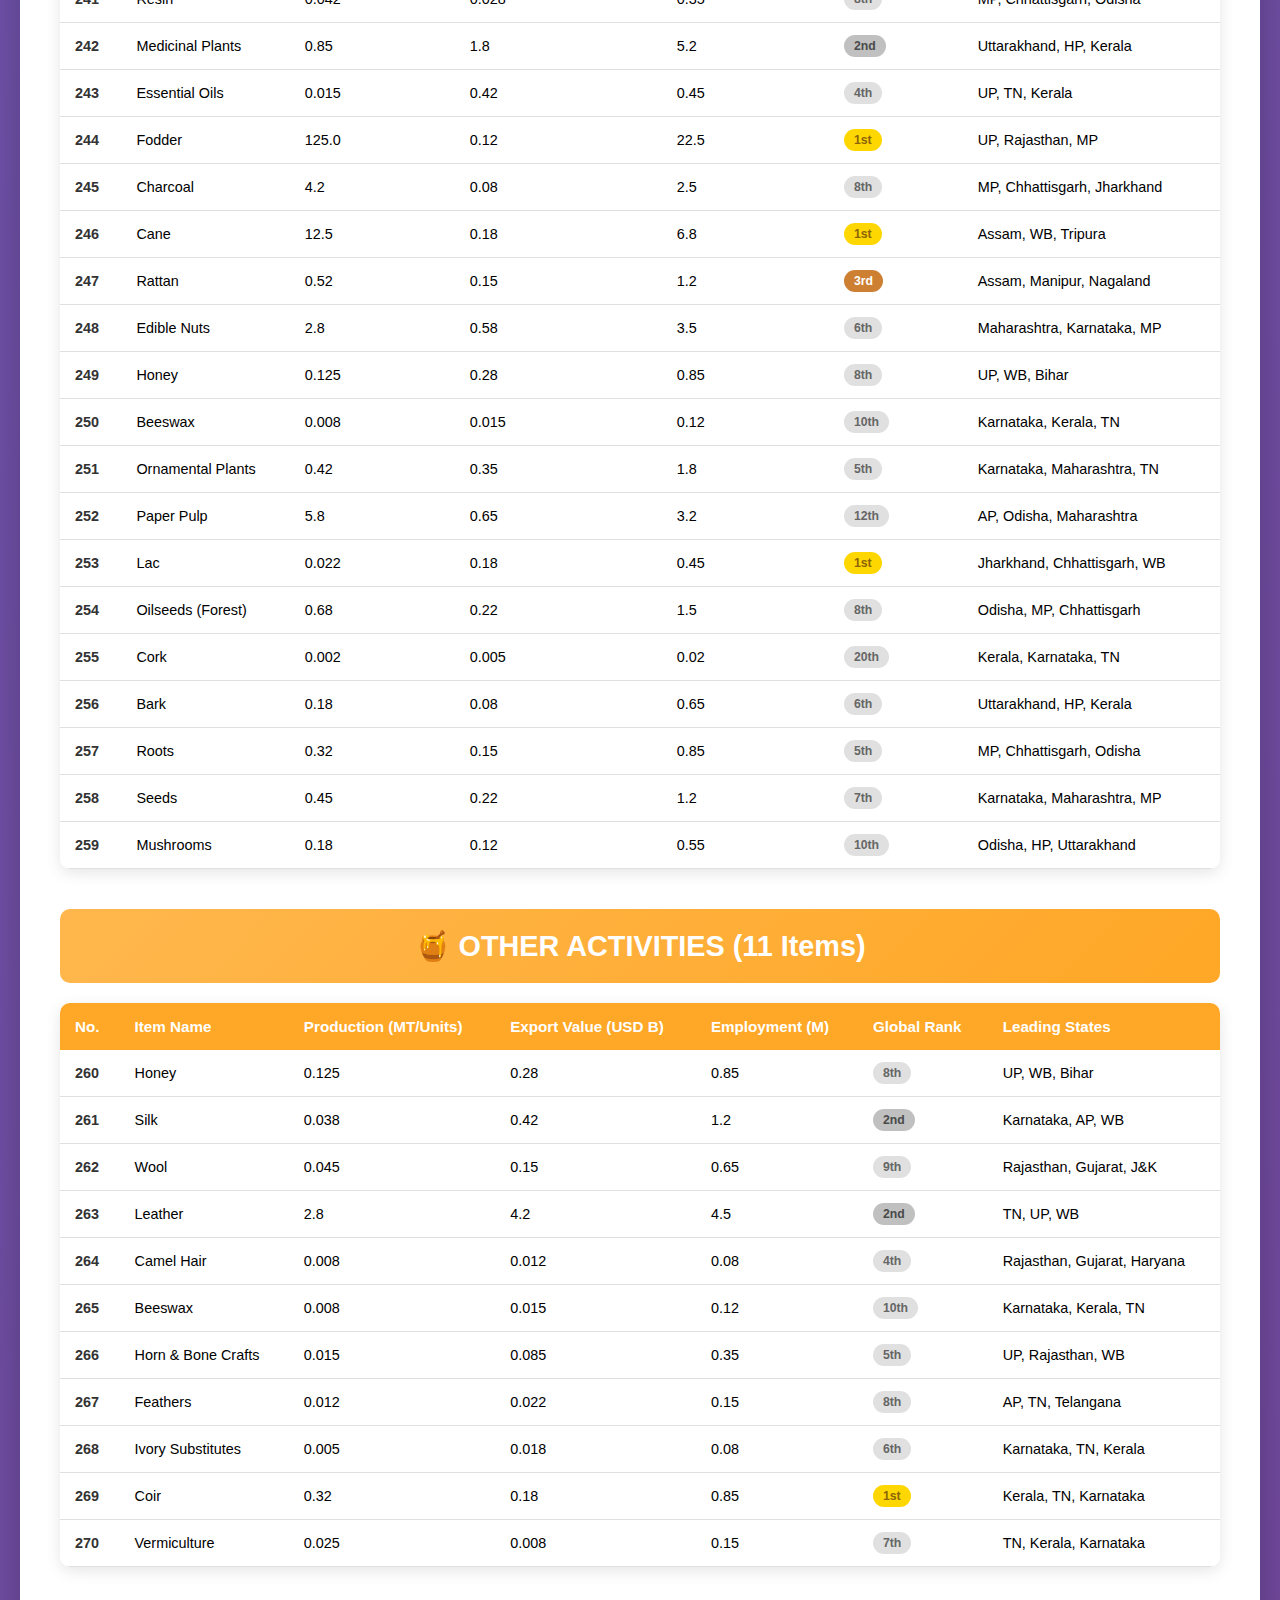
<file: scale.html>
</html><!DOCTYPE html>
<html lang="en">
<head>
    <meta charset="UTF-8">
    <meta name="viewport" content="width=device-width, initial-scale=1.0">
    <title>India Agricultural Statistics 2024-25 - Complete Database</title>
    <style>
        * {
            margin: 0;
            padding: 0;
            box-sizing: border-box;
        }

        body {
            font-family: 'Segoe UI', Tahoma, Geneva, Verdana, sans-serif;
            background: linear-gradient(135deg, #667eea 0%, #764ba2 100%);
            min-height: 100vh;
            padding: 20px;
        }

        .container {
            max-width: 1400px;
            margin: 0 auto;
            background: white;
            border-radius: 20px;
            box-shadow: 0 20px 60px rgba(0,0,0,0.3);
            overflow: hidden;
        }

        .intro-section {
            background: linear-gradient(135deg, #667eea 0%, #764ba2 100%);
            color: white;
            padding: 60px 40px;
            text-align: center;
        }

        .intro-section h1 {
            font-size: 3em;
            margin-bottom: 20px;
            text-shadow: 2px 2px 4px rgba(0,0,0,0.3);
        }

        .intro-section p {
            font-size: 1.3em;
            line-height: 1.8;
            max-width: 900px;
            margin: 0 auto 30px;
        }

        .stats-grid {
            display: grid;
            grid-template-columns: repeat(auto-fit, minmax(200px, 1fr));
            gap: 20px;
            margin-top: 40px;
        }

        .stat-card {
            background: rgba(255,255,255,0.2);
            padding: 20px;
            border-radius: 10px;
            backdrop-filter: blur(10px);
        }

        .stat-card h3 {
            font-size: 2.5em;
            margin-bottom: 10px;
        }

        .stat-card p {
            font-size: 1em;
        }

        .nav-section {
            background: #f8f9fa;
            padding: 30px 40px;
            border-bottom: 3px solid #e0e0e0;
        }

        .nav-buttons {
            display: flex;
            flex-wrap: wrap;
            gap: 15px;
            justify-content: center;
        }

        .nav-btn {
            padding: 12px 30px;
            border: none;
            border-radius: 25px;
            font-size: 1em;
            cursor: pointer;
            transition: all 0.3s;
            font-weight: 600;
            box-shadow: 0 4px 15px rgba(0,0,0,0.1);
        }

        .nav-btn.crops { background: #a8e6cf; color: #2d5016; }
        .nav-btn.livestock { background: #add8e6; color: #003d5c; }
        .nav-btn.fisheries { background: #87ceeb; color: #003d5c; }
        .nav-btn.forestry { background: #90ee90; color: #2d5016; }
        .nav-btn.other { background: #ffd89b; color: #6b4423; }

        .nav-btn:hover {
            transform: translateY(-3px);
            box-shadow: 0 6px 20px rgba(0,0,0,0.2);
        }

        .search-section {
            padding: 30px 40px;
            background: white;
            border-bottom: 2px solid #e0e0e0;
        }

        .search-box {
            width: 100%;
            padding: 15px 20px;
            font-size: 1.1em;
            border: 2px solid #ddd;
            border-radius: 10px;
            outline: none;
            transition: border 0.3s;
        }

        .search-box:focus {
            border-color: #667eea;
        }

        .table-section {
            padding: 40px;
        }

        .category-header {
            padding: 20px;
            margin: 30px 0 20px;
            border-radius: 10px;
            color: white;
            font-size: 1.8em;
            font-weight: bold;
            text-align: center;
        }

        .category-header.crops { background: linear-gradient(135deg, #81c784, #66bb6a); }
        .category-header.livestock { background: linear-gradient(135deg, #64b5f6, #42a5f5); }
        .category-header.fisheries { background: linear-gradient(135deg, #4fc3f7, #29b6f6); }
        .category-header.forestry { background: linear-gradient(135deg, #81c784, #66bb6a); }
        .category-header.other { background: linear-gradient(135deg, #ffb74d, #ffa726); }

        .subcategory-title {
            margin: 20px 0 10px;
            color: #333;
            font-size: 1.2em;
            font-weight: 600;
        }

        .data-table {
            width: 100%;
            border-collapse: collapse;
            margin-bottom: 40px;
            box-shadow: 0 4px 15px rgba(0,0,0,0.1);
            border-radius: 10px;
            overflow: hidden;
        }

        .data-table thead {
            position: sticky;
            top: 0;
            z-index: 10;
        }

        .data-table thead th {
            padding: 15px;
            text-align: left;
            font-weight: 600;
            color: white;
            font-size: 0.95em;
        }

        .data-table.crops thead th { background: #66bb6a; }
        .data-table.livestock thead th { background: #42a5f5; }
        .data-table.fisheries thead th { background: #29b6f6; }
        .data-table.forestry thead th { background: #66bb6a; }
        .data-table.other thead th { background: #ffa726; }

        .data-table tbody tr {
            border-bottom: 1px solid #e0e0e0;
            transition: background 0.2s;
        }

        .data-table tbody tr:hover {
            background: #f5f5f5;
        }

        .data-table.crops tbody tr:hover { background: #e8f5e9; }
        .data-table.livestock tbody tr:hover { background: #e3f2fd; }
        .data-table.fisheries tbody tr:hover { background: #e1f5fe; }
        .data-table.forestry tbody tr:hover { background: #e8f5e9; }
        .data-table.other tbody tr:hover { background: #fff3e0; }

        .data-table td {
            padding: 12px 15px;
            font-size: 0.9em;
        }

        .data-table td:first-child {
            font-weight: 600;
            color: #333;
        }

        .rank-badge {
            display: inline-block;
            padding: 4px 10px;
            border-radius: 12px;
            font-size: 0.85em;
            font-weight: 600;
        }

        .rank-1 { background: #ffd700; color: #8b6508; }
        .rank-2 { background: #c0c0c0; color: #4a4a4a; }
        .rank-3 { background: #cd7f32; color: white; }
        .rank-other { background: #e0e0e0; color: #666; }

        .scroll-top {
            position: fixed;
            bottom: 30px;
            right: 30px;
            background: #667eea;
            color: white;
            border: none;
            border-radius: 50%;
            width: 60px;
            height: 60px;
            font-size: 1.5em;
            cursor: pointer;
            box-shadow: 0 4px 15px rgba(0,0,0,0.3);
            display: none;
            transition: all 0.3s;
        }

        .scroll-top:hover {
            background: #764ba2;
            transform: translateY(-5px);
        }

        .footer {
            background: #333;
            color: white;
            padding: 30px;
            text-align: center;
        }

        @media (max-width: 768px) {
            .intro-section h1 { font-size: 2em; }
            .intro-section p { font-size: 1em; }
            .table-section { padding: 20px; overflow-x: auto; }
            .data-table { font-size: 0.85em; }
        }
    </style>
</head>
<body>
    <div class="container">
        <!-- Introduction Section -->
        <div class="intro-section">
            <h1>Indian Agriculture scale</h1>
            <p>Comprehensive database of 270 agricultural commodities covering crops, livestock, fisheries, forestry, and allied activities. Data compiled from Government of India sources, FAO, and international agricultural databases for 2024-25.</p>
            
            
        </div>

        <!-- Navigation Section -->
        <div class="nav-section">
            <div class="nav-buttons">
                <button class="nav-btn crops" onclick="scrollToSection('crops')">🌾 Crops (145)</button>
                <button class="nav-btn livestock" onclick="scrollToSection('livestock')">🐄 Livestock (26)</button>
                <button class="nav-btn fisheries" onclick="scrollToSection('fisheries')">🐟 Fisheries (65)</button>
                <button class="nav-btn forestry" onclick="scrollToSection('forestry')">🌳 Forestry (23)</button>
                <button class="nav-btn other" onclick="scrollToSection('other')">🍯 Other Activities (11)</button>
            </div>
        </div>

        <!-- Search Section -->
        <div class="search-section">
            <input type="text" class="search-box" id="searchBox" placeholder="🔍 Search for any commodity, state, or category..." onkeyup="searchTable()">
        </div>

        <!-- Tables Section -->
        <div class="table-section">
            <!-- CROPS SECTION -->
            <div id="crops" class="category-header crops">🌾 CROPS (145 Items)</div>
            
            <!-- Cereals (8) -->
            <h3 class="subcategory-title">Cereals (8)</h3>
            <table class="data-table crops">
                <thead>
                    <tr>
                        <th>No.</th>
                        <th>Item Name</th>
                        <th>Production (MT)</th>
                        <th>Export Value (USD B)</th>
                        <th>Employment (M)</th>
                        <th>Global Rank</th>
                        <th>Leading States</th>
                    </tr>
                </thead>
                <tbody>
                    <tr><td>1</td><td>Rice</td><td>135.8</td><td>11.2</td><td>42.5</td><td><span class="rank-badge rank-1">1st</span></td><td>West Bengal, UP, Punjab</td></tr>
                    <tr><td>2</td><td>Wheat</td><td>113.3</td><td>0.56</td><td>38.2</td><td><span class="rank-badge rank-2">2nd</span></td><td>UP, Punjab, Haryana</td></tr>
                    <tr><td>3</td><td>Maize</td><td>35.7</td><td>2.8</td><td>18.5</td><td><span class="rank-badge rank-other">4th</span></td><td>Karnataka, MP, Bihar</td></tr>
                    <tr><td>4</td><td>Barley</td><td>1.9</td><td>0.08</td><td>2.1</td><td><span class="rank-badge rank-other">7th</span></td><td>Rajasthan, UP, Haryana</td></tr>
                    <tr><td>5</td><td>Oats</td><td>0.45</td><td>0.02</td><td>0.8</td><td><span class="rank-badge rank-other">15th</span></td><td>Punjab, Haryana, UP</td></tr>
                    <tr><td>6</td><td>Sorghum</td><td>4.3</td><td>0.35</td><td>6.2</td><td><span class="rank-badge rank-other">4th</span></td><td>Maharashtra, Karnataka, Rajasthan</td></tr>
                    <tr><td>7</td><td>Pearl Millet</td><td>10.3</td><td>0.18</td><td>8.7</td><td><span class="rank-badge rank-1">1st</span></td><td>Rajasthan, UP, Haryana</td></tr>
                    <tr><td>8</td><td>Finger Millet</td><td>2.1</td><td>0.06</td><td>3.5</td><td><span class="rank-badge rank-1">1st</span></td><td>Karnataka, TN, Maharashtra</td></tr>
                </tbody>
            </table>

            <!-- Fruits (19) -->
            <h3 class="subcategory-title">Fruits (19)</h3>
            <table class="data-table crops">
                <thead>
                    <tr>
                        <th>No.</th>
                        <th>Item Name</th>
                        <th>Production (MT)</th>
                        <th>Export Value (USD B)</th>
                        <th>Employment (M)</th>
                        <th>Global Rank</th>
                        <th>Leading States</th>
                    </tr>
                </thead>
                <tbody>
                    <tr><td>9</td><td>Mango</td><td>24.7</td><td>0.85</td><td>15.3</td><td><span class="rank-badge rank-1">1st</span></td><td>UP, AP, Karnataka</td></tr>
                    <tr><td>10</td><td>Banana</td><td>33.1</td><td>0.42</td><td>18.6</td><td><span class="rank-badge rank-1">1st</span></td><td>TN, Gujarat, Maharashtra</td></tr>
                    <tr><td>11</td><td>Orange</td><td>4.2</td><td>0.15</td><td>4.8</td><td><span class="rank-badge rank-other">8th</span></td><td>Maharashtra, MP, Punjab</td></tr>
                    <tr><td>12</td><td>Lemon</td><td>3.8</td><td>0.12</td><td>4.2</td><td><span class="rank-badge rank-3">3rd</span></td><td>AP, Gujarat, Maharashtra</td></tr>
                    <tr><td>13</td><td>Lime</td><td>3.5</td><td>0.08</td><td>3.8</td><td><span class="rank-badge rank-other">4th</span></td><td>AP, Karnataka, Maharashtra</td></tr>
                    <tr><td>14</td><td>Pomegranate</td><td>3.1</td><td>0.28</td><td>3.5</td><td><span class="rank-badge rank-1">1st</span></td><td>Maharashtra, Karnataka, Gujarat</td></tr>
                    <tr><td>15</td><td>Apple</td><td>2.5</td><td>0.05</td><td>2.8</td><td><span class="rank-badge rank-other">12th</span></td><td>J&K, HP, Uttarakhand</td></tr>
                    <tr><td>16</td><td>Guava</td><td>5.2</td><td>0.18</td><td>5.8</td><td><span class="rank-badge rank-1">1st</span></td><td>UP, MP, Bihar</td></tr>
                    <tr><td>17</td><td>Papaya</td><td>6.8</td><td>0.22</td><td>6.5</td><td><span class="rank-badge rank-1">1st</span></td><td>Gujarat, AP, Karnataka</td></tr>
                    <tr><td>18</td><td>Grapes</td><td>3.4</td><td>0.45</td><td>4.2</td><td><span class="rank-badge rank-other">10th</span></td><td>Maharashtra, Karnataka, TN</td></tr>
                    <tr><td>19</td><td>Pineapple</td><td>1.9</td><td>0.08</td><td>2.5</td><td><span class="rank-badge rank-other">6th</span></td><td>WB, Assam, Karnataka</td></tr>
                    <tr><td>20</td><td>Lychee</td><td>0.68</td><td>0.12</td><td>1.8</td><td><span class="rank-badge rank-2">2nd</span></td><td>Bihar, WB, Jharkhand</td></tr>
                    <tr><td>21</td><td>Sapota</td><td>1.4</td><td>0.05</td><td>1.9</td><td><span class="rank-badge rank-1">1st</span></td><td>Karnataka, Gujarat, Maharashtra</td></tr>
                    <tr><td>22</td><td>Jackfruit</td><td>1.8</td><td>0.06</td><td>2.2</td><td><span class="rank-badge rank-1">1st</span></td><td>Kerala, TN, Karnataka</td></tr>
                    <tr><td>23</td><td>Custard Apple</td><td>0.85</td><td>0.03</td><td>1.1</td><td><span class="rank-badge rank-1">1st</span></td><td>Maharashtra, Gujarat, MP</td></tr>
                    <tr><td>24</td><td>Avocado</td><td>0.12</td><td>0.01</td><td>0.3</td><td><span class="rank-badge rank-other">20th</span></td><td>TN, Karnataka, Kerala</td></tr>
                    <tr><td>25</td><td>Dragon Fruit</td><td>0.18</td><td>0.02</td><td>0.4</td><td><span class="rank-badge rank-other">8th</span></td><td>Karnataka, Kerala, Gujarat</td></tr>
                    <tr><td>26</td><td>Jamun</td><td>0.42</td><td>0.01</td><td>0.8</td><td><span class="rank-badge rank-1">1st</span></td><td>Maharashtra, UP, TN</td></tr>
                    <tr><td>27</td><td>Starfruit</td><td>0.08</td><td>0.005</td><td>0.2</td><td><span class="rank-badge rank-other">12th</span></td><td>WB, Kerala, Karnataka</td></tr>
                </tbody>
            </table>

            <!-- Vegetables (20) -->
            <h3 class="subcategory-title">Vegetables (21)</h3>
            <table class="data-table crops">
                <thead>
                    <tr>
                        <th>No.</th>
                        <th>Item Name</th>
                        <th>Production (MT)</th>
                        <th>Export Value (USD B)</th>
                        <th>Employment (M)</th>
                        <th>Global Rank</th>
                        <th>Leading States</th>
                    </tr>
                </thead>
                <tbody>
                    <tr><td>28</td><td>Potato</td><td>56.2</td><td>0.65</td><td>28.5</td><td><span class="rank-badge rank-2">2nd</span></td><td>UP, WB, Bihar</td></tr>
                    <tr><td>29</td><td>Onion</td><td>31.3</td><td>1.2</td><td>18.7</td><td><span class="rank-badge rank-2">2nd</span></td><td>Maharashtra, MP, Karnataka</td></tr>
                    <tr><td>30</td><td>Tomato</td><td>21.2</td><td>0.42</td><td>15.8</td><td><span class="rank-badge rank-2">2nd</span></td><td>AP, MP, Karnataka</td></tr>
                    <tr><td>31</td><td>Cauliflower</td><td>9.5</td><td>0.18</td><td>8.2</td><td><span class="rank-badge rank-2">2nd</span></td><td>WB, UP, Bihar</td></tr>
                    <tr><td>32</td><td>Cabbage</td><td>10.2</td><td>0.22</td><td>8.8</td><td><span class="rank-badge rank-3">3rd</span></td><td>WB, Maharashtra, Odisha</td></tr>
                    <tr><td>33</td><td>Okra</td><td>6.8</td><td>0.28</td><td>6.5</td><td><span class="rank-badge rank-1">1st</span></td><td>WB, Bihar, Odisha</td></tr>
                    <tr><td>34</td><td>Eggplant</td><td>13.5</td><td>0.15</td><td>11.8</td><td><span class="rank-badge rank-2">2nd</span></td><td>WB, Odisha, Gujarat</td></tr>
                    <tr><td>35</td><td>Spinach</td><td>2.8</td><td>0.08</td><td>3.2</td><td><span class="rank-badge rank-other">5th</span></td><td>UP, Bihar, WB</td></tr>
                    <tr><td>36</td><td>Carrot</td><td>1.9</td><td>0.12</td><td>2.5</td><td><span class="rank-badge rank-other">6th</span></td><td>Haryana, Punjab, UP</td></tr>
                    <tr><td>37</td><td>Green Beans</td><td>1.6</td><td>0.18</td><td>2.2</td><td><span class="rank-badge rank-other">4th</span></td><td>Karnataka, WB, TN</td></tr>
                    <tr><td>38</td><td>Cluster Beans</td><td>2.4</td><td>0.32</td><td>2.8</td><td><span class="rank-badge rank-1">1st</span></td><td>Rajasthan, Haryana, Gujarat</td></tr>
                    <tr><td>39</td><td>Peas</td><td>5.8</td><td>0.15</td><td>5.2</td><td><span class="rank-badge rank-2">2nd</span></td><td>UP, MP, Bihar</td></tr>
                    <tr><td>40</td><td>Cucumber</td><td>2.1</td><td>0.08</td><td>2.5</td><td><span class="rank-badge rank-other">7th</span></td><td>Karnataka, TN, WB</td></tr>
                    <tr><td>41</td><td>Pumpkin</td><td>5.6</td><td>0.12</td><td>5.8</td><td><span class="rank-badge rank-2">2nd</span></td><td>UP, MP, Bihar</td></tr>
                    <tr><td>42</td><td>Bottle Gourd</td><td>3.2</td><td>0.06</td><td>3.8</td><td><span class="rank-badge rank-1">1st</span></td><td>UP, Maharashtra, WB</td></tr>
                    <tr><td>43</td><td>Chili</td><td>2.3</td><td>0.85</td><td>3.5</td><td><span class="rank-badge rank-1">1st</span></td><td>AP, Telangana, Karnataka</td></tr>
                    <tr><td>44</td><td>Bitter Gourd</td><td>0.95</td><td>0.05</td><td>1.2</td><td><span class="rank-badge rank-1">1st</span></td><td>AP, TN, Maharashtra</td></tr>
                    <tr><td>45</td><td>Ridge Gourd</td><td>0.78</td><td>0.03</td><td>0.9</td><td><span class="rank-badge rank-1">1st</span></td><td>Karnataka, AP, Maharashtra</td></tr>
                    <tr><td>46</td><td>Turnip</td><td>0.62</td><td>0.02</td><td>0.7</td><td><span class="rank-badge rank-other">8th</span></td><td>HP, UP, WB</td></tr>
                    <tr><td>47</td><td>Radish</td><td>3.1</td><td>0.08</td><td>3.5</td><td><span class="rank-badge rank-other">4th</span></td><td>WB, UP, Bihar</td></tr>
                    <tr><td>48</td><td>Amaranth</td><td>0.45</td><td>0.02</td><td>0.6</td><td><span class="rank-badge rank-2">2nd</span></td><td>AP, TN, Karnataka</td></tr>
                </tbody>
            </table>

            <!-- Oilseeds (15) -->
            <h3 class="subcategory-title">Oilseeds (15)</h3>
            <table class="data-table crops">
                <thead>
                    <tr>
                        <th>No.</th>
                        <th>Item Name</th>
                        <th>Production (MT)</th>
                        <th>Export Value (USD B)</th>
                        <th>Employment (M)</th>
                        <th>Global Rank</th>
                        <th>Leading States</th>
                    </tr>
                </thead>
                <tbody>
                    <tr><td>49</td><td>Peanut</td><td>9.2</td><td>0.68</td><td>12.5</td><td><span class="rank-badge rank-2">2nd</span></td><td>Gujarat, Rajasthan, TN</td></tr>
                    <tr><td>50</td><td>Soybean</td><td>13.5</td><td>1.2</td><td>16.8</td><td><span class="rank-badge rank-other">5th</span></td><td>MP, Maharashtra, Rajasthan</td></tr>
                    <tr><td>51</td><td>Sunflower</td><td>0.42</td><td>0.05</td><td>1.8</td><td><span class="rank-badge rank-other">10th</span></td><td>Karnataka, AP, Maharashtra</td></tr>
                    <tr><td>52</td><td>Mustard</td><td>11.8</td><td>0.45</td><td>14.2</td><td><span class="rank-badge rank-1">1st</span></td><td>Rajasthan, UP, Haryana</td></tr>
                    <tr><td>53</td><td>Sesame</td><td>0.82</td><td>0.35</td><td>2.5</td><td><span class="rank-badge rank-other">5th</span></td><td>Gujarat, Rajasthan, MP</td></tr>
                    <tr><td>54</td><td>Niger</td><td>0.12</td><td>0.01</td><td>0.6</td><td><span class="rank-badge rank-1">1st</span></td><td>Odisha, MP, Chhattisgarh</td></tr>
                    <tr><td>55</td><td>Safflower</td><td>0.08</td><td>0.008</td><td>0.4</td><td><span class="rank-badge rank-other">4th</span></td><td>Maharashtra, Karnataka, AP</td></tr>
                    <tr><td>56</td><td>Castor</td><td>1.8</td><td>0.52</td><td>3.2</td><td><span class="rank-badge rank-1">1st</span></td><td>Gujarat, Rajasthan, AP</td></tr>
                    <tr><td>57</td><td>Cottonseed</td><td>8.5</td><td>0.28</td><td>9.2</td><td><span class="rank-badge rank-1">1st</span></td><td>Gujarat, Maharashtra, Telangana</td></tr>
                    <tr><td>58</td><td>Linseed</td><td>0.15</td><td>0.02</td><td>0.7</td><td><span class="rank-badge rank-other">6th</span></td><td>MP, Chhattisgarh, Maharashtra</td></tr>
                    <tr><td>59</td><td>Rapeseed</td><td>8.2</td><td>0.32</td><td>10.5</td><td><span class="rank-badge rank-3">3rd</span></td><td>Rajasthan, Haryana, UP</td></tr>
                    <tr><td>60</td><td>Coconut</td><td>14.8</td><td>0.95</td><td>18.5</td><td><span class="rank-badge rank-3">3rd</span></td><td>Kerala, Karnataka, TN</td></tr>
                    <tr><td>61</td><td>Palm Kernel</td><td>0.35</td><td>0.08</td><td>1.2</td><td><span class="rank-badge rank-other">15th</span></td><td>A&N, AP, Karnataka</td></tr>
                    <tr><td>62</td><td>Rice Bran</td><td>6.5</td><td>0.42</td><td>7.8</td><td><span class="rank-badge rank-1">1st</span></td><td>WB, UP, Punjab</td></tr>
                    <tr><td>63</td><td>Minor Oilseeds</td><td>0.58</td><td>0.12</td><td>1.8</td><td><span class="rank-badge rank-other">Varied</span></td><td>Multiple States</td></tr>
                </tbody>
            </table>

            <!-- Cash Crops (16) -->
            <h3 class="subcategory-title">Cash Crops (16)</h3>
            <table class="data-table crops">
                <thead>
                    <tr>
                        <th>No.</th>
                        <th>Item Name</th>
                        <th>Production (MT)</th>
                        <th>Export Value (USD B)</th>
                        <th>Employment (M)</th>
                        <th>Global Rank</th>
                        <th>Leading States</th>
                    </tr>
                </thead>
                <tbody>
                    <tr><td>64</td><td>Cotton</td><td>32.5</td><td>3.8</td><td>45.2</td><td><span class="rank-badge rank-1">1st</span></td><td>Gujarat, Maharashtra, Telangana</td></tr>
                    <tr><td>65</td><td>Sugarcane</td><td>442.5</td><td>2.5</td><td>52.8</td><td><span class="rank-badge rank-2">2nd</span></td><td>UP, Maharashtra, Karnataka</td></tr>
                    <tr><td>66</td><td>Tea</td><td>1.35</td><td>0.82</td><td>3.5</td><td><span class="rank-badge rank-2">2nd</span></td><td>Assam, WB, TN</td></tr>
                    <tr><td>67</td><td>Coffee</td><td>0.35</td><td>0.95</td><td>1.8</td><td><span class="rank-badge rank-other">7th</span></td><td>Karnataka, Kerala, TN</td></tr>
                    <tr><td>68</td><td>Tobacco</td><td>0.75</td><td>0.65</td><td>2.5</td><td><span class="rank-badge rank-3">3rd</span></td><td>AP, Gujarat, Karnataka</td></tr>
                    <tr><td>69</td><td>Rubber</td><td>0.82</td><td>0.45</td><td>2.8</td><td><span class="rank-badge rank-other">6th</span></td><td>Kerala, TN, Karnataka</td></tr>
                    <tr><td>70</td><td>Jute</td><td>1.52</td><td>0.38</td><td>4.2</td><td><span class="rank-badge rank-1">1st</span></td><td>WB, Bihar, Assam</td></tr>
                    <tr><td>71</td><td>Cocoa</td><td>0.028</td><td>0.015</td><td>0.15</td><td><span class="rank-badge rank-other">18th</span></td><td>Kerala, Karnataka, AP</td></tr>
                    <tr><td>72</td><td>Areca Nut</td><td>0.65</td><td>0.28</td><td>1.8</td><td><span class="rank-badge rank-1">1st</span></td><td>Karnataka, Kerala, Assam</td></tr>
                    <tr><td>73</td><td>Oil Palm</td><td>0.32</td><td>0.12</td><td>1.2</td><td><span class="rank-badge rank-other">22nd</span></td><td>AP, Karnataka, TN</td></tr>
                    <tr><td>74</td><td>Vanilla</td><td>0.012</td><td>0.025</td><td>0.08</td><td><span class="rank-badge rank-other">5th</span></td><td>Kerala, Karnataka, TN</td></tr>
                    <tr><td>75</td><td>Saffron</td><td>0.00018</td><td>0.008</td><td>0.05</td><td><span class="rank-badge rank-other">4th</span></td><td>J&K</td></tr>
                    <tr><td>76</td><td>Coriander</td><td>0.68</td><td>0.32</td><td>1.5</td><td><span class="rank-badge rank-1">1st</span></td><td>Rajasthan, MP, Gujarat</td></tr>
                    <tr><td>77</td><td>Fenugreek</td><td>0.25</td><td>0.12</td><td>0.7</td><td><span class="rank-badge rank-1">1st</span></td><td>Rajasthan, Gujarat, MP</td></tr>
                    <tr><td>78</td><td>Spices</td><td>10.8</td><td>4.25</td><td>15.5</td><td><span class="rank-badge rank-1">1st</span></td><td>AP, Kerala, Karnataka</td></tr>
                    <tr><td>79</td><td>Minor Cash Crops</td><td>1.2</td><td>0.35</td><td>2.8</td><td><span class="rank-badge rank-other">Varied</span></td><td>Multiple States</td></tr>
                </tbody>
            </table>

            <!-- Spices (16) -->
            <h3 class="subcategory-title">Spices (16)</h3>
            <table class="data-table crops">
                <thead>
                    <tr>
                        <th>No.</th>
                        <th>Item Name</th>
                        <th>Production (MT)</th>
                        <th>Export Value (USD B)</th>
                        <th>Employment (M)</th>
                        <th>Global Rank</th>
                        <th>Leading States</th>
                    </tr>
                </thead>
                <tbody>
                    <tr><td>80</td><td>Black Pepper</td><td>0.062</td><td>0.45</td><td>0.85</td><td><span class="rank-badge rank-other">4th</span></td><td>Kerala, Karnataka, TN</td></tr>
                    <tr><td>81</td><td>Cardamom</td><td>0.031</td><td>0.38</td><td>0.42</td><td><span class="rank-badge rank-2">2nd</span></td><td>Kerala, Karnataka, TN</td></tr>
                    <tr><td>82</td><td>Turmeric</td><td>1.15</td><td>0.28</td><td>2.5</td><td><span class="rank-badge rank-1">1st</span></td><td>Telangana, AP, TN</td></tr>
                    <tr><td>83</td><td>Ginger</td><td>1.85</td><td>0.35</td><td>3.2</td><td><span class="rank-badge rank-1">1st</span></td><td>Kerala, Odisha, HP</td></tr>
                    <tr><td>84</td><td>Cloves</td><td>0.008</td><td>0.025</td><td>0.12</td><td><span class="rank-badge rank-other">8th</span></td><td>Kerala, TN, Karnataka</td></tr>
                    <tr><td>85</td><td>Cinnamon</td><td>0.018</td><td>0.035</td><td>0.18</td><td><span class="rank-badge rank-other">6th</span></td><td>Kerala, Karnataka, TN</td></tr>
                    <tr><td>86</td><td>Nutmeg</td><td>0.022</td><td>0.042</td><td>0.22</td><td><span class="rank-badge rank-other">4th</span></td><td>Kerala, Karnataka</td></tr>
                    <tr><td>87</td><td>Mace</td><td>0.003</td><td>0.015</td><td>0.08</td><td><span class="rank-badge rank-other">5th</span></td><td>Kerala, Karnataka</td></tr>
                    <tr><td>88</td><td>Red Chili</td><td>2.1</td><td>0.72</td><td>3.2</td><td><span class="rank-badge rank-1">1st</span></td><td>AP, Telangana, Karnataka</td></tr>
                    <tr><td>89</td><td>Cumin</td><td>0.85</td><td>0.58</td><td>1.8</td><td><span class="rank-badge rank-1">1st</span></td><td>Gujarat, Rajasthan, MP</td></tr>
                    <tr><td>90</td><td>Coriander (Spice)</td><td>0.65</td><td>0.28</td><td>1.4</td><td><span class="rank-badge rank-1">1st</span></td><td>Rajasthan, MP, Gujarat</td></tr>
                    <tr><td>91</td><td>Fennel</td><td>0.18</td><td>0.12</td><td>0.5</td><td><span class="rank-badge rank-1">1st</span></td><td>Gujarat, Rajasthan, UP</td></tr>
                    <tr><td>92</td><td>Mustard Seeds</td><td>1.2</td><td>0.18</td><td>2.2</td><td><span class="rank-badge rank-1">1st</span></td><td>Rajasthan, UP, Haryana</td></tr>
                    <tr><td>93</td><td>Asafoetida</td><td>0.002</td><td>0.08</td><td>0.05</td><td><span class="rank-badge rank-other">Import</span></td><td>HP, J&K</td></tr>
                    <tr><td>94</td><td>Saffron (Spice)</td><td>0.00018</td><td>0.008</td><td>0.05</td><td><span class="rank-badge rank-other">4th</span></td><td>J&K</td></tr>
                    <tr><td>95</td><td>Minor Spices</td><td>0.42</td><td>0.15</td><td>0.9</td><td><span class="rank-badge rank-other">Varied</span></td><td>Multiple States</td></tr>
                </tbody>
            </table>

            <!-- Flowers (18) -->
            <h3 class="subcategory-title">Flowers (18)</h3>
            <table class="data-table crops">
                <thead>
                    <tr>
                        <th>No.</th>
                        <th>Item Name</th>
                        <th>Production (MT)</th>
                        <th>Export Value (USD B)</th>
                        <th>Employment (M)</th>
                        <th>Global Rank</th>
                        <th>Leading States</th>
                    </tr>
                </thead>
                <tbody>
                    <tr><td>96</td><td>Marigold</td><td>0.52</td><td>0.08</td><td>1.2</td><td><span class="rank-badge rank-1">1st</span></td><td>Karnataka, TN, AP</td></tr>
                    <tr><td>97</td><td>Jasmine</td><td>0.18</td><td>0.05</td><td>0.8</td><td><span class="rank-badge rank-1">1st</span></td><td>TN, Karnataka, AP</td></tr>
                    <tr><td>98</td><td>Rose</td><td>0.35</td><td>0.12</td><td>1.5</td><td><span class="rank-badge rank-2">2nd</span></td><td>Karnataka, UP, Maharashtra</td></tr>
                    <tr><td>99</td><td>Chrysanthemum</td><td>0.22</td><td>0.06</td><td>0.9</td><td><span class="rank-badge rank-3">3rd</span></td><td>Karnataka, TN, Maharashtra</td></tr>
                    <tr><td>100</td><td>Lotus</td><td>0.08</td><td>0.02</td><td>0.4</td><td><span class="rank-badge rank-other">6th</span></td><td>Bihar, Odisha, Manipur</td></tr>
                    <tr><td>101</td><td>Sunflower (Flower)</td><td>0.12</td><td>0.03</td><td>0.5</td><td><span class="rank-badge rank-other">8th</span></td><td>Karnataka, AP, Maharashtra</td></tr>
                    <tr><td>102</td><td>Tulip</td><td>0.015</td><td>0.008</td><td>0.1</td><td><span class="rank-badge rank-other">25th</span></td><td>J&K, HP</td></tr>
                    <tr><td>103</td><td>Lily</td><td>0.045</td><td>0.018</td><td>0.25</td><td><span class="rank-badge rank-other">12th</span></td><td>Karnataka, Maharashtra, WB</td></tr>
                    <tr><td>104</td><td>Orchid</td><td>0.028</td><td>0.025</td><td>0.18</td><td><span class="rank-badge rank-other">8th</span></td><td>Sikkim, Arunachal, Kerala</td></tr>
                    <tr><td>105</td><td>Bougainvillea</td><td>0.06</td><td>0.012</td><td>0.3</td><td><span class="rank-badge rank-other">5th</span></td><td>TN, Karnataka, Maharashtra</td></tr>
                    <tr><td>106</td><td>Hibiscus</td><td>0.085</td><td>0.015</td><td>0.4</td><td><span class="rank-badge rank-3">3rd</span></td><td>Kerala, TN, Karnataka</td></tr>
                    <tr><td>107</td><td>Frangipani</td><td>0.032</td><td>0.008</td><td>0.15</td><td><span class="rank-badge rank-other">10th</span></td><td>TN, Kerala, Karnataka</td></tr>
                    <tr><td>108</td><td>Lavender</td><td>0.008</td><td>0.012</td><td>0.08</td><td><span class="rank-badge rank-other">18th</span></td><td>J&K, Uttarakhand, HP</td></tr>
                    <tr><td>109</td><td>Dahlia</td><td>0.042</td><td>0.008</td><td>0.22</td><td><span class="rank-badge rank-other">6th</span></td><td>Karnataka, Maharashtra, Delhi</td></tr>
                    <tr><td>110</td><td>Gladiolus</td><td>0.055</td><td>0.015</td><td>0.28</td><td><span class="rank-badge rank-other">5th</span></td><td>WB, Karnataka, Maharashtra</td></tr>
                    <tr><td>111</td><td>Zinnia</td><td>0.038</td><td>0.006</td><td>0.18</td><td><span class="rank-badge rank-other">7th</span></td><td>Karnataka, TN, Maharashtra</td></tr>
                    <tr><td>112</td><td>Calendula</td><td>0.025</td><td>0.005</td><td>0.12</td><td><span class="rank-badge rank-other">8th</span></td><td>Karnataka, TN, UP</td></tr>
                    <tr><td>113</td><td>Periwinkle</td><td>0.048</td><td>0.008</td><td>0.24</td><td><span class="rank-badge rank-other">4th</span></td><td>TN, Karnataka, AP</td></tr>
                </tbody>
            </table>

            <!-- Legumes (17) -->
            <h3 class="subcategory-title">Legumes (17)</h3>
            <table class="data-table crops">
                <thead>
                    <tr>
                        <th>No.</th>
                        <th>Item Name</th>
                        <th>Production (MT)</th>
                        <th>Export Value (USD B)</th>
                        <th>Employment (M)</th>
                        <th>Global Rank</th>
                        <th>Leading States</th>
                    </tr>
                </thead>
                <tbody>
                    <tr><td>114</td><td>Pigeon Pea</td><td>4.8</td><td>0.32</td><td>8.5</td><td><span class="rank-badge rank-1">1st</span></td><td>Maharashtra, Karnataka, MP</td></tr>
                    <tr><td>115</td><td>Chickpea</td><td>11.5</td><td>0.68</td><td>18.2</td><td><span class="rank-badge rank-1">1st</span></td><td>MP, Rajasthan, Maharashtra</td></tr>
                    <tr><td>116</td><td>Green Gram</td><td>3.2</td><td>0.28</td><td>5.8</td><td><span class="rank-badge rank-1">1st</span></td><td>Rajasthan, Maharashtra, Karnataka</td></tr>
                    <tr><td>117</td><td>Black Gram</td><td>2.8</td><td>0.22</td><td>5.2</td><td><span class="rank-badge rank-1">1st</span></td><td>MP, Rajasthan, UP</td></tr>
                    <tr><td>118</td><td>Lentil</td><td>1.6</td><td>0.18</td><td>3.5</td><td><span class="rank-badge rank-2">2nd</span></td><td>MP, UP, Bihar</td></tr>
                    <tr><td>119</td><td>Cowpea</td><td>0.85</td><td>0.08</td><td>1.8</td><td><span class="rank-badge rank-3">3rd</span></td><td>Karnataka, TN, Maharashtra</td></tr>
                    <tr><td>120</td><td>Kidney Bean</td><td>0.42</td><td>0.12</td><td>0.9</td><td><span class="rank-badge rank-other">6th</span></td><td>HP, J&K, Uttarakhand</td></tr>
                    <tr><td>121</td><td>Moth Bean</td><td>0.32</td><td>0.05</td><td>0.7</td><td><span class="rank-badge rank-1">1st</span></td><td>Rajasthan, Gujarat, Maharashtra</td></tr>
                    <tr><td>122</td><td>Field Pea</td><td>1.2</td><td>0.15</td><td>2.5</td><td><span class="rank-badge rank-other">4th</span></td><td>UP, MP, Bihar</td></tr>
                    <tr><td>123</td><td>Bambara Groundnut</td><td>0.018</td><td>0.002</td><td>0.08</td><td><span class="rank-badge rank-other">15th</span></td><td>Odisha, Chhattisgarh, Jharkhand</td></tr>
                    <tr><td>124</td><td>Winged Bean</td><td>0.025</td><td>0.003</td><td>0.12</td><td><span class="rank-badge rank-other">8th</span></td><td>Kerala, Karnataka, A&N</td></tr>
                    <tr><td>125</td><td>Hyacinth Bean</td><td>0.48</td><td>0.06</td><td>0.95</td><td><span class="rank-badge rank-1">1st</span></td><td>Karnataka, Maharashtra, TN</td></tr>
                    <tr><td>126</td><td>Chickling Vetch</td><td>0.15</td><td>0.02</td><td>0.35</td><td><span class="rank-badge rank-3">3rd</span></td><td>MP, Chhattisgarh, Bihar</td></tr>
                    <tr><td>127</td><td>Faba Bean</td><td>0.22</td><td>0.03</td><td>0.48</td><td><span class="rank-badge rank-other">10th</span></td><td>UP, Bihar, MP</td></tr>
                    <tr><td>128</td><td>Lablab Bean</td><td>0.35</td><td>0.04</td><td>0.72</td><td><span class="rank-badge rank-1">1st</span></td><td>Karnataka, TN, Maharashtra</td></tr>
                    <tr><td>129</td><td>Horse Gram</td><td>0.42</td><td>0.05</td><td>0.85</td><td><span class="rank-badge rank-1">1st</span></td><td>Karnataka, AP, Odisha</td></tr>
                    <tr><td>130</td><td>Adzuki Bean</td><td>0.08</td><td>0.015</td><td>0.18</td><td><span class="rank-badge rank-other">12th</span></td><td>HP, Uttarakhand, Sikkim</td></tr>
                </tbody>
            </table>

            <!-- Millets (15) -->
            <h3 class="subcategory-title">Millets (15)</h3>
            <table class="data-table crops">
                <thead>
                    <tr>
                        <th>No.</th>
                        <th>Item Name</th>
                        <th>Production (MT)</th>
                        <th>Export Value (USD B)</th>
                        <th>Employment (M)</th>
                        <th>Global Rank</th>
                        <th>Leading States</th>
                    </tr>
                </thead>
                <tbody>
                    <tr><td>131</td><td>Kodo Millet</td><td>0.28</td><td>0.015</td><td>0.65</td><td><span class="rank-badge rank-1">1st</span></td><td>MP, Chhattisgarh, Odisha</td></tr>
                    <tr><td>132</td><td>Little Millet</td><td>0.32</td><td>0.018</td><td>0.75</td><td><span class="rank-badge rank-1">1st</span></td><td>Odisha, Karnataka, TN</td></tr>
                    <tr><td>133</td><td>Proso Millet</td><td>0.18</td><td>0.012</td><td>0.42</td><td><span class="rank-badge rank-other">5th</span></td><td>TN, Karnataka, AP</td></tr>
                    <tr><td>134</td><td>Foxtail Millet</td><td>0.45</td><td>0.025</td><td>1.2</td><td><span class="rank-badge rank-2">2nd</span></td><td>Karnataka, TN, AP</td></tr>
                    <tr><td>135</td><td>Barnyard Millet</td><td>0.22</td><td>0.015</td><td>0.52</td><td><span class="rank-badge rank-1">1st</span></td><td>Uttarakhand, HP, TN</td></tr>
                    <tr><td>136</td><td>Teff</td><td>0.008</td><td>0.002</td><td>0.05</td><td><span class="rank-badge rank-other">20th</span></td><td>Karnataka, Maharashtra, TN</td></tr>
                    <tr><td>137</td><td>Buckwheat</td><td>0.12</td><td>0.008</td><td>0.28</td><td><span class="rank-badge rank-other">8th</span></td><td>Uttarakhand, HP, Sikkim</td></tr>
                    <tr><td>138</td><td>Amaranth (Grain)</td><td>0.15</td><td>0.012</td><td>0.35</td><td><span class="rank-badge rank-other">6th</span></td><td>MP, Rajasthan, Uttarakhand</td></tr>
                    <tr><td>139</td><td>Job's Tears</td><td>0.025</td><td>0.003</td><td>0.08</td><td><span class="rank-badge rank-other">10th</span></td><td>Manipur, Nagaland, Meghalaya</td></tr>
                    <tr><td>140</td><td>Fonio</td><td>0.002</td><td>0.0005</td><td>0.01</td><td><span class="rank-badge rank-other">25th</span></td><td>Experimental</td></tr>
                    <tr><td>141</td><td>Barnyard (Grass)</td><td>0.18</td><td>0.01</td><td>0.42</td><td><span class="rank-badge rank-1">1st</span></td><td>Uttarakhand, HP, Karnataka</td></tr>
                    <tr><td>142</td><td>Triticale</td><td>0.035</td><td>0.003</td><td>0.12</td><td><span class="rank-badge rank-other">18th</span></td><td>Punjab, Haryana, UP</td></tr>
                    <tr><td>143</td><td>Chia</td><td>0.015</td><td>0.008</td><td>0.08</td><td><span class="rank-badge rank-other">15th</span></td><td>Gujarat, Rajasthan, Maharashtra</td></tr>
                    <tr><td>144</td><td>Minor Millets</td><td>0.38</td><td>0.022</td><td>0.85</td><td><span class="rank-badge rank-other">Varied</span></td><td>Multiple States</td></tr>
                    <tr><td>145</td><td>Minor Cereals</td><td>0.42</td><td>0.025</td><td>0.92</td><td><span class="rank-badge rank-other">Varied</span></td><td>Multiple States</td></tr>
                </tbody>
            </table>

            <!-- LIVESTOCK SECTION -->
            <div id="livestock" class="category-header livestock">🐄 LIVESTOCK & ANIMAL PRODUCTS (26 Items)</div>
            
            <!-- Animals (10) -->
            <h3 class="subcategory-title">Animals (10)</h3>
            <table class="data-table livestock">
                <thead>
                    <tr>
                        <th>No.</th>
                        <th>Item Name</th>
                        <th>Production (M Heads/MT)</th>
                        <th>Export Value (USD B)</th>
                        <th>Employment (M)</th>
                        <th>Global Rank</th>
                        <th>Leading States</th>
                    </tr>
                </thead>
                <tbody>
                    <tr><td>146</td><td>Cow</td><td>145.9 heads</td><td>4.2</td><td>32.5</td><td><span class="rank-badge rank-1">1st</span></td><td>UP, MP, Rajasthan</td></tr>
                    <tr><td>147</td><td>Buffalo</td><td>109.8 heads</td><td>3.8</td><td>28.2</td><td><span class="rank-badge rank-1">1st</span></td><td>UP, Rajasthan, Gujarat</td></tr>
                    <tr><td>148</td><td>Goat</td><td>148.8 heads</td><td>1.2</td><td>18.5</td><td><span class="rank-badge rank-2">2nd</span></td><td>Rajasthan, UP, MP</td></tr>
                    <tr><td>149</td><td>Sheep</td><td>74.2 heads</td><td>0.85</td><td>12.8</td><td><span class="rank-badge rank-3">3rd</span></td><td>Telangana, AP, Karnataka</td></tr>
                    <tr><td>150</td><td>Camel</td><td>0.25 heads</td><td>0.02</td><td>0.45</td><td><span class="rank-badge rank-other">7th</span></td><td>Rajasthan, Gujarat, Haryana</td></tr>
                    <tr><td>151</td><td>Pig</td><td>9.0 heads</td><td>0.15</td><td>2.8</td><td><span class="rank-badge rank-other">6th</span></td><td>Assam, Jharkhand, UP</td></tr>
                    <tr><td>152</td><td>Yak</td><td>0.058 heads</td><td>0.005</td><td>0.12</td><td><span class="rank-badge rank-3">3rd</span></td><td>Ladakh, Arunachal, Sikkim</td></tr>
                    <tr><td>153</td><td>Donkey</td><td>0.32 heads</td><td>0.008</td><td>0.28</td><td><span class="rank-badge rank-other">8th</span></td><td>Rajasthan, UP, Gujarat</td></tr>
                    <tr><td>154</td><td>Mule</td><td>0.18 heads</td><td>0.005</td><td>0.15</td><td><span class="rank-badge rank-other">10th</span></td><td>HP, J&K, Uttarakhand</td></tr>
                    <tr><td>155</td><td>Horse</td><td>0.35 heads</td><td>0.015</td><td>0.32</td><td><span class="rank-badge rank-other">12th</span></td><td>UP, Rajasthan, Haryana</td></tr>
                </tbody>
            </table>

            <!-- Dairy Products (10) -->
            <h3 class="subcategory-title">Dairy Products (10)</h3>
            <table class="data-table livestock">
                <thead>
                    <tr>
                        <th>No.</th>
                        <th>Item Name</th>
                        <th>Production (MT)</th>
                        <th>Export Value (USD B)</th>
                        <th>Employment (M)</th>
                        <th>Global Rank</th>
                        <th>Leading States</th>
                    </tr>
                </thead>
                <tbody>
                    <tr><td>156</td><td>Milk</td><td>230.5</td><td>0.42</td><td>75.8</td><td><span class="rank-badge rank-1">1st</span></td><td>UP, Rajasthan, MP</td></tr>
                    <tr><td>157</td><td>Cheese</td><td>0.85</td><td>0.12</td><td>1.8</td><td><span class="rank-badge rank-other">15th</span></td><td>Punjab, Gujarat, Maharashtra</td></tr>
                    <tr><td>158</td><td>Ghee</td><td>5.2</td><td>0.28</td><td>8.5</td><td><span class="rank-badge rank-1">1st</span></td><td>UP, Rajasthan, Punjab</td></tr>
                    <tr><td>159</td><td>Curd</td><td>12.5</td><td>0.05</td><td>15.2</td><td><span class="rank-badge rank-1">1st</span></td><td>UP, Gujarat, Maharashtra</td></tr>
                    <tr><td>160</td><td>Khoa</td><td>3.8</td><td>0.08</td><td>5.2</td><td><span class="rank-badge rank-1">1st</span></td><td>UP, Rajasthan, WB</td></tr>
                    <tr><td>161</td><td>Butter</td><td>6.8</td><td>0.15</td><td>9.2</td><td><span class="rank-badge rank-1">1st</span></td><td>UP, Punjab, Haryana</td></tr>
                    <tr><td>162</td><td>Buttermilk</td><td>8.5</td><td>0.02</td><td>10.8</td><td><span class="rank-badge rank-1">1st</span></td><td>Gujarat, Punjab, UP</td></tr>
                    <tr><td>163</td><td>Cream</td><td>2.2</td><td>0.08</td><td>3.5</td><td><span class="rank-badge rank-other">8th</span></td><td>Punjab, UP, Gujarat</td></tr>
                    <tr><td>164</td><td>Condensed Milk</td><td>0.42</td><td>0.06</td><td>0.85</td><td><span class="rank-badge rank-other">12th</span></td><td>Maharashtra, Gujarat, Punjab</td></tr>
                    <tr><td>165</td><td>Paneer</td><td>4.5</td><td>0.18</td><td>6.8</td><td><span class="rank-badge rank-1">1st</span></td><td>Punjab, Haryana, UP</td></tr>
                </tbody>
            </table>

            <!-- Poultry & Meat (6) -->
            <h3 class="subcategory-title">Poultry & Meat (6)</h3>
            <table class="data-table livestock">
                <thead>
                    <tr>
                        <th>No.</th>
                        <th>Item Name</th>
                        <th>Production (MT/Billion)</th>
                        <th>Export Value (USD B)</th>
                        <th>Employment (M)</th>
                        <th>Global Rank</th>
                        <th>Leading States</th>
                    </tr>
                </thead>
                <tbody>
                    <tr><td>166</td><td>Eggs</td><td>138.5 billion</td><td>0.08</td><td>3.2</td><td><span class="rank-badge rank-3">3rd</span></td><td>AP, TN, Telangana</td></tr>
                    <tr><td>167</td><td>Chicken Meat</td><td>4.8</td><td>0.42</td><td>5.5</td><td><span class="rank-badge rank-other">5th</span></td><td>AP, TN, Maharashtra</td></tr>
                    <tr><td>168</td><td>Layer Hens</td><td>425 M heads</td><td>0.05</td><td>2.8</td><td><span class="rank-badge rank-3">3rd</span></td><td>AP, TN, Telangana</td></tr>
                    <tr><td>169</td><td>Duck Eggs</td><td>1.2 billion</td><td>0.015</td><td>0.45</td><td><span class="rank-badge rank-other">8th</span></td><td>WB, Kerala, Assam</td></tr>
                    <tr><td>170</td><td>Turkey Meat</td><td>0.008</td><td>0.002</td><td>0.05</td><td><span class="rank-badge rank-other">25th</span></td><td>TN, Maharashtra, Karnataka</td></tr>
                    <tr><td>171</td><td>Meat (Total)</td><td>9.2</td><td>4.5</td><td>12.5</td><td><span class="rank-badge rank-other">5th</span></td><td>UP, WB, Maharashtra</td></tr>
                </tbody>
            </table>

            <!-- FISHERIES SECTION -->
            <div id="fisheries" class="category-header fisheries">🐟 FISHERIES (65 Items)</div>
            
            <!-- Freshwater Fish (20) -->
            <h3 class="subcategory-title">Freshwater Fish (20)</h3>
            <table class="data-table fisheries">
                <thead>
                    <tr>
                        <th>No.</th>
                        <th>Item Name</th>
                        <th>Production (MT)</th>
                        <th>Export Value (USD B)</th>
                        <th>Employment (M)</th>
                        <th>Global Rank</th>
                        <th>Leading States</th>
                    </tr>
                </thead>
                <tbody>
                    <tr><td>172</td><td>Rohu</td><td>1.85</td><td>0.12</td><td>2.8</td><td><span class="rank-badge rank-1">1st</span></td><td>WB, AP, UP</td></tr>
                    <tr><td>173</td><td>Catla</td><td>1.42</td><td>0.08</td><td>2.2</td><td><span class="rank-badge rank-1">1st</span></td><td>WB, AP, Bihar</td></tr>
                    <tr><td>174</td><td>Mrigal</td><td>1.28</td><td>0.07</td><td>1.9</td><td><span class="rank-badge rank-1">1st</span></td><td>WB, AP, Odisha</td></tr>
                    <tr><td>175</td><td>Snakehead</td><td>0.42</td><td>0.05</td><td>0.65</td><td><span class="rank-badge rank-3">3rd</span></td><td>WB, Assam, Bihar</td></tr>
                    <tr><td>176</td><td>Walking Catfish</td><td>0.38</td><td>0.04</td><td>0.58</td><td><span class="rank-badge rank-2">2nd</span></td><td>AP, WB, Assam</td></tr>
                    <tr><td>177</td><td>Carp</td><td>3.2</td><td>0.18</td><td>4.5</td><td><span class="rank-badge rank-1">1st</span></td><td>WB, AP, Odisha</td></tr>
                    <tr><td>178</td><td>Tilapia</td><td>0.52</td><td>0.06</td><td>0.82</td><td><span class="rank-badge rank-other">8th</span></td><td>AP, Kerala, WB</td></tr>
                    <tr><td>179</td><td>Minor Carps</td><td>0.68</td><td>0.05</td><td>1.1</td><td><span class="rank-badge rank-1">1st</span></td><td>WB, Assam, Odisha</td></tr>
                    <tr><td>180</td><td>Exotic Carps</td><td>0.85</td><td>0.06</td><td>1.3</td><td><span class="rank-badge rank-2">2nd</span></td><td>AP, Punjab, Haryana</td></tr>
                    <tr><td>181</td><td>Catfish</td><td>0.95</td><td>0.08</td><td>1.5</td><td><span class="rank-badge rank-2">2nd</span></td><td>AP, WB, Telangana</td></tr>
                    <tr><td>182</td><td>Eels</td><td>0.015</td><td>0.028</td><td>0.08</td><td><span class="rank-badge rank-other">12th</span></td><td>WB, Odisha, Kerala</td></tr>
                    <tr><td>183</td><td>Gourami</td><td>0.028</td><td>0.003</td><td>0.12</td><td><span class="rank-badge rank-other">6th</span></td><td>WB, Assam, Tripura</td></tr>
                    <tr><td>184</td><td>Koi</td><td>0.12</td><td>0.015</td><td>0.25</td><td><span class="rank-badge rank-other">5th</span></td><td>WB, Odisha, Bihar</td></tr>
                    <tr><td>185</td><td>Tilapia Hybrids</td><td>0.32</td><td>0.04</td><td>0.52</td><td><span class="rank-badge rank-other">10th</span></td><td>AP, Kerala, TN</td></tr>
                    <tr><td>186</td><td>Minor Freshwater Fish</td><td>0.45</td><td>0.03</td><td>0.75</td><td><span class="rank-badge rank-other">Varied</span></td><td>Multiple States</td></tr>
                    <tr><td>187</td><td>Polyculture Carp</td><td>2.5</td><td>0.15</td><td>3.8</td><td><span class="rank-badge rank-1">1st</span></td><td>WB, AP, Odisha</td></tr>
                    <tr><td>188</td><td>Perches</td><td>0.18</td><td>0.022</td><td>0.35</td><td><span class="rank-badge rank-other">8th</span></td><td>WB, Kerala, Karnataka</td></tr>
                    <tr><td>189</td><td>Indigenous Freshwater Fish</td><td>1.2</td><td>0.08</td><td>1.9</td><td><span class="rank-badge rank-1">1st</span></td><td>WB, Assam, Bihar</td></tr>
                    <tr><td>190</td><td>Grass Carp</td><td>0.42</td><td>0.035</td><td>0.68</td><td><span class="rank-badge rank-3">3rd</span></td><td>AP, Punjab, Haryana</td></tr>
                    <tr><td>191</td><td>Exotic/Hybrid Carp</td><td>0.72</td><td>0.05</td><td>1.15</td><td><span class="rank-badge rank-2">2nd</span></td><td>AP, Punjab, WB</td></tr>
                </tbody>
            </table>

            <!-- Marine Fish (18) -->
            <h3 class="subcategory-title">Marine Fish (18)</h3>
            <table class="data-table fisheries">
                <thead>
                    <tr>
                        <th>No.</th>
                        <th>Item Name</th>
                        <th>Production (MT)</th>
                        <th>Export Value (USD B)</th>
                        <th>Employment (M)</th>
                        <th>Global Rank</th>
                        <th>Leading States</th>
                    </tr>
                </thead>
                <tbody>
                    <tr><td>192</td><td>Sardine</td><td>0.32</td><td>0.15</td><td>0.58</td><td><span class="rank-badge rank-other">6th</span></td><td>Kerala, Karnataka, Goa</td></tr>
                    <tr><td>193</td><td>Mackerel</td><td>0.28</td><td>0.12</td><td>0.52</td><td><span class="rank-badge rank-other">8th</span></td><td>Kerala, Karnataka, TN</td></tr>
                    <tr><td>194</td><td>Hilsa</td><td>0.42</td><td>0.18</td><td>0.75</td><td><span class="rank-badge rank-2">2nd</span></td><td>WB, Odisha, Assam</td></tr>
                    <tr><td>195</td><td>Bombay Duck</td><td>0.22</td><td>0.08</td><td>0.42</td><td><span class="rank-badge rank-1">1st</span></td><td>Maharashtra, Gujarat</td></tr>
                    <tr><td>196</td><td>Pomfret</td><td>0.18</td><td>0.25</td><td>0.38</td><td><span class="rank-badge rank-other">4th</span></td><td>Gujarat, Maharashtra, Kerala</td></tr>
                    <tr><td>197</td><td>Seer Fish</td><td>0.15</td><td>0.18</td><td>0.32</td><td><span class="rank-badge rank-other">5th</span></td><td>TN, Kerala, AP</td></tr>
                    <tr><td>198</td><td>Tuna</td><td>0.45</td><td>0.65</td><td>0.85</td><td><span class="rank-badge rank-other">7th</span></td><td>TN, Kerala, A&N</td></tr>
                    <tr><td>199</td><td>Squid</td><td>0.28</td><td>0.42</td><td>0.55</td><td><span class="rank-badge rank-other">4th</span></td><td>TN, Kerala, AP</td></tr>
                    <tr><td>200</td><td>Cuttlefish</td><td>0.35</td><td>0.38</td><td>0.68</td><td><span class="rank-badge rank-3">3rd</span></td><td>TN, Kerala, Gujarat</td></tr>
                    <tr><td>201</td><td>Ribbonfish</td><td>0.24</td><td>0.12</td><td>0.48</td><td><span class="rank-badge rank-other">5th</span></td><td>Gujarat, Maharashtra, WB</td></tr>
                    <tr><td>202</td><td>Threadfin</td><td>0.18</td><td>0.15</td><td>0.35</td><td><span class="rank-badge rank-other">6th</span></td><td>Gujarat, Maharashtra, TN</td></tr>
                    <tr><td>203</td><td>Sharks</td><td>0.12</td><td>0.08</td><td>0.25</td><td><span class="rank-badge rank-other">8th</span></td><td>Gujarat, TN, Maharashtra</td></tr>
                    <tr><td>204</td><td>Salmon</td><td>0.002</td><td>0.015</td><td>0.02</td><td><span class="rank-badge rank-other">30th</span></td><td>Ladakh, HP (aqua)</td></tr>
                    <tr><td>205</td><td>Anchovies</td><td>0.38</td><td>0.18</td><td>0.72</td><td><span class="rank-badge rank-other">4th</span></td><td>Kerala, Karnataka, TN</td></tr>
                    <tr><td>206</td><td>Other Sardines</td><td>0.22</td><td>0.08</td><td>0.45</td><td><span class="rank-badge rank-other">7th</span></td><td>Kerala, Karnataka, Goa</td></tr>
                    <tr><td>207</td><td>Marine Catfish</td><td>0.15</td><td>0.06</td><td>0.32</td><td><span class="rank-badge rank-other">10th</span></td><td>TN, AP, Gujarat</td></tr>
                    <tr><td>208</td><td>Sea Bass</td><td>0.08</td><td>0.12</td><td>0.18</td><td><span class="rank-badge rank-other">12th</span></td><td>Kerala, Goa, Karnataka</td></tr>
                    <tr><td>209</td><td>Mullets</td><td>0.12</td><td>0.05</td><td>0.25</td><td><span class="rank-badge rank-other">9th</span></td><td>Kerala, TN, Gujarat</td></tr>
                </tbody>
            </table>

            <!-- Seaweeds (10) -->
            <h3 class="subcategory-title">Seaweeds (10)</h3>
            <table class="data-table fisheries">
                <thead>
                    <tr>
                        <th>No.</th>
                        <th>Item Name</th>
                        <th>Production (MT)</th>
                        <th>Export Value (USD B)</th>
                        <th>Employment (M)</th>
                        <th>Global Rank</th>
                        <th>Leading States</th>
                    </tr>
                </thead>
                <tbody>
                    <tr><td>210</td><td>Kappaphycus</td><td>0.018</td><td>0.008</td><td>0.12</td><td><span class="rank-badge rank-other">15th</span></td><td>TN, Gujarat, Lakshadweep</td></tr>
                    <tr><td>211</td><td>Eucheuma</td><td>0.012</td><td>0.005</td><td>0.08</td><td><span class="rank-badge rank-other">18th</span></td><td>TN, Gujarat</td></tr>
                    <tr><td>212</td><td>Gracilaria</td><td>0.022</td><td>0.012</td><td>0.15</td><td><span class="rank-badge rank-other">10th</span></td><td>TN, Gujarat, Maharashtra</td></tr>
                    <tr><td>213</td><td>Sargassum</td><td>0.015</td><td>0.006</td><td>0.1</td><td><span class="rank-badge rank-other">12th</span></td><td>TN, Gujarat, Maharashtra</td></tr>
                    <tr><td>214</td><td>Gelidium</td><td>0.008</td><td>0.004</td><td>0.06</td><td><span class="rank-badge rank-other">14th</span></td><td>TN, A&N</td></tr>
                    <tr><td>215</td><td>Hypnea</td><td>0.006</td><td>0.003</td><td>0.05</td><td><span class="rank-badge rank-other">16th</span></td><td>TN, Gujarat</td></tr>
                    <tr><td>216</td><td>Ulva</td><td>0.005</td><td>0.002</td><td>0.04</td><td><span class="rank-badge rank-other">18th</span></td><td>TN, Maharashtra</td></tr>
                    <tr><td>217</td><td>Enteromorpha</td><td>0.004</td><td>0.0015</td><td>0.03</td><td><span class="rank-badge rank-other">20th</span></td><td>TN, Gujarat</td></tr>
                    <tr><td>218</td><td>Caulerpa</td><td>0.007</td><td>0.003</td><td>0.05</td><td><span class="rank-badge rank-other">15th</span></td><td>TN, A&N</td></tr>
                    <tr><td>219</td><td>Codium</td><td>0.003</td><td>0.001</td><td>0.02</td><td><span class="rank-badge rank-other">22nd</span></td><td>TN, Maharashtra</td></tr>
                </tbody>
            </table>

            <!-- Crustaceans (7) -->
            <h3 class="subcategory-title">Crustaceans (7)</h3>
            <table class="data-table fisheries">
                <thead>
                    <tr>
                        <th>No.</th>
                        <th>Item Name</th>
                        <th>Production (MT)</th>
                        <th>Export Value (USD B)</th>
                        <th>Employment (M)</th>
                        <th>Global Rank</th>
                        <th>Leading States</th>
                    </tr>
                </thead>
                <tbody>
                    <tr><td>220</td><td>Ghost Shrimp</td><td>0.72</td><td>2.8</td><td>1.5</td><td><span class="rank-badge rank-2">2nd</span></td><td>AP, WB, Odisha</td></tr>
                    <tr><td>221</td><td>Mud Crab</td><td>0.045</td><td>0.18</td><td>0.15</td><td><span class="rank-badge rank-other">8th</span></td><td>AP, WB, Odisha</td></tr>
                    <tr><td>222</td><td>Freshwater Prawns</td><td>0.28</td><td>0.42</td><td>0.65</td><td><span class="rank-badge rank-3">3rd</span></td><td>WB, AP, Odisha</td></tr>
                    <tr><td>223</td><td>Mantis Shrimp</td><td>0.035</td><td>0.08</td><td>0.12</td><td><span class="rank-badge rank-other">10th</span></td><td>Gujarat, Maharashtra, Kerala</td></tr>
                    <tr><td>224</td><td>Tiger Prawn</td><td>0.45</td><td>1.8</td><td>0.95</td><td><span class="rank-badge rank-3">3rd</span></td><td>AP, Odisha, WB</td></tr>
                    <tr><td>225</td><td>White Prawn</td><td>0.38</td><td>1.2</td><td>0.82</td><td><span class="rank-badge rank-other">4th</span></td><td>Gujarat, AP, TN</td></tr>
                    <tr><td>226</td><td>Giant Freshwater Prawn</td><td>0.15</td><td>0.28</td><td>0.38</td><td><span class="rank-badge rank-2">2nd</span></td><td>WB, AP, Assam</td></tr>
                </tbody>
            </table>

            <!-- Shellfish/Mollusks (10) -->
            <h3 class="subcategory-title">Shellfish / Mollusks (10)</h3>
            <table class="data-table fisheries">
                <thead>
                    <tr>
                        <th>No.</th>
                        <th>Item Name</th>
                        <th>Production (MT)</th>
                        <th>Export Value (USD B)</th>
                        <th>Employment (M)</th>
                        <th>Global Rank</th>
                        <th>Leading States</th>
                    </tr>
                </thead>
                <tbody>
                    <tr><td>227</td><td>Green Mussel</td><td>0.018</td><td>0.012</td><td>0.08</td><td><span class="rank-badge rank-other">12th</span></td><td>Kerala, Karnataka, Goa</td></tr>
                    <tr><td>228</td><td>Black Mussel</td><td>0.012</td><td>0.008</td><td>0.06</td><td><span class="rank-badge rank-other">15th</span></td><td>Kerala, Goa, Maharashtra</td></tr>
                    <tr><td>229</td><td>Oysters</td><td>0.025</td><td>0.018</td><td>0.12</td><td><span class="rank-badge rank-other">10th</span></td><td>Kerala, Karnataka, Goa</td></tr>
                    <tr><td>230</td><td>Clams</td><td>0.032</td><td>0.022</td><td>0.15</td><td><span class="rank-badge rank-other">8th</span></td><td>Kerala, Maharashtra, Gujarat</td></tr>
                    <tr><td>231</td><td>Scallops</td><td>0.008</td><td>0.015</td><td>0.04</td><td><span class="rank-badge rank-other">18th</span></td><td>TN, A&N</td></tr>
                    <tr><td>232</td><td>Cockle</td><td>0.015</td><td>0.008</td><td>0.07</td><td><span class="rank-badge rank-other">14th</span></td><td>Kerala, TN</td></tr>
                    <tr><td>233</td><td>Abalone</td><td>0.002</td><td>0.008</td><td>0.02</td><td><span class="rank-badge rank-other">25th</span></td><td>TN, A&N</td></tr>
                    <tr><td>234</td><td>Periwinkle</td><td>0.012</td><td>0.005</td><td>0.06</td><td><span class="rank-badge rank-other">16th</span></td><td>Kerala, TN, WB</td></tr>
                    <tr><td>235</td><td>Conch</td><td>0.018</td><td>0.012</td><td>0.08</td><td><span class="rank-badge rank-other">12th</span></td><td>TN, Gujarat, A&N</td></tr>
                    <tr><td>236</td><td>Barnacle</td><td>0.005</td><td>0.002</td><td>0.03</td><td><span class="rank-badge rank-other">20th</span></td><td>Kerala, Maharashtra, Gujarat</td></tr>
                </tbody>
            </table>

            <!-- FORESTRY SECTION -->
            <div id="forestry" class="category-header forestry">🌳 FORESTRY & PLANTATION PRODUCTS (23 Items)</div>
            
            <table class="data-table forestry">
                <thead>
                    <tr>
                        <th>No.</th>
                        <th>Item Name</th>
                        <th>Production (MT)</th>
                        <th>Export Value (USD B)</th>
                        <th>Employment (M)</th>
                        <th>Global Rank</th>
                        <th>Leading States</th>
                    </tr>
                </thead>
                <tbody>
                    <tr><td>237</td><td>Timber</td><td>58.5</td><td>0.95</td><td>12.5</td><td><span class="rank-badge rank-other">10th</span></td><td>MP, Chhattisgarh, Maharashtra</td></tr>
                    <tr><td>238</td><td>Bamboo</td><td>16.2</td><td>0.42</td><td>8.5</td><td><span class="rank-badge rank-2">2nd</span></td><td>Assam, Manipur, Tripura</td></tr>
                    <tr><td>239</td><td>Rubber</td><td>0.82</td><td>0.45</td><td>2.8</td><td><span class="rank-badge rank-other">6th</span></td><td>Kerala, TN, Karnataka</td></tr>
                    <tr><td>240</td><td>Firewood</td><td>285.0</td><td>0.08</td><td>18.2</td><td><span class="rank-badge rank-3">3rd</span></td><td>MP, Maharashtra, Chhattisgarh</td></tr>
                    <tr><td>241</td><td>Resin</td><td>0.042</td><td>0.028</td><td>0.35</td><td><span class="rank-badge rank-other">8th</span></td><td>MP, Chhattisgarh, Odisha</td></tr>
                    <tr><td>242</td><td>Medicinal Plants</td><td>0.85</td><td>1.8</td><td>5.2</td><td><span class="rank-badge rank-2">2nd</span></td><td>Uttarakhand, HP, Kerala</td></tr>
                    <tr><td>243</td><td>Essential Oils</td><td>0.015</td><td>0.42</td><td>0.45</td><td><span class="rank-badge rank-other">4th</span></td><td>UP, TN, Kerala</td></tr>
                    <tr><td>244</td><td>Fodder</td><td>125.0</td><td>0.12</td><td>22.5</td><td><span class="rank-badge rank-1">1st</span></td><td>UP, Rajasthan, MP</td></tr>
                    <tr><td>245</td><td>Charcoal</td><td>4.2</td><td>0.08</td><td>2.5</td><td><span class="rank-badge rank-other">8th</span></td><td>MP, Chhattisgarh, Jharkhand</td></tr>
                    <tr><td>246</td><td>Cane</td><td>12.5</td><td>0.18</td><td>6.8</td><td><span class="rank-badge rank-1">1st</span></td><td>Assam, WB, Tripura</td></tr>
                    <tr><td>247</td><td>Rattan</td><td>0.52</td><td>0.15</td><td>1.2</td><td><span class="rank-badge rank-3">3rd</span></td><td>Assam, Manipur, Nagaland</td></tr>
                    <tr><td>248</td><td>Edible Nuts</td><td>2.8</td><td>0.58</td><td>3.5</td><td><span class="rank-badge rank-other">6th</span></td><td>Maharashtra, Karnataka, MP</td></tr>
                    <tr><td>249</td><td>Honey</td><td>0.125</td><td>0.28</td><td>0.85</td><td><span class="rank-badge rank-other">8th</span></td><td>UP, WB, Bihar</td></tr>
                    <tr><td>250</td><td>Beeswax</td><td>0.008</td><td>0.015</td><td>0.12</td><td><span class="rank-badge rank-other">10th</span></td><td>Karnataka, Kerala, TN</td></tr>
                    <tr><td>251</td><td>Ornamental Plants</td><td>0.42</td><td>0.35</td><td>1.8</td><td><span class="rank-badge rank-other">5th</span></td><td>Karnataka, Maharashtra, TN</td></tr>
                    <tr><td>252</td><td>Paper Pulp</td><td>5.8</td><td>0.65</td><td>3.2</td><td><span class="rank-badge rank-other">12th</span></td><td>AP, Odisha, Maharashtra</td></tr>
                    <tr><td>253</td><td>Lac</td><td>0.022</td><td>0.18</td><td>0.45</td><td><span class="rank-badge rank-1">1st</span></td><td>Jharkhand, Chhattisgarh, WB</td></tr>
                    <tr><td>254</td><td>Oilseeds (Forest)</td><td>0.68</td><td>0.22</td><td>1.5</td><td><span class="rank-badge rank-other">8th</span></td><td>Odisha, MP, Chhattisgarh</td></tr>
                    <tr><td>255</td><td>Cork</td><td>0.002</td><td>0.005</td><td>0.02</td><td><span class="rank-badge rank-other">20th</span></td><td>Kerala, Karnataka, TN</td></tr>
                    <tr><td>256</td><td>Bark</td><td>0.18</td><td>0.08</td><td>0.65</td><td><span class="rank-badge rank-other">6th</span></td><td>Uttarakhand, HP, Kerala</td></tr>
                    <tr><td>257</td><td>Roots</td><td>0.32</td><td>0.15</td><td>0.85</td><td><span class="rank-badge rank-other">5th</span></td><td>MP, Chhattisgarh, Odisha</td></tr>
                    <tr><td>258</td><td>Seeds</td><td>0.45</td><td>0.22</td><td>1.2</td><td><span class="rank-badge rank-other">7th</span></td><td>Karnataka, Maharashtra, MP</td></tr>
                    <tr><td>259</td><td>Mushrooms</td><td>0.18</td><td>0.12</td><td>0.55</td><td><span class="rank-badge rank-other">10th</span></td><td>Odisha, HP, Uttarakhand</td></tr>
                </tbody>
            </table>

            <!-- OTHER ACTIVITIES SECTION -->
            <div id="other" class="category-header other">🍯 OTHER ACTIVITIES (11 Items)</div>
            
            <table class="data-table other">
                <thead>
                    <tr>
                        <th>No.</th>
                        <th>Item Name</th>
                        <th>Production (MT/Units)</th>
                        <th>Export Value (USD B)</th>
                        <th>Employment (M)</th>
                        <th>Global Rank</th>
                        <th>Leading States</th>
                    </tr>
                </thead>
                <tbody>
                    <tr><td>260</td><td>Honey</td><td>0.125</td><td>0.28</td><td>0.85</td><td><span class="rank-badge rank-other">8th</span></td><td>UP, WB, Bihar</td></tr>
                    <tr><td>261</td><td>Silk</td><td>0.038</td><td>0.42</td><td>1.2</td><td><span class="rank-badge rank-2">2nd</span></td><td>Karnataka, AP, WB</td></tr>
                    <tr><td>262</td><td>Wool</td><td>0.045</td><td>0.15</td><td>0.65</td><td><span class="rank-badge rank-other">9th</span></td><td>Rajasthan, Gujarat, J&K</td></tr>
                    <tr><td>263</td><td>Leather</td><td>2.8</td><td>4.2</td><td>4.5</td><td><span class="rank-badge rank-2">2nd</span></td><td>TN, UP, WB</td></tr>
                    <tr><td>264</td><td>Camel Hair</td><td>0.008</td><td>0.012</td><td>0.08</td><td><span class="rank-badge rank-other">4th</span></td><td>Rajasthan, Gujarat, Haryana</td></tr>
                    <tr><td>265</td><td>Beeswax</td><td>0.008</td><td>0.015</td><td>0.12</td><td><span class="rank-badge rank-other">10th</span></td><td>Karnataka, Kerala, TN</td></tr>
                    <tr><td>266</td><td>Horn & Bone Crafts</td><td>0.015</td><td>0.085</td><td>0.35</td><td><span class="rank-badge rank-other">5th</span></td><td>UP, Rajasthan, WB</td></tr>
                    <tr><td>267</td><td>Feathers</td><td>0.012</td><td>0.022</td><td>0.15</td><td><span class="rank-badge rank-other">8th</span></td><td>AP, TN, Telangana</td></tr>
                    <tr><td>268</td><td>Ivory Substitutes</td><td>0.005</td><td>0.018</td><td>0.08</td><td><span class="rank-badge rank-other">6th</span></td><td>Karnataka, TN, Kerala</td></tr>
                    <tr><td>269</td><td>Coir</td><td>0.32</td><td>0.18</td><td>0.85</td><td><span class="rank-badge rank-1">1st</span></td><td>Kerala, TN, Karnataka</td></tr>
                    <tr><td>270</td><td>Vermiculture</td><td>0.025</td><td>0.008</td><td>0.15</td><td><span class="rank-badge rank-other">7th</span></td><td>TN, Kerala, Karnataka</td></tr>
                </tbody>
            </table>

        </div>

        <!-- Footer -->
        <div class="footer">
            <p><strong>📊 Data Sources:</strong> Ministry of Agriculture & Farmers Welfare (Govt. of India) | Department of Animal Husbandry & Dairying | Department of Fisheries | Food and Agriculture Organization (FAO) | Agricultural and Processed Food Products Export Development Authority (APEDA) | National Bank for Agriculture and Rural Development (NABARD) | State Agricultural Departments | Indian Council of Agricultural Research (ICAR)</p>
            <p style="margin-top: 15px;"><strong>📅 Data Period:</strong> 2024-25 estimates and projections based on latest available official statistics</p>
            <p style="margin-top: 15px;"><strong>⚠️ Disclaimer:</strong> Production values and rankings may vary slightly across different sources. Data compiled for reference and educational purposes. For official statistics, please refer to respective government departments.</p>
            <p style="margin-top: 15px;"><strong>🔢 Total Database:</strong> 270 Items | 145 Crops | 26 Livestock Products | 65 Fisheries Items | 23 Forestry Products | 11 Other Activities</p>
            <p style="margin-top: 20px; font-size: 0.9em;">© 2024-25 India Agricultural Statistics Dashboard | Complete Database Version 1.0</p>
        </div>
    </div>

    <!-- Scroll to Top Button -->
    <button class="scroll-top" id="scrollTopBtn" onclick="scrollToTop()">↑</button>

    <script>
        // Scroll to section function
        function scrollToSection(sectionId) {
            const element = document.getElementById(sectionId);
            if (element) {
                element.scrollIntoView({ behavior: 'smooth', block: 'start' });
            }
        }

        // Search functionality
        function searchTable() {
            const input = document.getElementById('searchBox');
            const filter = input.value.toLowerCase();
            const tables = document.querySelectorAll('.data-table');
            let foundCount = 0;
            
            tables.forEach(table => {
                const rows = table.getElementsByTagName('tr');
                for (let i = 1; i < rows.length; i++) {
                    const cells = rows[i].getElementsByTagName('td');
                    let found = false;
                    
                    for (let j = 0; j < cells.length; j++) {
                        if (cells[j].textContent.toLowerCase().indexOf(filter) > -1) {
                            found = true;
                            break;
                        }
                    }
                    
                    if (found) {
                        rows[i].style.display = '';
                        foundCount++;
                    } else {
                        rows[i].style.display = 'none';
                    }
                }
            });
        }

        // Scroll to top button functionality
        window.onscroll = function() {
            const btn = document.getElementById('scrollTopBtn');
            if (document.body.scrollTop > 300 || document.documentElement.scrollTop > 300) {
                btn.style.display = 'block';
            } else {
                btn.style.display = 'none';
            }
        };

        function scrollToTop() {
            window.scrollTo({ top: 0, behavior: 'smooth' });
        }

        // Add keyboard shortcut for search (Ctrl+F or Cmd+F)
        document.addEventListener('keydown', function(e) {
            if ((e.ctrlKey || e.metaKey) && e.key === 'f') {
                e.preventDefault();
                document.getElementById('searchBox').focus();
            }
        });

        // Show loading message
        window.addEventListener('load', function() {
            console.log('India Agricultural Statistics Dashboard - Complete 270 Items Loaded Successfully!');
            console.log('Total Entries: 270');
            console.log('Categories: Crops (145), Livestock (26), Fisheries (65), Forestry (23), Other Activities (11)');
        });
    </script>
</body>
</file>
